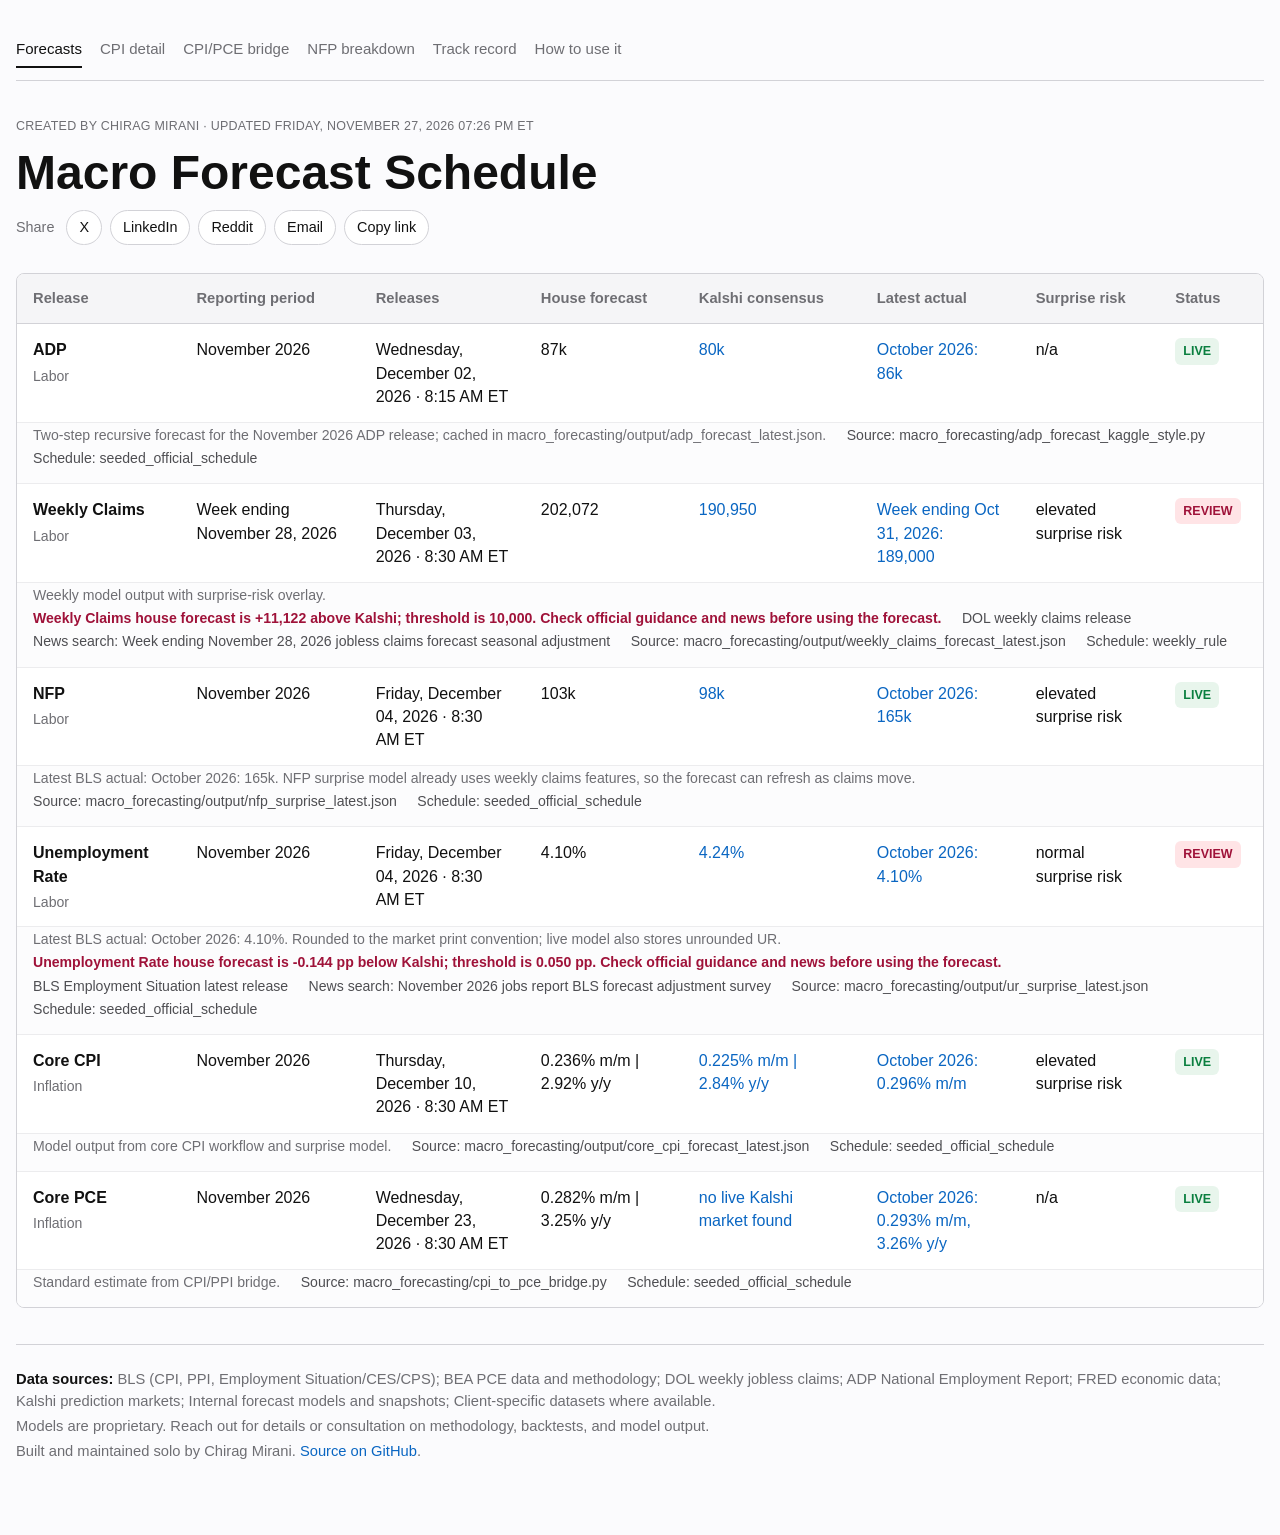
<file: docs/index.html>
<!doctype html>
<html lang="en">
  <head>
    <meta charset="utf-8">
    <meta name="viewport" content="width=device-width, initial-scale=1">
    <title>Next: ADP December 02, 2026 | Macro Forecast Schedule by Chirag Mirani</title>
    <meta name="description" content="Live US macro release calendar with house forecasts and Kalshi market consensus for Core CPI, Core PCE, NFP, ADP, Unemployment Rate, and Weekly Jobless Claims. Updated daily by Chirag Mirani.">
    <meta name="author" content="Chirag Mirani">
    <meta name="robots" content="index,follow,max-image-preview:large">
    <meta name="keywords" content="macro forecast, CPI forecast, NFP forecast, Kalshi consensus, Core PCE forecast, ADP forecast, jobless claims forecast, macro release calendar, economic data forecast">
    <link rel="canonical" href="https://chiragmirani.github.io/macro-dashboard/">

    <!-- Icons + PWA -->
    <link rel="icon" href="favicon.ico" sizes="any">
    <link rel="icon" type="image/png" sizes="32x32" href="favicon-32.png">
    <link rel="icon" type="image/png" sizes="192x192" href="favicon-192.png">
    <link rel="apple-touch-icon" href="apple-touch-icon.png">
    <link rel="manifest" href="manifest.webmanifest">
    <meta name="theme-color" content="#0a1628">
    <meta name="apple-mobile-web-app-title" content="MacroForecastbyCM">
    <meta name="application-name" content="MacroForecastbyCM">
    <meta name="apple-mobile-web-app-capable" content="yes">
    <meta name="apple-mobile-web-app-status-bar-style" content="black-translucent">

    <meta property="og:type" content="website">
    <meta property="og:title" content="Macro Forecast Schedule by Chirag Mirani">
    <meta property="og:description" content="House forecasts vs live Kalshi consensus for the week's biggest US macro releases â€” CPI, PCE, NFP, ADP, UR, jobless claims.">
    <meta property="og:url" content="https://chiragmirani.github.io/macro-dashboard/">
    <meta property="og:site_name" content="Chirag Mirani Macro Dashboard">
    <meta property="og:image" content="https://chiragmirani.github.io/macro-dashboard/social-preview.png">
    <meta property="og:image:width" content="1280">
    <meta property="og:image:height" content="640">
    <meta name="twitter:card" content="summary_large_image">
    <meta name="twitter:title" content="Macro Forecast Schedule by Chirag Mirani">
    <meta name="twitter:description" content="House forecasts vs live Kalshi consensus for upcoming US macro releases.">
    <meta name="twitter:image" content="https://chiragmirani.github.io/macro-dashboard/social-preview.png">
    <meta name="twitter:creator" content="@chirag_mirani1">

    <link rel="stylesheet" href="static/styles.css">

    <script type="application/ld+json">
    {
      "@context": "https://schema.org",
      "@graph": [
        {
          "@type": "WebSite",
          "@id": "https://chiragmirani.github.io/macro-dashboard/#website",
          "url": "https://chiragmirani.github.io/macro-dashboard/",
          "name": "Macro Forecast Schedule",
          "description": "Live US macro release schedule with house forecasts and Kalshi market consensus.",
          "author": {"@type": "Person", "name": "Chirag Mirani"}
        },
        {
          "@type": "Dataset",
          "name": "US Macro Release Forecasts and Kalshi Consensus",
          "description": "Per-release table of US macroeconomic data prints (Core CPI, Core PCE, NFP, ADP, Unemployment Rate, Weekly Jobless Claims) with house model forecasts, live Kalshi market-implied consensus, latest actual release values, and a model-estimated surprise-risk label.",
          "creator": {"@type": "Person", "name": "Chirag Mirani"},
          "license": "https://creativecommons.org/licenses/by/4.0/",
          "isAccessibleForFree": true,
          "url": "https://chiragmirani.github.io/macro-dashboard/",
          "distribution": [{
            "@type": "DataDownload",
            "encodingFormat": "application/json",
            "contentUrl": "https://chiragmirani.github.io/macro-dashboard/dashboard_data.json"
          }],
          "keywords": ["CPI", "PCE", "NFP", "ADP", "Unemployment Rate", "Jobless Claims", "Kalshi", "macro forecast"],
          "dateModified": "2026-11-27T19:26:36.023379-05:00"
,"variableMeasured": [
{"@type": "PropertyValue", "name": "ADP", "value": "87k", "unitText": "Labor"},{"@type": "PropertyValue", "name": "Weekly Claims", "value": "202,072", "unitText": "Labor"},{"@type": "PropertyValue", "name": "NFP", "value": "103k", "unitText": "Labor"},{"@type": "PropertyValue", "name": "Unemployment Rate", "value": "4.10%", "unitText": "Labor"},{"@type": "PropertyValue", "name": "Core CPI", "value": "0.236% m/m | 2.92% y/y", "unitText": "Inflation"},{"@type": "PropertyValue", "name": "Core PCE", "value": "0.282% m/m | 3.25% y/y", "unitText": "Inflation"}          ]        }
      ]
    }
    </script>
  </head>
  <body>
    <main>
      <nav class="topnav">
        <a href="./" class="active">Forecasts</a>
        <a href="cpi.html">CPI detail</a>
        <a href="cpi-pce-bridge.html">CPI/PCE bridge</a>
        <a href="nfp.html">NFP breakdown</a>
        <a href="track-record.html">Track record</a>
        <a href="how-to-use-macro-forecasts.html">How to use it</a>
      </nav>

      <section class="hero">
        <div class="hero-copy">
          <p class="eyebrow">Created by Chirag Mirani &middot; Updated Friday, November 27, 2026 07:26 PM ET</p>
          <h1>Macro Forecast Schedule</h1>
        </div>
      </section>

      <div class="share-row" data-share-url="https://chiragmirani.github.io/macro-dashboard/" data-share-text="Live US macro release schedule with house forecasts vs Kalshi consensus by @chirag_mirani1">
        <span class="share-label">Share</span>
        <a class="share-btn" target="_blank" rel="noopener"
           href="https://twitter.com/intent/tweet?url=https%3A%2F%2Fchiragmirani.github.io%2Fmacro-dashboard%2F&text=Live%20US%20macro%20release%20schedule%20with%20house%20forecasts%20vs%20Kalshi%20consensus%20by%20%40chirag_mirani1">X</a>
        <a class="share-btn" target="_blank" rel="noopener"
           href="https://www.linkedin.com/sharing/share-offsite/?url=https%3A%2F%2Fchiragmirani.github.io%2Fmacro-dashboard%2F">LinkedIn</a>
        <a class="share-btn" target="_blank" rel="noopener"
           href="https://www.reddit.com/submit?url=https%3A%2F%2Fchiragmirani.github.io%2Fmacro-dashboard%2F&title=Live%20US%20macro%20release%20schedule%20with%20house%20forecasts%20vs%20Kalshi%20consensus">Reddit</a>
        <a class="share-btn"
           href="mailto:?subject=Macro%20Forecast%20Schedule&body=Live%20US%20macro%20release%20schedule%20with%20house%20forecasts%20vs%20Kalshi%20consensus%3A%20https%3A%2F%2Fchiragmirani.github.io%2Fmacro-dashboard%2F">Email</a>
        <button type="button" class="share-btn share-copy" id="copy-link">Copy link</button>
      </div>

      <section class="table-section">
        <div class="table-wrap">
          <table>
            <caption class="sr-only">Upcoming US macroeconomic data releases with house forecasts, live Kalshi consensus, latest actual values, and surprise-risk labels.</caption>
            <thead>
              <tr>
                <th>Release</th>
                <th>Reporting period</th>
                <th>Releases</th>
                <th>House forecast</th>
                <th>Kalshi consensus</th>
                <th>Latest actual</th>
                <th title="Model-estimated probability that the print misses consensus by a wide margin. 'Elevated surprise risk' = high probability of a big miss; 'normal' = print likely lands near consensus.">Surprise risk</th>
                <th>Status</th>
              </tr>
            </thead>
            <tbody>
              <tr>
                <td data-label="Release">
                  <strong>ADP</strong>
                  <span class="subtle">Labor</span>
                </td>
                <td data-label="Reporting period">November 2026</td>
                <td data-label="Releases">Wednesday, December 02, 2026 &middot; 8:15 AM ET</td>
                <td data-label="House forecast">87k</td>
                <td data-label="Kalshi consensus">
                    <a href="https://kalshi.com/markets/kxadp-26nov" target="_blank" rel="noopener">80k</a>
                </td>
                <td data-label="Latest actual">
                    <a href="https://adpemploymentreport.com/" target="_blank" rel="noopener">October 2026: 86k</a>
                </td>
                <td data-label="Surprise risk">n/a</td>
                <td data-label="Status" class="col-status"><span class="status status-live">live</span></td>
              </tr>
              <tr class="detail-row">
                <td colspan="8">
                  <span class="detail">Two-step recursive forecast for the November 2026 ADP release; cached in macro_forecasting/output/adp_forecast_latest.json.</span>
                  <span class="detail source">Source: macro_forecasting/adp_forecast_kaggle_style.py</span>
                  <span class="detail source">Schedule: seeded_official_schedule</span>
                </td>
              </tr>
              <tr>
                <td data-label="Release">
                  <strong>Weekly Claims</strong>
                  <span class="subtle">Labor</span>
                </td>
                <td data-label="Reporting period">Week ending November 28, 2026</td>
                <td data-label="Releases">Thursday, December 03, 2026 &middot; 8:30 AM ET</td>
                <td data-label="House forecast">202,072</td>
                <td data-label="Kalshi consensus">
                    <a href="https://kalshi.com/markets/kxjoblessclaims-26dec03" target="_blank" rel="noopener">190,950</a>
                </td>
                <td data-label="Latest actual">
                    <a href="https://www.dol.gov/ui/data.pdf" target="_blank" rel="noopener">Week ending Oct 31, 2026: 189,000</a>
                </td>
                <td data-label="Surprise risk">elevated surprise risk</td>
                <td data-label="Status" class="col-status"><span class="status status-review">review</span></td>
              </tr>
              <tr class="detail-row">
                <td colspan="8">
                  <span class="detail">Weekly model output with surprise-risk overlay.</span>
                  <span class="detail review-note">Weekly Claims house forecast is +11,122 above Kalshi; threshold is 10,000. Check official guidance and news before using the forecast.</span>
                    <a class="detail source" href="https://www.dol.gov/ui/data.pdf" target="_blank" rel="noopener">DOL weekly claims release</a>
                    <a class="detail source" href="https://news.google.com/search?q=Week+ending+November+28%2C+2026+jobless+claims+forecast+seasonal+adjustment" target="_blank" rel="noopener">News search: Week ending November 28, 2026 jobless claims forecast seasonal adjustment</a>
                  <span class="detail source">Source: macro_forecasting/output/weekly_claims_forecast_latest.json</span>
                  <span class="detail source">Schedule: weekly_rule</span>
                </td>
              </tr>
              <tr>
                <td data-label="Release">
                  <strong>NFP</strong>
                  <span class="subtle">Labor</span>
                </td>
                <td data-label="Reporting period">November 2026</td>
                <td data-label="Releases">Friday, December 04, 2026 &middot; 8:30 AM ET</td>
                <td data-label="House forecast">103k</td>
                <td data-label="Kalshi consensus">
                    <a href="https://kalshi.com/markets/kxpayrolls-26nov" target="_blank" rel="noopener">98k</a>
                </td>
                <td data-label="Latest actual">
                    <a href="https://www.bls.gov/news.release/empsit.toc.htm" target="_blank" rel="noopener">October 2026: 165k</a>
                </td>
                <td data-label="Surprise risk">elevated surprise risk</td>
                <td data-label="Status" class="col-status"><span class="status status-live">live</span></td>
              </tr>
              <tr class="detail-row">
                <td colspan="8">
                  <span class="detail">Latest BLS actual: October 2026: 165k. NFP surprise model already uses weekly claims features, so the forecast can refresh as claims move.</span>
                  <span class="detail source">Source: macro_forecasting/output/nfp_surprise_latest.json</span>
                  <span class="detail source">Schedule: seeded_official_schedule</span>
                </td>
              </tr>
              <tr>
                <td data-label="Release">
                  <strong>Unemployment Rate</strong>
                  <span class="subtle">Labor</span>
                </td>
                <td data-label="Reporting period">November 2026</td>
                <td data-label="Releases">Friday, December 04, 2026 &middot; 8:30 AM ET</td>
                <td data-label="House forecast">4.10%</td>
                <td data-label="Kalshi consensus">
                    <a href="https://kalshi.com/markets/kxeconstatu3-26nov" target="_blank" rel="noopener">4.24%</a>
                </td>
                <td data-label="Latest actual">
                    <a href="https://www.bls.gov/news.release/empsit.toc.htm" target="_blank" rel="noopener">October 2026: 4.10%</a>
                </td>
                <td data-label="Surprise risk">normal surprise risk</td>
                <td data-label="Status" class="col-status"><span class="status status-review">review</span></td>
              </tr>
              <tr class="detail-row">
                <td colspan="8">
                  <span class="detail">Latest BLS actual: October 2026: 4.10%. Rounded to the market print convention; live model also stores unrounded UR.</span>
                  <span class="detail review-note">Unemployment Rate house forecast is -0.144 pp below Kalshi; threshold is 0.050 pp. Check official guidance and news before using the forecast.</span>
                    <a class="detail source" href="https://www.bls.gov/news.release/empsit.toc.htm" target="_blank" rel="noopener">BLS Employment Situation latest release</a>
                    <a class="detail source" href="https://news.google.com/search?q=November+2026+jobs+report+BLS+forecast+adjustment+survey" target="_blank" rel="noopener">News search: November 2026 jobs report BLS forecast adjustment survey</a>
                  <span class="detail source">Source: macro_forecasting/output/ur_surprise_latest.json</span>
                  <span class="detail source">Schedule: seeded_official_schedule</span>
                </td>
              </tr>
              <tr>
                <td data-label="Release">
                  <strong>Core CPI</strong>
                  <span class="subtle">Inflation</span>
                </td>
                <td data-label="Reporting period">November 2026</td>
                <td data-label="Releases">Thursday, December 10, 2026 &middot; 8:30 AM ET</td>
                <td data-label="House forecast">0.236% m/m | 2.92% y/y</td>
                <td data-label="Kalshi consensus">
                    <a href="https://kalshi.com/markets/kxeconstatcpicore-26nov" target="_blank" rel="noopener">0.225% m/m | 2.84% y/y</a>
                </td>
                <td data-label="Latest actual">
                    <a href="https://www.bls.gov/news.release/cpi.toc.htm" target="_blank" rel="noopener">October 2026: 0.296% m/m</a>
                </td>
                <td data-label="Surprise risk">elevated surprise risk</td>
                <td data-label="Status" class="col-status"><span class="status status-live">live</span></td>
              </tr>
              <tr class="detail-row">
                <td colspan="8">
                  <span class="detail">Model output from core CPI workflow and surprise model.</span>
                  <span class="detail source">Source: macro_forecasting/output/core_cpi_forecast_latest.json</span>
                  <span class="detail source">Schedule: seeded_official_schedule</span>
                </td>
              </tr>
              <tr>
                <td data-label="Release">
                  <strong>Core PCE</strong>
                  <span class="subtle">Inflation</span>
                </td>
                <td data-label="Reporting period">November 2026</td>
                <td data-label="Releases">Wednesday, December 23, 2026 &middot; 8:30 AM ET</td>
                <td data-label="House forecast">0.282% m/m | 3.25% y/y</td>
                <td data-label="Kalshi consensus">
                    <a href="https://kalshi.com/markets/kxpcecore-26dec" target="_blank" rel="noopener">no live Kalshi market found</a>
                </td>
                <td data-label="Latest actual">
                    <a href="https://www.bea.gov/data/personal-consumption-expenditures-price-index" target="_blank" rel="noopener">October 2026: 0.293% m/m, 3.26% y/y</a>
                </td>
                <td data-label="Surprise risk">n/a</td>
                <td data-label="Status" class="col-status"><span class="status status-live">live</span></td>
              </tr>
              <tr class="detail-row">
                <td colspan="8">
                  <span class="detail">Standard estimate from CPI/PPI bridge.</span>
                  <span class="detail source">Source: macro_forecasting/cpi_to_pce_bridge.py</span>
                  <span class="detail source">Schedule: seeded_official_schedule</span>
                </td>
              </tr>
            </tbody>
          </table>
        </div>
      </section>

      <script>
        (function () {
          var btn = document.getElementById('copy-link');
          if (!btn) return;
          var row = btn.closest('.share-row');
          var url = row && row.dataset.shareUrl ? row.dataset.shareUrl : window.location.href;
          var label = btn.textContent;
          btn.addEventListener('click', function () {
            navigator.clipboard.writeText(url).then(function () {
              btn.textContent = 'Copied';
              setTimeout(function () { btn.textContent = label; }, 1500);
            });
          });
        })();
      </script>

      <footer class="site-foot">
        <p><strong>Data sources:</strong> BLS (CPI, PPI, Employment Situation/CES/CPS); BEA PCE data and methodology; DOL weekly jobless claims; ADP National Employment Report; FRED economic data; Kalshi prediction markets; Internal forecast models and snapshots; Client-specific datasets where available.</p>
        <p>Models are proprietary. Reach out for details or consultation on methodology, backtests, and model output.</p>
        <p class="muted">Built and maintained solo by Chirag Mirani. <a href="https://github.com/ChiragMirani/macro-dashboard" target="_blank" rel="noopener">Source on GitHub</a>.</p>
      </footer>
    </main>
  </body>
</html>
</file>
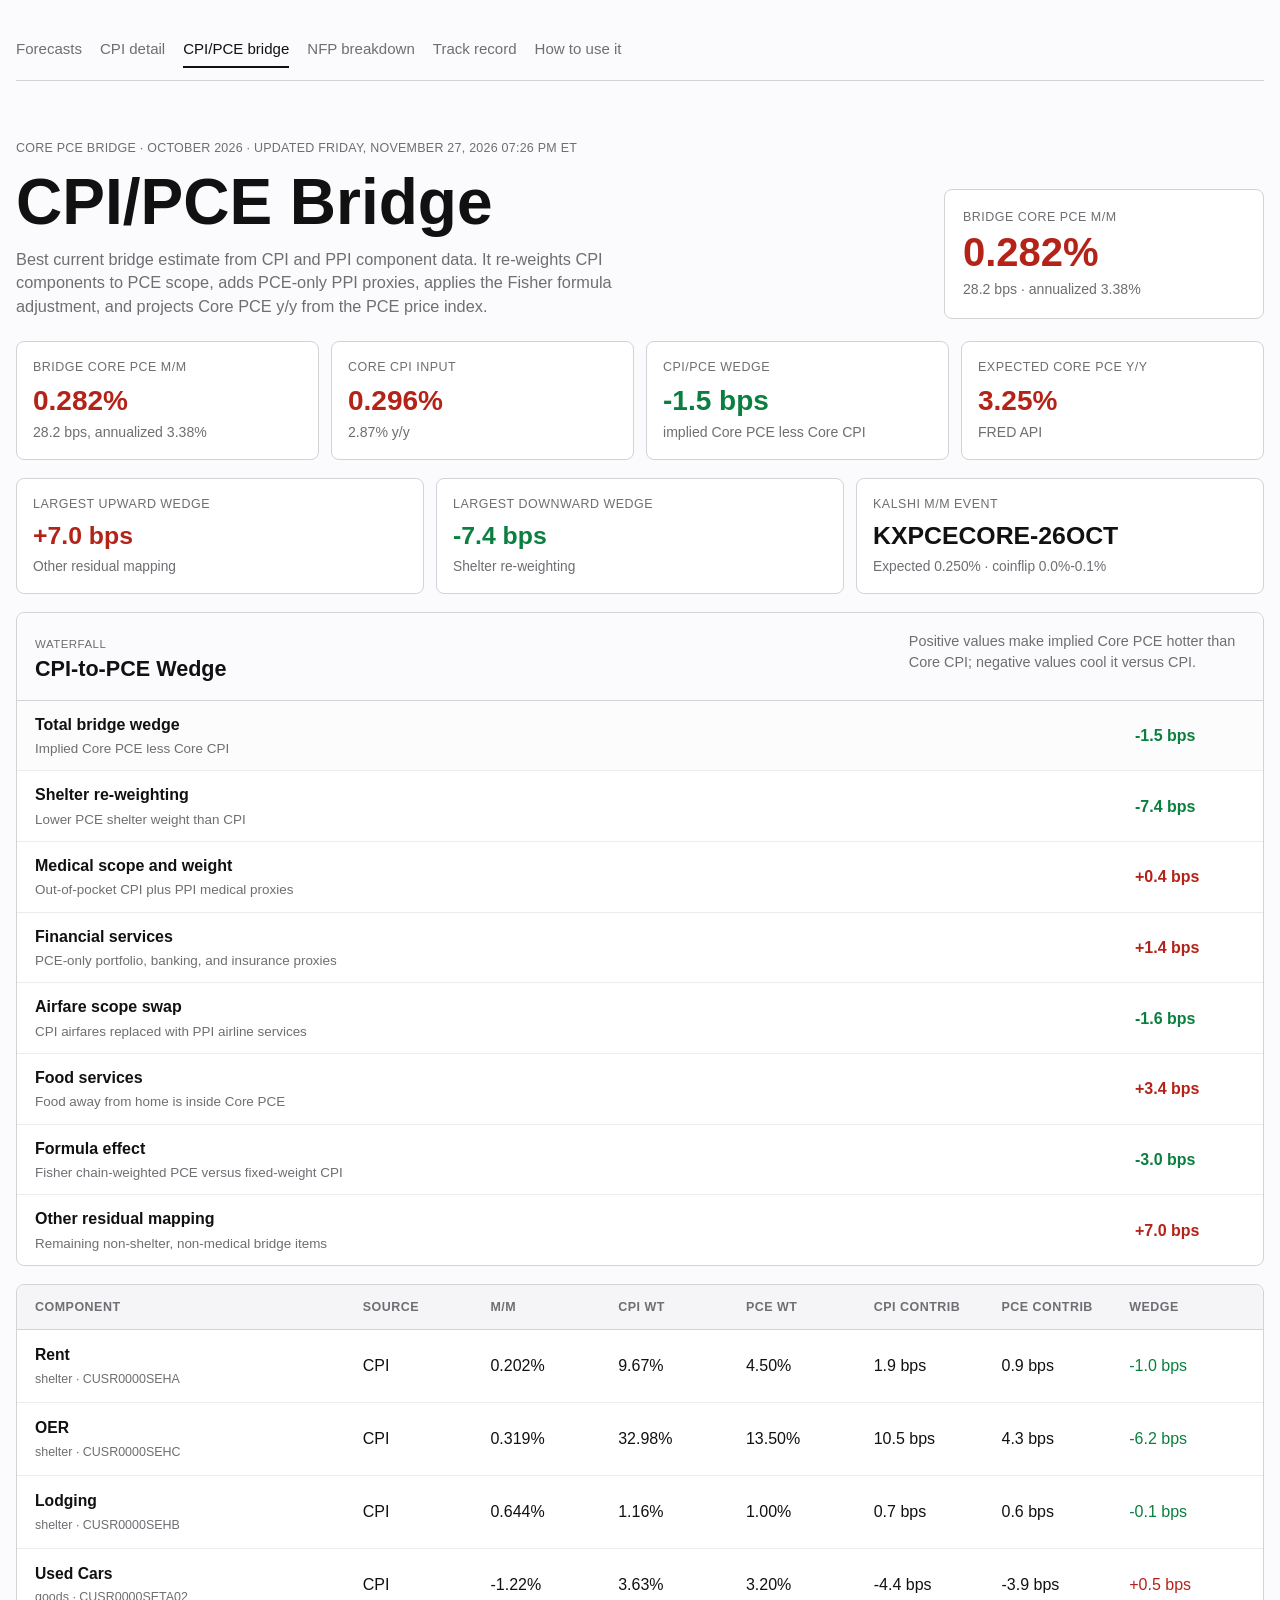
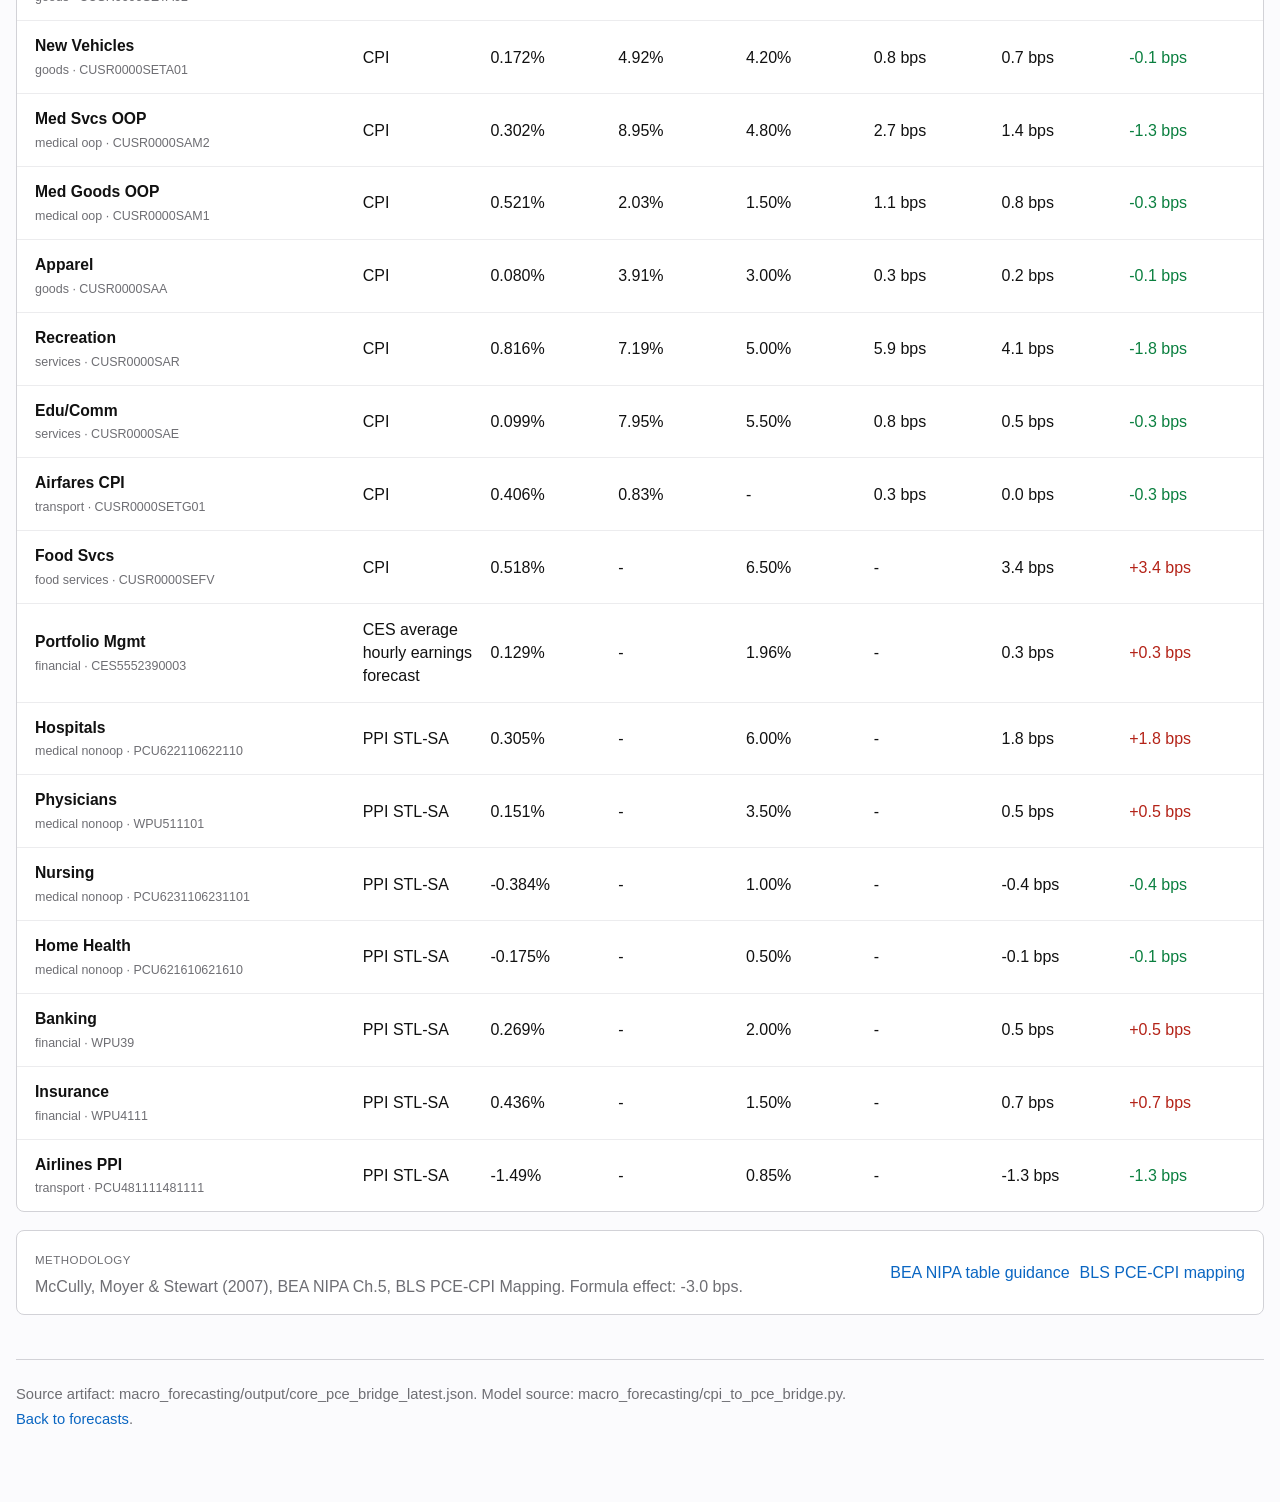
<file: docs/cpi-pce-bridge.html>
<!doctype html>
<html lang="en">
  <head>
    <meta charset="utf-8">
    <meta name="viewport" content="width=device-width, initial-scale=1">
    <title>CPI/PCE Bridge | Macro Forecast Schedule by Chirag Mirani</title>
    <meta name="description" content="Core PCE bridge from CPI and PPI components, including CPI-to-PCE wedge decomposition, component weights, and expected Core PCE y/y.">
    <meta name="author" content="Chirag Mirani">
    <meta name="robots" content="index,follow,max-image-preview:large">
    <link rel="canonical" href="https://chiragmirani.github.io/macro-dashboard/cpi-pce-bridge.html">
    <link rel="icon" href="favicon.ico" sizes="any">
    <link rel="icon" type="image/png" sizes="32x32" href="favicon-32.png">
    <link rel="apple-touch-icon" href="apple-touch-icon.png">
    <meta name="theme-color" content="#0a1628">
    <meta property="og:type" content="website">
    <meta property="og:title" content="CPI/PCE Bridge">
    <meta property="og:description" content="Core PCE bridge from CPI and PPI components with wedge decomposition and component contribution detail.">
    <meta property="og:url" content="https://chiragmirani.github.io/macro-dashboard/cpi-pce-bridge.html">
    <meta property="og:site_name" content="Chirag Mirani Macro Dashboard">
    <meta property="og:image" content="https://chiragmirani.github.io/macro-dashboard/social-preview.png">
    <meta name="twitter:card" content="summary_large_image">
    <meta name="twitter:title" content="CPI/PCE Bridge">
    <meta name="twitter:description" content="Core PCE bridge from CPI and PPI components with wedge decomposition and component contribution detail.">
    <meta name="twitter:image" content="https://chiragmirani.github.io/macro-dashboard/social-preview.png">
    <link rel="stylesheet" href="static/styles.css">
  </head>
  <body>
    <main>
      <nav class="topnav">
        <a href="./">Forecasts</a>
        <a href="cpi.html">CPI detail</a>
        <a href="cpi-pce-bridge.html" class="active">CPI/PCE bridge</a>
        <a href="nfp.html">NFP breakdown</a>
        <a href="track-record.html">Track record</a>
        <a href="how-to-use-macro-forecasts.html">How to use it</a>
      </nav>

      <section class="bridge-section" aria-labelledby="bridge-title">
        <div class="nfp-breakdown-hero bridge-hero">
          <div>
            <p class="eyebrow">Core PCE bridge &middot; October 2026 &middot; Updated Friday, November 27, 2026 07:26 PM ET</p>
            <h1 id="bridge-title">CPI/PCE Bridge</h1>
            <p>Best current bridge estimate from CPI and PPI component data. It re-weights CPI components to PCE scope, adds PCE-only PPI proxies, applies the Fisher formula adjustment, and projects Core PCE y/y from the PCE price index.</p>
          </div>
          <div class="nfp-headline-stat bridge-headline-stat">
            <span>Bridge Core PCE m/m</span>
            <strong class="bridge-hot">0.282%</strong>
            <small>28.2 bps &middot; annualized 3.38%</small>
          </div>
        </div>

        <div class="nfp-stat-grid bridge-stat-grid">
          <div class="nfp-stat-card">
            <span>Bridge Core PCE m/m</span>
            <strong class="bridge-hot">0.282%</strong>
            <small>28.2 bps, annualized 3.38%</small>
          </div>
          <div class="nfp-stat-card">
            <span>Core CPI input</span>
            <strong class="bridge-hot">0.296%</strong>
            <small>2.87% y/y</small>
          </div>
          <div class="nfp-stat-card">
            <span>CPI/PCE wedge</span>
            <strong class="bridge-cool">-1.5 bps</strong>
            <small>implied Core PCE less Core CPI</small>
          </div>
          <div class="nfp-stat-card">
            <span>Expected Core PCE y/y</span>
            <strong class="bridge-hot">3.25%</strong>
            <small>FRED API</small>
          </div>
        </div>

        <div class="cpi-insight-grid bridge-insight-grid">
          <div class="cpi-insight-card">
            <span>Largest upward wedge</span>
            <strong class="bridge-hot">+7.0 bps</strong>
            <small>Other residual mapping</small>
          </div>
          <div class="cpi-insight-card">
            <span>Largest downward wedge</span>
            <strong class="bridge-cool">-7.4 bps</strong>
            <small>Shelter re-weighting</small>
          </div>
          <div class="cpi-insight-card">
            <span>Kalshi m/m event</span>
            <strong>KXPCECORE-26OCT</strong>
            <small>Expected 0.250% &middot; coinflip 0.0%-0.1%</small>
          </div>
        </div>

        <div class="bridge-panel">
          <div class="bridge-panel-title">
            <div>
              <span class="summary-label">Waterfall</span>
              <h2>CPI-to-PCE Wedge</h2>
            </div>
            <p>Positive values make implied Core PCE hotter than Core CPI; negative values cool it versus CPI.</p>
          </div>
          <div class="bridge-waterfall">
            <div class="bridge-waterfall-row bridge-waterfall-row-total">
              <div>
                <strong>Total bridge wedge</strong>
                <span>Implied Core PCE less Core CPI</span>
              </div>
              <strong class="bridge-cool">-1.5 bps</strong>
            </div>
            <div class="bridge-waterfall-row">
              <div>
                <strong>Shelter re-weighting</strong>
                <span>Lower PCE shelter weight than CPI</span>
              </div>
              <strong class="bridge-cool">-7.4 bps</strong>
            </div>
            <div class="bridge-waterfall-row">
              <div>
                <strong>Medical scope and weight</strong>
                <span>Out-of-pocket CPI plus PPI medical proxies</span>
              </div>
              <strong class="bridge-hot">+0.4 bps</strong>
            </div>
            <div class="bridge-waterfall-row">
              <div>
                <strong>Financial services</strong>
                <span>PCE-only portfolio, banking, and insurance proxies</span>
              </div>
              <strong class="bridge-hot">+1.4 bps</strong>
            </div>
            <div class="bridge-waterfall-row">
              <div>
                <strong>Airfare scope swap</strong>
                <span>CPI airfares replaced with PPI airline services</span>
              </div>
              <strong class="bridge-cool">-1.6 bps</strong>
            </div>
            <div class="bridge-waterfall-row">
              <div>
                <strong>Food services</strong>
                <span>Food away from home is inside Core PCE</span>
              </div>
              <strong class="bridge-hot">+3.4 bps</strong>
            </div>
            <div class="bridge-waterfall-row">
              <div>
                <strong>Formula effect</strong>
                <span>Fisher chain-weighted PCE versus fixed-weight CPI</span>
              </div>
              <strong class="bridge-cool">-3.0 bps</strong>
            </div>
            <div class="bridge-waterfall-row">
              <div>
                <strong>Other residual mapping</strong>
                <span>Remaining non-shelter, non-medical bridge items</span>
              </div>
              <strong class="bridge-hot">+7.0 bps</strong>
            </div>
          </div>
        </div>

        <div class="bridge-table-panel">
          <div class="bridge-table-head">
            <span>Component</span>
            <span>Source</span>
            <span>m/m</span>
            <span>CPI wt</span>
            <span>PCE wt</span>
            <span>CPI contrib</span>
            <span>PCE contrib</span>
            <span>Wedge</span>
          </div>
          <div class="bridge-table-row">
            <div class="nfp-sector-name">
              <strong>Rent</strong>
              <span>shelter &middot; CUSR0000SEHA</span>
            </div>
            <div data-label="Source">CPI</div>
            <div data-label="m/m">0.202%</div>
            <div data-label="CPI wt">9.67%</div>
            <div data-label="PCE wt">4.50%</div>
            <div data-label="CPI contrib">1.9 bps</div>
            <div data-label="PCE contrib">0.9 bps</div>
            <div data-label="Wedge"><span class="bridge-cool">-1.0 bps</span></div>
          </div>
          <div class="bridge-table-row">
            <div class="nfp-sector-name">
              <strong>OER</strong>
              <span>shelter &middot; CUSR0000SEHC</span>
            </div>
            <div data-label="Source">CPI</div>
            <div data-label="m/m">0.319%</div>
            <div data-label="CPI wt">32.98%</div>
            <div data-label="PCE wt">13.50%</div>
            <div data-label="CPI contrib">10.5 bps</div>
            <div data-label="PCE contrib">4.3 bps</div>
            <div data-label="Wedge"><span class="bridge-cool">-6.2 bps</span></div>
          </div>
          <div class="bridge-table-row">
            <div class="nfp-sector-name">
              <strong>Lodging</strong>
              <span>shelter &middot; CUSR0000SEHB</span>
            </div>
            <div data-label="Source">CPI</div>
            <div data-label="m/m">0.644%</div>
            <div data-label="CPI wt">1.16%</div>
            <div data-label="PCE wt">1.00%</div>
            <div data-label="CPI contrib">0.7 bps</div>
            <div data-label="PCE contrib">0.6 bps</div>
            <div data-label="Wedge"><span class="bridge-cool">-0.1 bps</span></div>
          </div>
          <div class="bridge-table-row">
            <div class="nfp-sector-name">
              <strong>Used Cars</strong>
              <span>goods &middot; CUSR0000SETA02</span>
            </div>
            <div data-label="Source">CPI</div>
            <div data-label="m/m">-1.22%</div>
            <div data-label="CPI wt">3.63%</div>
            <div data-label="PCE wt">3.20%</div>
            <div data-label="CPI contrib">-4.4 bps</div>
            <div data-label="PCE contrib">-3.9 bps</div>
            <div data-label="Wedge"><span class="bridge-hot">+0.5 bps</span></div>
          </div>
          <div class="bridge-table-row">
            <div class="nfp-sector-name">
              <strong>New Vehicles</strong>
              <span>goods &middot; CUSR0000SETA01</span>
            </div>
            <div data-label="Source">CPI</div>
            <div data-label="m/m">0.172%</div>
            <div data-label="CPI wt">4.92%</div>
            <div data-label="PCE wt">4.20%</div>
            <div data-label="CPI contrib">0.8 bps</div>
            <div data-label="PCE contrib">0.7 bps</div>
            <div data-label="Wedge"><span class="bridge-cool">-0.1 bps</span></div>
          </div>
          <div class="bridge-table-row">
            <div class="nfp-sector-name">
              <strong>Med Svcs OOP</strong>
              <span>medical oop &middot; CUSR0000SAM2</span>
            </div>
            <div data-label="Source">CPI</div>
            <div data-label="m/m">0.302%</div>
            <div data-label="CPI wt">8.95%</div>
            <div data-label="PCE wt">4.80%</div>
            <div data-label="CPI contrib">2.7 bps</div>
            <div data-label="PCE contrib">1.4 bps</div>
            <div data-label="Wedge"><span class="bridge-cool">-1.3 bps</span></div>
          </div>
          <div class="bridge-table-row">
            <div class="nfp-sector-name">
              <strong>Med Goods OOP</strong>
              <span>medical oop &middot; CUSR0000SAM1</span>
            </div>
            <div data-label="Source">CPI</div>
            <div data-label="m/m">0.521%</div>
            <div data-label="CPI wt">2.03%</div>
            <div data-label="PCE wt">1.50%</div>
            <div data-label="CPI contrib">1.1 bps</div>
            <div data-label="PCE contrib">0.8 bps</div>
            <div data-label="Wedge"><span class="bridge-cool">-0.3 bps</span></div>
          </div>
          <div class="bridge-table-row">
            <div class="nfp-sector-name">
              <strong>Apparel</strong>
              <span>goods &middot; CUSR0000SAA</span>
            </div>
            <div data-label="Source">CPI</div>
            <div data-label="m/m">0.080%</div>
            <div data-label="CPI wt">3.91%</div>
            <div data-label="PCE wt">3.00%</div>
            <div data-label="CPI contrib">0.3 bps</div>
            <div data-label="PCE contrib">0.2 bps</div>
            <div data-label="Wedge"><span class="bridge-cool">-0.1 bps</span></div>
          </div>
          <div class="bridge-table-row">
            <div class="nfp-sector-name">
              <strong>Recreation</strong>
              <span>services &middot; CUSR0000SAR</span>
            </div>
            <div data-label="Source">CPI</div>
            <div data-label="m/m">0.816%</div>
            <div data-label="CPI wt">7.19%</div>
            <div data-label="PCE wt">5.00%</div>
            <div data-label="CPI contrib">5.9 bps</div>
            <div data-label="PCE contrib">4.1 bps</div>
            <div data-label="Wedge"><span class="bridge-cool">-1.8 bps</span></div>
          </div>
          <div class="bridge-table-row">
            <div class="nfp-sector-name">
              <strong>Edu/Comm</strong>
              <span>services &middot; CUSR0000SAE</span>
            </div>
            <div data-label="Source">CPI</div>
            <div data-label="m/m">0.099%</div>
            <div data-label="CPI wt">7.95%</div>
            <div data-label="PCE wt">5.50%</div>
            <div data-label="CPI contrib">0.8 bps</div>
            <div data-label="PCE contrib">0.5 bps</div>
            <div data-label="Wedge"><span class="bridge-cool">-0.3 bps</span></div>
          </div>
          <div class="bridge-table-row">
            <div class="nfp-sector-name">
              <strong>Airfares CPI</strong>
              <span>transport &middot; CUSR0000SETG01</span>
            </div>
            <div data-label="Source">CPI</div>
            <div data-label="m/m">0.406%</div>
            <div data-label="CPI wt">0.83%</div>
            <div data-label="PCE wt">-</div>
            <div data-label="CPI contrib">0.3 bps</div>
            <div data-label="PCE contrib">0.0 bps</div>
            <div data-label="Wedge"><span class="bridge-cool">-0.3 bps</span></div>
          </div>
          <div class="bridge-table-row">
            <div class="nfp-sector-name">
              <strong>Food Svcs</strong>
              <span>food services &middot; CUSR0000SEFV</span>
            </div>
            <div data-label="Source">CPI</div>
            <div data-label="m/m">0.518%</div>
            <div data-label="CPI wt">-</div>
            <div data-label="PCE wt">6.50%</div>
            <div data-label="CPI contrib">-</div>
            <div data-label="PCE contrib">3.4 bps</div>
            <div data-label="Wedge"><span class="bridge-hot">+3.4 bps</span></div>
          </div>
          <div class="bridge-table-row">
            <div class="nfp-sector-name">
              <strong>Portfolio Mgmt</strong>
              <span>financial &middot; CES5552390003</span>
            </div>
            <div data-label="Source">CES average hourly earnings forecast</div>
            <div data-label="m/m">0.129%</div>
            <div data-label="CPI wt">-</div>
            <div data-label="PCE wt">1.96%</div>
            <div data-label="CPI contrib">-</div>
            <div data-label="PCE contrib">0.3 bps</div>
            <div data-label="Wedge"><span class="bridge-hot">+0.3 bps</span></div>
          </div>
          <div class="bridge-table-row">
            <div class="nfp-sector-name">
              <strong>Hospitals</strong>
              <span>medical nonoop &middot; PCU622110622110</span>
            </div>
            <div data-label="Source">PPI STL-SA</div>
            <div data-label="m/m">0.305%</div>
            <div data-label="CPI wt">-</div>
            <div data-label="PCE wt">6.00%</div>
            <div data-label="CPI contrib">-</div>
            <div data-label="PCE contrib">1.8 bps</div>
            <div data-label="Wedge"><span class="bridge-hot">+1.8 bps</span></div>
          </div>
          <div class="bridge-table-row">
            <div class="nfp-sector-name">
              <strong>Physicians</strong>
              <span>medical nonoop &middot; WPU511101</span>
            </div>
            <div data-label="Source">PPI STL-SA</div>
            <div data-label="m/m">0.151%</div>
            <div data-label="CPI wt">-</div>
            <div data-label="PCE wt">3.50%</div>
            <div data-label="CPI contrib">-</div>
            <div data-label="PCE contrib">0.5 bps</div>
            <div data-label="Wedge"><span class="bridge-hot">+0.5 bps</span></div>
          </div>
          <div class="bridge-table-row">
            <div class="nfp-sector-name">
              <strong>Nursing</strong>
              <span>medical nonoop &middot; PCU6231106231101</span>
            </div>
            <div data-label="Source">PPI STL-SA</div>
            <div data-label="m/m">-0.384%</div>
            <div data-label="CPI wt">-</div>
            <div data-label="PCE wt">1.00%</div>
            <div data-label="CPI contrib">-</div>
            <div data-label="PCE contrib">-0.4 bps</div>
            <div data-label="Wedge"><span class="bridge-cool">-0.4 bps</span></div>
          </div>
          <div class="bridge-table-row">
            <div class="nfp-sector-name">
              <strong>Home Health</strong>
              <span>medical nonoop &middot; PCU621610621610</span>
            </div>
            <div data-label="Source">PPI STL-SA</div>
            <div data-label="m/m">-0.175%</div>
            <div data-label="CPI wt">-</div>
            <div data-label="PCE wt">0.50%</div>
            <div data-label="CPI contrib">-</div>
            <div data-label="PCE contrib">-0.1 bps</div>
            <div data-label="Wedge"><span class="bridge-cool">-0.1 bps</span></div>
          </div>
          <div class="bridge-table-row">
            <div class="nfp-sector-name">
              <strong>Banking</strong>
              <span>financial &middot; WPU39</span>
            </div>
            <div data-label="Source">PPI STL-SA</div>
            <div data-label="m/m">0.269%</div>
            <div data-label="CPI wt">-</div>
            <div data-label="PCE wt">2.00%</div>
            <div data-label="CPI contrib">-</div>
            <div data-label="PCE contrib">0.5 bps</div>
            <div data-label="Wedge"><span class="bridge-hot">+0.5 bps</span></div>
          </div>
          <div class="bridge-table-row">
            <div class="nfp-sector-name">
              <strong>Insurance</strong>
              <span>financial &middot; WPU4111</span>
            </div>
            <div data-label="Source">PPI STL-SA</div>
            <div data-label="m/m">0.436%</div>
            <div data-label="CPI wt">-</div>
            <div data-label="PCE wt">1.50%</div>
            <div data-label="CPI contrib">-</div>
            <div data-label="PCE contrib">0.7 bps</div>
            <div data-label="Wedge"><span class="bridge-hot">+0.7 bps</span></div>
          </div>
          <div class="bridge-table-row">
            <div class="nfp-sector-name">
              <strong>Airlines PPI</strong>
              <span>transport &middot; PCU481111481111</span>
            </div>
            <div data-label="Source">PPI STL-SA</div>
            <div data-label="m/m">-1.49%</div>
            <div data-label="CPI wt">-</div>
            <div data-label="PCE wt">0.85%</div>
            <div data-label="CPI contrib">-</div>
            <div data-label="PCE contrib">-1.3 bps</div>
            <div data-label="Wedge"><span class="bridge-cool">-1.3 bps</span></div>
          </div>
        </div>

        <div class="bridge-method-panel">
          <div>
            <span class="summary-label">Methodology</span>
            <p>McCully, Moyer &amp; Stewart (2007), BEA NIPA Ch.5, BLS PCE-CPI Mapping. Formula effect: -3.0 bps.</p>
          </div>
          <div class="bridge-method-links">
            <a href="https://www.bea.gov/help/faq/555" target="_blank" rel="noopener">BEA NIPA table guidance</a>
            <a href="https://www.bls.gov/cpi/additional-resources/pce-cpi-code-mapping.htm" target="_blank" rel="noopener">BLS PCE-CPI mapping</a>
          </div>
        </div>
      </section>

      <footer class="site-foot">
        <p>Source artifact: macro_forecasting/output/core_pce_bridge_latest.json. Model source: macro_forecasting/cpi_to_pce_bridge.py.</p>
        <p class="muted"><a href="./">Back to forecasts</a>.</p>
      </footer>
    </main>
  </body>
</html>
</file>
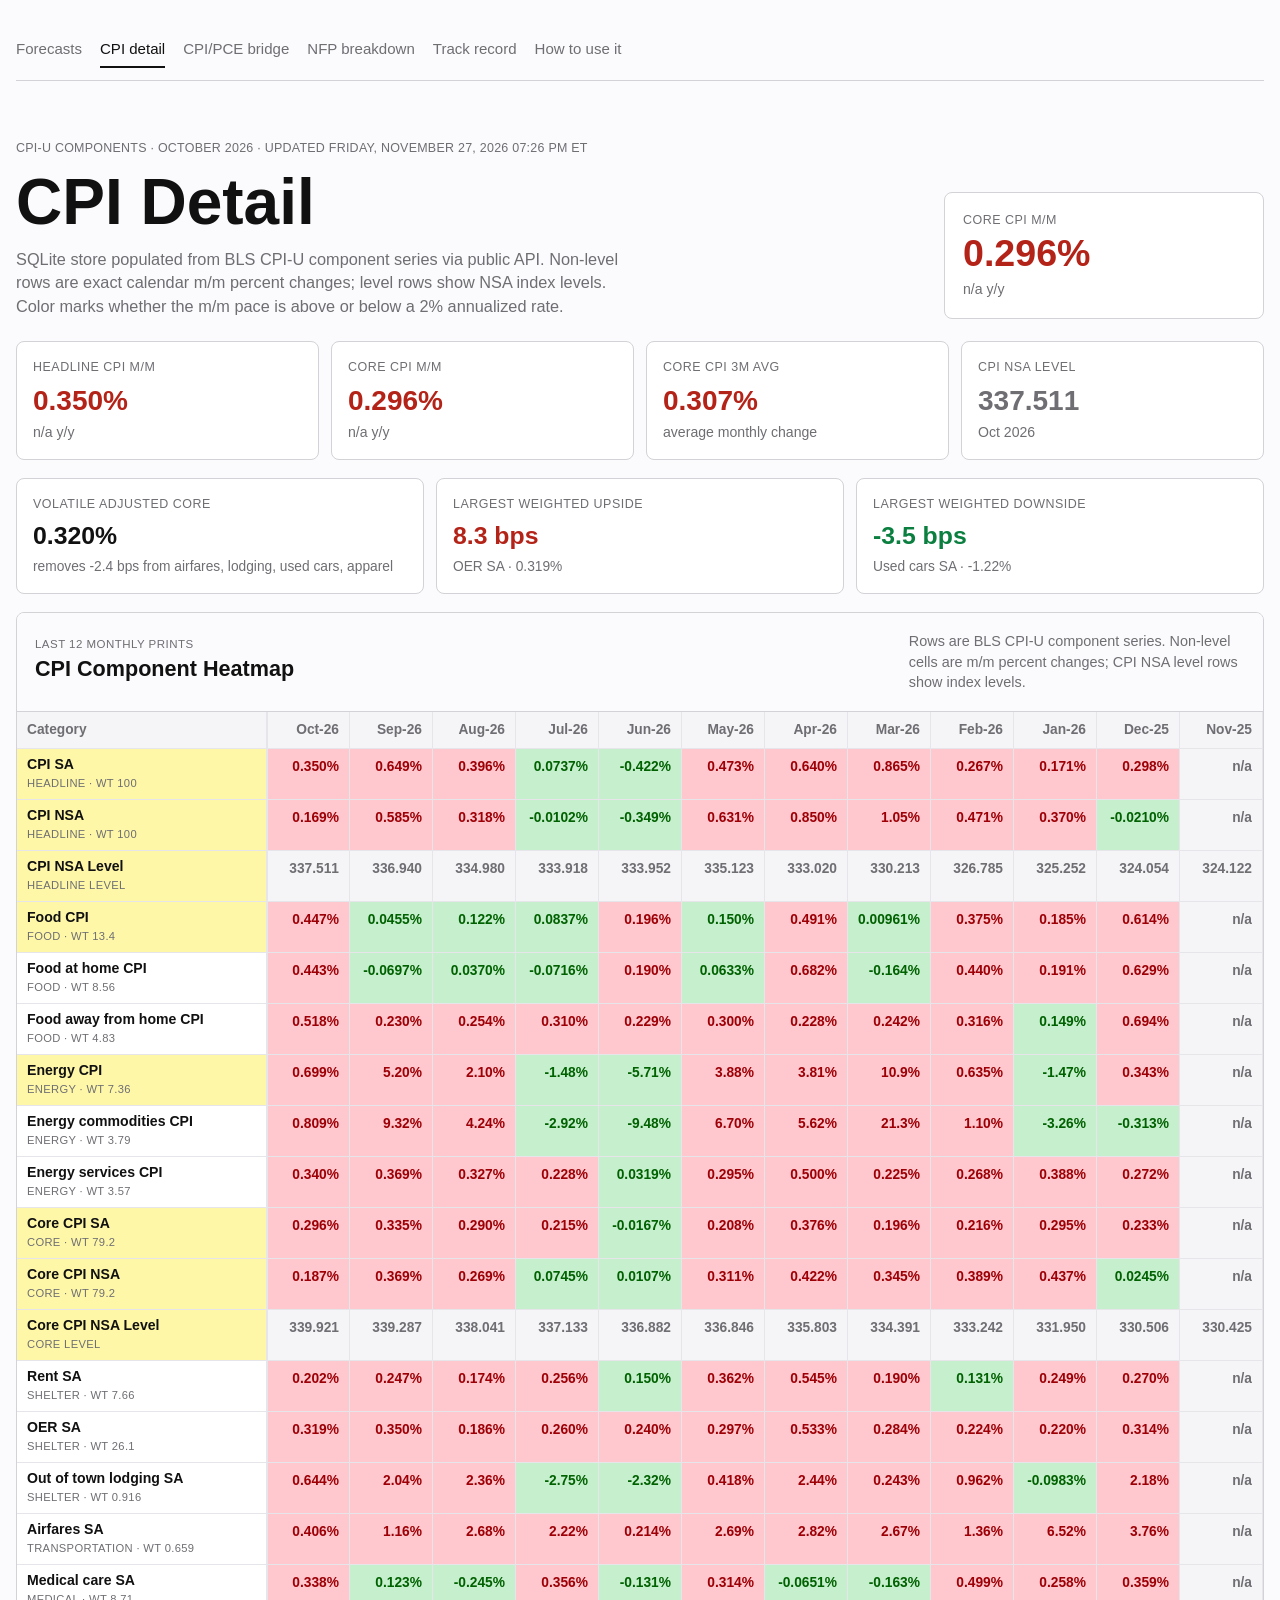
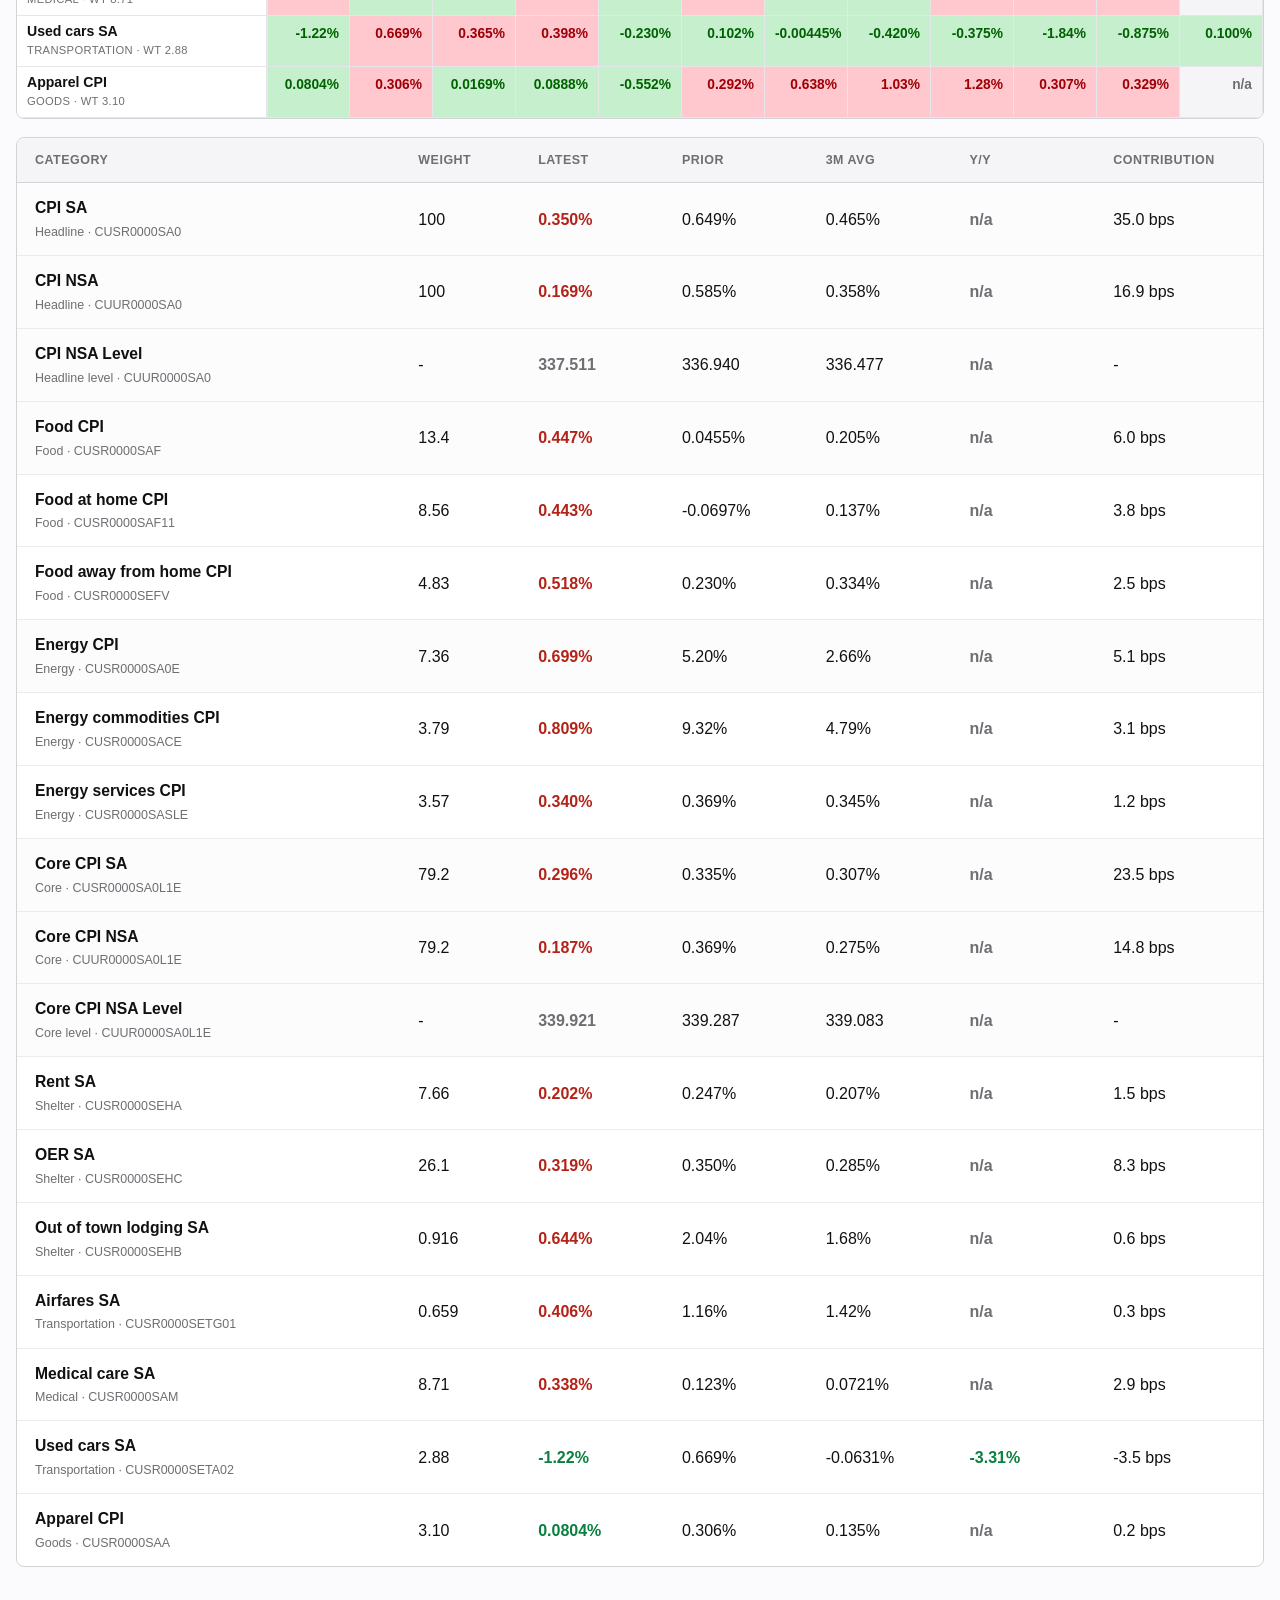
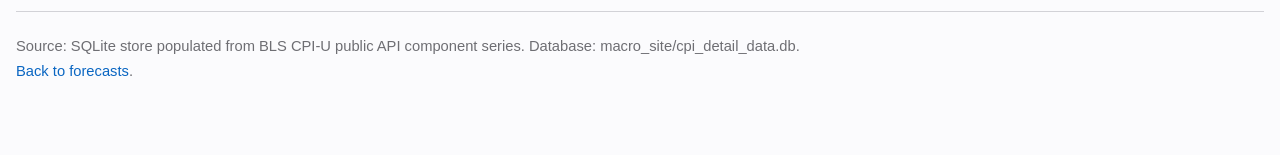
<file: docs/cpi.html>
<!doctype html>
<html lang="en">
  <head>
    <meta charset="utf-8">
    <meta name="viewport" content="width=device-width, initial-scale=1">
    <title>CPI Detail Breakdown | Macro Forecast Schedule by Chirag Mirani</title>
    <meta name="description" content="BLS CPI-U component detail with last 12 months of m/m changes, y/y changes, weights, and weighted contribution in basis points.">
    <meta name="author" content="Chirag Mirani">
    <meta name="robots" content="index,follow,max-image-preview:large">
    <link rel="canonical" href="https://chiragmirani.github.io/macro-dashboard/cpi.html">
    <link rel="icon" href="favicon.ico" sizes="any">
    <link rel="icon" type="image/png" sizes="32x32" href="favicon-32.png">
    <link rel="apple-touch-icon" href="apple-touch-icon.png">
    <meta name="theme-color" content="#0a1628">
    <meta property="og:type" content="website">
    <meta property="og:title" content="CPI Detail Breakdown">
    <meta property="og:description" content="BLS CPI component heatmap with m/m, y/y, weights, and weighted contribution in basis points.">
    <meta property="og:url" content="https://chiragmirani.github.io/macro-dashboard/cpi.html">
    <meta property="og:site_name" content="Chirag Mirani Macro Dashboard">
    <meta property="og:image" content="https://chiragmirani.github.io/macro-dashboard/social-preview.png">
    <meta name="twitter:card" content="summary_large_image">
    <meta name="twitter:title" content="CPI Detail Breakdown">
    <meta name="twitter:description" content="BLS CPI component heatmap with m/m, y/y, weights, and weighted contribution in basis points.">
    <meta name="twitter:image" content="https://chiragmirani.github.io/macro-dashboard/social-preview.png">
    <link rel="stylesheet" href="static/styles.css">
  </head>
  <body>
    <main>
      <nav class="topnav">
        <a href="./">Forecasts</a>
        <a href="cpi.html" class="active">CPI detail</a>
        <a href="cpi-pce-bridge.html">CPI/PCE bridge</a>
        <a href="nfp.html">NFP breakdown</a>
        <a href="track-record.html">Track record</a>
        <a href="how-to-use-macro-forecasts.html">How to use it</a>
      </nav>

      <section class="cpi-detail-section" aria-labelledby="cpi-detail-title">
        <div class="nfp-breakdown-hero cpi-detail-hero">
          <div>
            <p class="eyebrow">CPI-U components &middot; October 2026 &middot; Updated Friday, November 27, 2026 07:26 PM ET</p>
            <h1 id="cpi-detail-title">CPI Detail</h1>
            <p>SQLite store populated from BLS CPI-U component series via public API. Non-level rows are exact calendar m/m percent changes; level rows show NSA index levels. Color marks whether the m/m pace is above or below a 2% annualized rate.</p>
          </div>
          <div class="nfp-headline-stat">
            <span>Core CPI m/m</span>
            <strong class="negative">0.296%</strong>
            <small>n/a y/y</small>
          </div>
        </div>

        <div class="nfp-stat-grid">
          <div class="nfp-stat-card">
            <span>Headline CPI m/m</span>
            <strong class="negative">0.350%</strong>
            <small>n/a y/y</small>
          </div>
          <div class="nfp-stat-card">
            <span>Core CPI m/m</span>
            <strong class="negative">0.296%</strong>
            <small>n/a y/y</small>
          </div>
          <div class="nfp-stat-card">
            <span>Core CPI 3M avg</span>
            <strong class="negative">0.307%</strong>
            <small>average monthly change</small>
          </div>
          <div class="nfp-stat-card">
            <span>CPI NSA level</span>
            <strong class="flat">337.511</strong>
            <small>Oct 2026</small>
          </div>
        </div>

        <div class="cpi-insight-grid">
          <div class="cpi-insight-card">
            <span>Volatile adjusted core</span>
            <strong>0.320%</strong>
            <small>removes -2.4 bps from airfares, lodging, used cars, apparel</small>
          </div>
          <div class="cpi-insight-card">
            <span>Largest weighted upside</span>
            <strong class="negative">8.3 bps</strong>
            <small>OER SA &middot; 0.319%</small>
          </div>
          <div class="cpi-insight-card">
            <span>Largest weighted downside</span>
            <strong class="positive">-3.5 bps</strong>
            <small>Used cars SA &middot; -1.22%</small>
          </div>
        </div>

        <div class="nfp-history-panel cpi-history-panel">
          <div class="nfp-history-title">
            <div>
              <span class="summary-label">Last 12 monthly prints</span>
              <h2>CPI Component Heatmap</h2>
            </div>
            <p>Rows are BLS CPI-U component series. Non-level cells are m/m percent changes; CPI NSA level rows show index levels.</p>
          </div>
          <div class="nfp-history-scroll" role="region" aria-label="Last 12 months of CPI component changes">
            <div class="nfp-history-grid cpi-history-grid" style="grid-template-columns: minmax(250px, 1.25fr) repeat(12, minmax(74px, 1fr));">
              <div class="nfp-history-header nfp-history-sticky">Category</div>
              <div class="nfp-history-header">Oct-26</div>
              <div class="nfp-history-header">Sep-26</div>
              <div class="nfp-history-header">Aug-26</div>
              <div class="nfp-history-header">Jul-26</div>
              <div class="nfp-history-header">Jun-26</div>
              <div class="nfp-history-header">May-26</div>
              <div class="nfp-history-header">Apr-26</div>
              <div class="nfp-history-header">Mar-26</div>
              <div class="nfp-history-header">Feb-26</div>
              <div class="nfp-history-header">Jan-26</div>
              <div class="nfp-history-header">Dec-25</div>
              <div class="nfp-history-header">Nov-25</div>
              <div class="nfp-history-category nfp-history-sticky nfp-history-category-key">
                <strong>CPI SA</strong>
                <span>Headline &middot; wt 100</span>
              </div>
              <div class="nfp-history-cell negative">0.350%</div>
              <div class="nfp-history-cell negative">0.649%</div>
              <div class="nfp-history-cell negative">0.396%</div>
              <div class="nfp-history-cell positive">0.0737%</div>
              <div class="nfp-history-cell positive">-0.422%</div>
              <div class="nfp-history-cell negative">0.473%</div>
              <div class="nfp-history-cell negative">0.640%</div>
              <div class="nfp-history-cell negative">0.865%</div>
              <div class="nfp-history-cell negative">0.267%</div>
              <div class="nfp-history-cell negative">0.171%</div>
              <div class="nfp-history-cell negative">0.298%</div>
              <div class="nfp-history-cell flat">n/a</div>
              <div class="nfp-history-category nfp-history-sticky nfp-history-category-key">
                <strong>CPI NSA</strong>
                <span>Headline &middot; wt 100</span>
              </div>
              <div class="nfp-history-cell negative">0.169%</div>
              <div class="nfp-history-cell negative">0.585%</div>
              <div class="nfp-history-cell negative">0.318%</div>
              <div class="nfp-history-cell positive">-0.0102%</div>
              <div class="nfp-history-cell positive">-0.349%</div>
              <div class="nfp-history-cell negative">0.631%</div>
              <div class="nfp-history-cell negative">0.850%</div>
              <div class="nfp-history-cell negative">1.05%</div>
              <div class="nfp-history-cell negative">0.471%</div>
              <div class="nfp-history-cell negative">0.370%</div>
              <div class="nfp-history-cell positive">-0.0210%</div>
              <div class="nfp-history-cell flat">n/a</div>
              <div class="nfp-history-category nfp-history-sticky nfp-history-category-key">
                <strong>CPI NSA Level</strong>
                <span>Headline level</span>
              </div>
              <div class="nfp-history-cell flat">337.511</div>
              <div class="nfp-history-cell flat">336.940</div>
              <div class="nfp-history-cell flat">334.980</div>
              <div class="nfp-history-cell flat">333.918</div>
              <div class="nfp-history-cell flat">333.952</div>
              <div class="nfp-history-cell flat">335.123</div>
              <div class="nfp-history-cell flat">333.020</div>
              <div class="nfp-history-cell flat">330.213</div>
              <div class="nfp-history-cell flat">326.785</div>
              <div class="nfp-history-cell flat">325.252</div>
              <div class="nfp-history-cell flat">324.054</div>
              <div class="nfp-history-cell flat">324.122</div>
              <div class="nfp-history-category nfp-history-sticky nfp-history-category-key">
                <strong>Food CPI</strong>
                <span>Food &middot; wt 13.4</span>
              </div>
              <div class="nfp-history-cell negative">0.447%</div>
              <div class="nfp-history-cell positive">0.0455%</div>
              <div class="nfp-history-cell positive">0.122%</div>
              <div class="nfp-history-cell positive">0.0837%</div>
              <div class="nfp-history-cell negative">0.196%</div>
              <div class="nfp-history-cell positive">0.150%</div>
              <div class="nfp-history-cell negative">0.491%</div>
              <div class="nfp-history-cell positive">0.00961%</div>
              <div class="nfp-history-cell negative">0.375%</div>
              <div class="nfp-history-cell negative">0.185%</div>
              <div class="nfp-history-cell negative">0.614%</div>
              <div class="nfp-history-cell flat">n/a</div>
              <div class="nfp-history-category nfp-history-sticky">
                <strong>Food at home CPI</strong>
                <span>Food &middot; wt 8.56</span>
              </div>
              <div class="nfp-history-cell negative">0.443%</div>
              <div class="nfp-history-cell positive">-0.0697%</div>
              <div class="nfp-history-cell positive">0.0370%</div>
              <div class="nfp-history-cell positive">-0.0716%</div>
              <div class="nfp-history-cell negative">0.190%</div>
              <div class="nfp-history-cell positive">0.0633%</div>
              <div class="nfp-history-cell negative">0.682%</div>
              <div class="nfp-history-cell positive">-0.164%</div>
              <div class="nfp-history-cell negative">0.440%</div>
              <div class="nfp-history-cell negative">0.191%</div>
              <div class="nfp-history-cell negative">0.629%</div>
              <div class="nfp-history-cell flat">n/a</div>
              <div class="nfp-history-category nfp-history-sticky">
                <strong>Food away from home CPI</strong>
                <span>Food &middot; wt 4.83</span>
              </div>
              <div class="nfp-history-cell negative">0.518%</div>
              <div class="nfp-history-cell negative">0.230%</div>
              <div class="nfp-history-cell negative">0.254%</div>
              <div class="nfp-history-cell negative">0.310%</div>
              <div class="nfp-history-cell negative">0.229%</div>
              <div class="nfp-history-cell negative">0.300%</div>
              <div class="nfp-history-cell negative">0.228%</div>
              <div class="nfp-history-cell negative">0.242%</div>
              <div class="nfp-history-cell negative">0.316%</div>
              <div class="nfp-history-cell positive">0.149%</div>
              <div class="nfp-history-cell negative">0.694%</div>
              <div class="nfp-history-cell flat">n/a</div>
              <div class="nfp-history-category nfp-history-sticky nfp-history-category-key">
                <strong>Energy CPI</strong>
                <span>Energy &middot; wt 7.36</span>
              </div>
              <div class="nfp-history-cell negative">0.699%</div>
              <div class="nfp-history-cell negative">5.20%</div>
              <div class="nfp-history-cell negative">2.10%</div>
              <div class="nfp-history-cell positive">-1.48%</div>
              <div class="nfp-history-cell positive">-5.71%</div>
              <div class="nfp-history-cell negative">3.88%</div>
              <div class="nfp-history-cell negative">3.81%</div>
              <div class="nfp-history-cell negative">10.9%</div>
              <div class="nfp-history-cell negative">0.635%</div>
              <div class="nfp-history-cell positive">-1.47%</div>
              <div class="nfp-history-cell negative">0.343%</div>
              <div class="nfp-history-cell flat">n/a</div>
              <div class="nfp-history-category nfp-history-sticky">
                <strong>Energy commodities CPI</strong>
                <span>Energy &middot; wt 3.79</span>
              </div>
              <div class="nfp-history-cell negative">0.809%</div>
              <div class="nfp-history-cell negative">9.32%</div>
              <div class="nfp-history-cell negative">4.24%</div>
              <div class="nfp-history-cell positive">-2.92%</div>
              <div class="nfp-history-cell positive">-9.48%</div>
              <div class="nfp-history-cell negative">6.70%</div>
              <div class="nfp-history-cell negative">5.62%</div>
              <div class="nfp-history-cell negative">21.3%</div>
              <div class="nfp-history-cell negative">1.10%</div>
              <div class="nfp-history-cell positive">-3.26%</div>
              <div class="nfp-history-cell positive">-0.313%</div>
              <div class="nfp-history-cell flat">n/a</div>
              <div class="nfp-history-category nfp-history-sticky">
                <strong>Energy services CPI</strong>
                <span>Energy &middot; wt 3.57</span>
              </div>
              <div class="nfp-history-cell negative">0.340%</div>
              <div class="nfp-history-cell negative">0.369%</div>
              <div class="nfp-history-cell negative">0.327%</div>
              <div class="nfp-history-cell negative">0.228%</div>
              <div class="nfp-history-cell positive">0.0319%</div>
              <div class="nfp-history-cell negative">0.295%</div>
              <div class="nfp-history-cell negative">0.500%</div>
              <div class="nfp-history-cell negative">0.225%</div>
              <div class="nfp-history-cell negative">0.268%</div>
              <div class="nfp-history-cell negative">0.388%</div>
              <div class="nfp-history-cell negative">0.272%</div>
              <div class="nfp-history-cell flat">n/a</div>
              <div class="nfp-history-category nfp-history-sticky nfp-history-category-key">
                <strong>Core CPI SA</strong>
                <span>Core &middot; wt 79.2</span>
              </div>
              <div class="nfp-history-cell negative">0.296%</div>
              <div class="nfp-history-cell negative">0.335%</div>
              <div class="nfp-history-cell negative">0.290%</div>
              <div class="nfp-history-cell negative">0.215%</div>
              <div class="nfp-history-cell positive">-0.0167%</div>
              <div class="nfp-history-cell negative">0.208%</div>
              <div class="nfp-history-cell negative">0.376%</div>
              <div class="nfp-history-cell negative">0.196%</div>
              <div class="nfp-history-cell negative">0.216%</div>
              <div class="nfp-history-cell negative">0.295%</div>
              <div class="nfp-history-cell negative">0.233%</div>
              <div class="nfp-history-cell flat">n/a</div>
              <div class="nfp-history-category nfp-history-sticky nfp-history-category-key">
                <strong>Core CPI NSA</strong>
                <span>Core &middot; wt 79.2</span>
              </div>
              <div class="nfp-history-cell negative">0.187%</div>
              <div class="nfp-history-cell negative">0.369%</div>
              <div class="nfp-history-cell negative">0.269%</div>
              <div class="nfp-history-cell positive">0.0745%</div>
              <div class="nfp-history-cell positive">0.0107%</div>
              <div class="nfp-history-cell negative">0.311%</div>
              <div class="nfp-history-cell negative">0.422%</div>
              <div class="nfp-history-cell negative">0.345%</div>
              <div class="nfp-history-cell negative">0.389%</div>
              <div class="nfp-history-cell negative">0.437%</div>
              <div class="nfp-history-cell positive">0.0245%</div>
              <div class="nfp-history-cell flat">n/a</div>
              <div class="nfp-history-category nfp-history-sticky nfp-history-category-key">
                <strong>Core CPI NSA Level</strong>
                <span>Core level</span>
              </div>
              <div class="nfp-history-cell flat">339.921</div>
              <div class="nfp-history-cell flat">339.287</div>
              <div class="nfp-history-cell flat">338.041</div>
              <div class="nfp-history-cell flat">337.133</div>
              <div class="nfp-history-cell flat">336.882</div>
              <div class="nfp-history-cell flat">336.846</div>
              <div class="nfp-history-cell flat">335.803</div>
              <div class="nfp-history-cell flat">334.391</div>
              <div class="nfp-history-cell flat">333.242</div>
              <div class="nfp-history-cell flat">331.950</div>
              <div class="nfp-history-cell flat">330.506</div>
              <div class="nfp-history-cell flat">330.425</div>
              <div class="nfp-history-category nfp-history-sticky">
                <strong>Rent SA</strong>
                <span>Shelter &middot; wt 7.66</span>
              </div>
              <div class="nfp-history-cell negative">0.202%</div>
              <div class="nfp-history-cell negative">0.247%</div>
              <div class="nfp-history-cell negative">0.174%</div>
              <div class="nfp-history-cell negative">0.256%</div>
              <div class="nfp-history-cell positive">0.150%</div>
              <div class="nfp-history-cell negative">0.362%</div>
              <div class="nfp-history-cell negative">0.545%</div>
              <div class="nfp-history-cell negative">0.190%</div>
              <div class="nfp-history-cell positive">0.131%</div>
              <div class="nfp-history-cell negative">0.249%</div>
              <div class="nfp-history-cell negative">0.270%</div>
              <div class="nfp-history-cell flat">n/a</div>
              <div class="nfp-history-category nfp-history-sticky">
                <strong>OER SA</strong>
                <span>Shelter &middot; wt 26.1</span>
              </div>
              <div class="nfp-history-cell negative">0.319%</div>
              <div class="nfp-history-cell negative">0.350%</div>
              <div class="nfp-history-cell negative">0.186%</div>
              <div class="nfp-history-cell negative">0.260%</div>
              <div class="nfp-history-cell negative">0.240%</div>
              <div class="nfp-history-cell negative">0.297%</div>
              <div class="nfp-history-cell negative">0.533%</div>
              <div class="nfp-history-cell negative">0.284%</div>
              <div class="nfp-history-cell negative">0.224%</div>
              <div class="nfp-history-cell negative">0.220%</div>
              <div class="nfp-history-cell negative">0.314%</div>
              <div class="nfp-history-cell flat">n/a</div>
              <div class="nfp-history-category nfp-history-sticky">
                <strong>Out of town lodging SA</strong>
                <span>Shelter &middot; wt 0.916</span>
              </div>
              <div class="nfp-history-cell negative">0.644%</div>
              <div class="nfp-history-cell negative">2.04%</div>
              <div class="nfp-history-cell negative">2.36%</div>
              <div class="nfp-history-cell positive">-2.75%</div>
              <div class="nfp-history-cell positive">-2.32%</div>
              <div class="nfp-history-cell negative">0.418%</div>
              <div class="nfp-history-cell negative">2.44%</div>
              <div class="nfp-history-cell negative">0.243%</div>
              <div class="nfp-history-cell negative">0.962%</div>
              <div class="nfp-history-cell positive">-0.0983%</div>
              <div class="nfp-history-cell negative">2.18%</div>
              <div class="nfp-history-cell flat">n/a</div>
              <div class="nfp-history-category nfp-history-sticky">
                <strong>Airfares SA</strong>
                <span>Transportation &middot; wt 0.659</span>
              </div>
              <div class="nfp-history-cell negative">0.406%</div>
              <div class="nfp-history-cell negative">1.16%</div>
              <div class="nfp-history-cell negative">2.68%</div>
              <div class="nfp-history-cell negative">2.22%</div>
              <div class="nfp-history-cell negative">0.214%</div>
              <div class="nfp-history-cell negative">2.69%</div>
              <div class="nfp-history-cell negative">2.82%</div>
              <div class="nfp-history-cell negative">2.67%</div>
              <div class="nfp-history-cell negative">1.36%</div>
              <div class="nfp-history-cell negative">6.52%</div>
              <div class="nfp-history-cell negative">3.76%</div>
              <div class="nfp-history-cell flat">n/a</div>
              <div class="nfp-history-category nfp-history-sticky">
                <strong>Medical care SA</strong>
                <span>Medical &middot; wt 8.71</span>
              </div>
              <div class="nfp-history-cell negative">0.338%</div>
              <div class="nfp-history-cell positive">0.123%</div>
              <div class="nfp-history-cell positive">-0.245%</div>
              <div class="nfp-history-cell negative">0.356%</div>
              <div class="nfp-history-cell positive">-0.131%</div>
              <div class="nfp-history-cell negative">0.314%</div>
              <div class="nfp-history-cell positive">-0.0651%</div>
              <div class="nfp-history-cell positive">-0.163%</div>
              <div class="nfp-history-cell negative">0.499%</div>
              <div class="nfp-history-cell negative">0.258%</div>
              <div class="nfp-history-cell negative">0.359%</div>
              <div class="nfp-history-cell flat">n/a</div>
              <div class="nfp-history-category nfp-history-sticky">
                <strong>Used cars SA</strong>
                <span>Transportation &middot; wt 2.88</span>
              </div>
              <div class="nfp-history-cell positive">-1.22%</div>
              <div class="nfp-history-cell negative">0.669%</div>
              <div class="nfp-history-cell negative">0.365%</div>
              <div class="nfp-history-cell negative">0.398%</div>
              <div class="nfp-history-cell positive">-0.230%</div>
              <div class="nfp-history-cell positive">0.102%</div>
              <div class="nfp-history-cell positive">-0.00445%</div>
              <div class="nfp-history-cell positive">-0.420%</div>
              <div class="nfp-history-cell positive">-0.375%</div>
              <div class="nfp-history-cell positive">-1.84%</div>
              <div class="nfp-history-cell positive">-0.875%</div>
              <div class="nfp-history-cell positive">0.100%</div>
              <div class="nfp-history-category nfp-history-sticky">
                <strong>Apparel CPI</strong>
                <span>Goods &middot; wt 3.10</span>
              </div>
              <div class="nfp-history-cell positive">0.0804%</div>
              <div class="nfp-history-cell negative">0.306%</div>
              <div class="nfp-history-cell positive">0.0169%</div>
              <div class="nfp-history-cell positive">0.0888%</div>
              <div class="nfp-history-cell positive">-0.552%</div>
              <div class="nfp-history-cell negative">0.292%</div>
              <div class="nfp-history-cell negative">0.638%</div>
              <div class="nfp-history-cell negative">1.03%</div>
              <div class="nfp-history-cell negative">1.28%</div>
              <div class="nfp-history-cell negative">0.307%</div>
              <div class="nfp-history-cell negative">0.329%</div>
              <div class="nfp-history-cell flat">n/a</div>
            </div>
          </div>
        </div>

        <div class="cpi-table-panel">
          <div class="cpi-table-head">
            <span>Category</span>
            <span>Weight</span>
            <span>Latest</span>
            <span>Prior</span>
            <span>3M Avg</span>
            <span>Y/Y</span>
            <span>Contribution</span>
          </div>
          <div class="cpi-table-row cpi-table-row-key">
            <div class="nfp-sector-name">
              <strong>CPI SA</strong>
              <span>Headline &middot; CUSR0000SA0</span>
            </div>
            <div data-label="Weight">100</div>
            <div data-label="Latest"><span class="nfp-change negative">0.350%</span></div>
            <div data-label="Prior">0.649%</div>
            <div data-label="3M Avg">0.465%</div>
            <div data-label="Y/Y"><span class="nfp-change flat">n/a</span></div>
            <div data-label="Contribution">35.0 bps</div>
          </div>
          <div class="cpi-table-row cpi-table-row-key">
            <div class="nfp-sector-name">
              <strong>CPI NSA</strong>
              <span>Headline &middot; CUUR0000SA0</span>
            </div>
            <div data-label="Weight">100</div>
            <div data-label="Latest"><span class="nfp-change negative">0.169%</span></div>
            <div data-label="Prior">0.585%</div>
            <div data-label="3M Avg">0.358%</div>
            <div data-label="Y/Y"><span class="nfp-change flat">n/a</span></div>
            <div data-label="Contribution">16.9 bps</div>
          </div>
          <div class="cpi-table-row cpi-table-row-key">
            <div class="nfp-sector-name">
              <strong>CPI NSA Level</strong>
              <span>Headline level &middot; CUUR0000SA0</span>
            </div>
            <div data-label="Weight">-</div>
            <div data-label="Latest"><span class="nfp-change flat">337.511</span></div>
            <div data-label="Prior">336.940</div>
            <div data-label="3M Avg">336.477</div>
            <div data-label="Y/Y"><span class="nfp-change flat">n/a</span></div>
            <div data-label="Contribution">-</div>
          </div>
          <div class="cpi-table-row cpi-table-row-key">
            <div class="nfp-sector-name">
              <strong>Food CPI</strong>
              <span>Food &middot; CUSR0000SAF</span>
            </div>
            <div data-label="Weight">13.4</div>
            <div data-label="Latest"><span class="nfp-change negative">0.447%</span></div>
            <div data-label="Prior">0.0455%</div>
            <div data-label="3M Avg">0.205%</div>
            <div data-label="Y/Y"><span class="nfp-change flat">n/a</span></div>
            <div data-label="Contribution">6.0 bps</div>
          </div>
          <div class="cpi-table-row">
            <div class="nfp-sector-name">
              <strong>Food at home CPI</strong>
              <span>Food &middot; CUSR0000SAF11</span>
            </div>
            <div data-label="Weight">8.56</div>
            <div data-label="Latest"><span class="nfp-change negative">0.443%</span></div>
            <div data-label="Prior">-0.0697%</div>
            <div data-label="3M Avg">0.137%</div>
            <div data-label="Y/Y"><span class="nfp-change flat">n/a</span></div>
            <div data-label="Contribution">3.8 bps</div>
          </div>
          <div class="cpi-table-row">
            <div class="nfp-sector-name">
              <strong>Food away from home CPI</strong>
              <span>Food &middot; CUSR0000SEFV</span>
            </div>
            <div data-label="Weight">4.83</div>
            <div data-label="Latest"><span class="nfp-change negative">0.518%</span></div>
            <div data-label="Prior">0.230%</div>
            <div data-label="3M Avg">0.334%</div>
            <div data-label="Y/Y"><span class="nfp-change flat">n/a</span></div>
            <div data-label="Contribution">2.5 bps</div>
          </div>
          <div class="cpi-table-row cpi-table-row-key">
            <div class="nfp-sector-name">
              <strong>Energy CPI</strong>
              <span>Energy &middot; CUSR0000SA0E</span>
            </div>
            <div data-label="Weight">7.36</div>
            <div data-label="Latest"><span class="nfp-change negative">0.699%</span></div>
            <div data-label="Prior">5.20%</div>
            <div data-label="3M Avg">2.66%</div>
            <div data-label="Y/Y"><span class="nfp-change flat">n/a</span></div>
            <div data-label="Contribution">5.1 bps</div>
          </div>
          <div class="cpi-table-row">
            <div class="nfp-sector-name">
              <strong>Energy commodities CPI</strong>
              <span>Energy &middot; CUSR0000SACE</span>
            </div>
            <div data-label="Weight">3.79</div>
            <div data-label="Latest"><span class="nfp-change negative">0.809%</span></div>
            <div data-label="Prior">9.32%</div>
            <div data-label="3M Avg">4.79%</div>
            <div data-label="Y/Y"><span class="nfp-change flat">n/a</span></div>
            <div data-label="Contribution">3.1 bps</div>
          </div>
          <div class="cpi-table-row">
            <div class="nfp-sector-name">
              <strong>Energy services CPI</strong>
              <span>Energy &middot; CUSR0000SASLE</span>
            </div>
            <div data-label="Weight">3.57</div>
            <div data-label="Latest"><span class="nfp-change negative">0.340%</span></div>
            <div data-label="Prior">0.369%</div>
            <div data-label="3M Avg">0.345%</div>
            <div data-label="Y/Y"><span class="nfp-change flat">n/a</span></div>
            <div data-label="Contribution">1.2 bps</div>
          </div>
          <div class="cpi-table-row cpi-table-row-key">
            <div class="nfp-sector-name">
              <strong>Core CPI SA</strong>
              <span>Core &middot; CUSR0000SA0L1E</span>
            </div>
            <div data-label="Weight">79.2</div>
            <div data-label="Latest"><span class="nfp-change negative">0.296%</span></div>
            <div data-label="Prior">0.335%</div>
            <div data-label="3M Avg">0.307%</div>
            <div data-label="Y/Y"><span class="nfp-change flat">n/a</span></div>
            <div data-label="Contribution">23.5 bps</div>
          </div>
          <div class="cpi-table-row cpi-table-row-key">
            <div class="nfp-sector-name">
              <strong>Core CPI NSA</strong>
              <span>Core &middot; CUUR0000SA0L1E</span>
            </div>
            <div data-label="Weight">79.2</div>
            <div data-label="Latest"><span class="nfp-change negative">0.187%</span></div>
            <div data-label="Prior">0.369%</div>
            <div data-label="3M Avg">0.275%</div>
            <div data-label="Y/Y"><span class="nfp-change flat">n/a</span></div>
            <div data-label="Contribution">14.8 bps</div>
          </div>
          <div class="cpi-table-row cpi-table-row-key">
            <div class="nfp-sector-name">
              <strong>Core CPI NSA Level</strong>
              <span>Core level &middot; CUUR0000SA0L1E</span>
            </div>
            <div data-label="Weight">-</div>
            <div data-label="Latest"><span class="nfp-change flat">339.921</span></div>
            <div data-label="Prior">339.287</div>
            <div data-label="3M Avg">339.083</div>
            <div data-label="Y/Y"><span class="nfp-change flat">n/a</span></div>
            <div data-label="Contribution">-</div>
          </div>
          <div class="cpi-table-row">
            <div class="nfp-sector-name">
              <strong>Rent SA</strong>
              <span>Shelter &middot; CUSR0000SEHA</span>
            </div>
            <div data-label="Weight">7.66</div>
            <div data-label="Latest"><span class="nfp-change negative">0.202%</span></div>
            <div data-label="Prior">0.247%</div>
            <div data-label="3M Avg">0.207%</div>
            <div data-label="Y/Y"><span class="nfp-change flat">n/a</span></div>
            <div data-label="Contribution">1.5 bps</div>
          </div>
          <div class="cpi-table-row">
            <div class="nfp-sector-name">
              <strong>OER SA</strong>
              <span>Shelter &middot; CUSR0000SEHC</span>
            </div>
            <div data-label="Weight">26.1</div>
            <div data-label="Latest"><span class="nfp-change negative">0.319%</span></div>
            <div data-label="Prior">0.350%</div>
            <div data-label="3M Avg">0.285%</div>
            <div data-label="Y/Y"><span class="nfp-change flat">n/a</span></div>
            <div data-label="Contribution">8.3 bps</div>
          </div>
          <div class="cpi-table-row">
            <div class="nfp-sector-name">
              <strong>Out of town lodging SA</strong>
              <span>Shelter &middot; CUSR0000SEHB</span>
            </div>
            <div data-label="Weight">0.916</div>
            <div data-label="Latest"><span class="nfp-change negative">0.644%</span></div>
            <div data-label="Prior">2.04%</div>
            <div data-label="3M Avg">1.68%</div>
            <div data-label="Y/Y"><span class="nfp-change flat">n/a</span></div>
            <div data-label="Contribution">0.6 bps</div>
          </div>
          <div class="cpi-table-row">
            <div class="nfp-sector-name">
              <strong>Airfares SA</strong>
              <span>Transportation &middot; CUSR0000SETG01</span>
            </div>
            <div data-label="Weight">0.659</div>
            <div data-label="Latest"><span class="nfp-change negative">0.406%</span></div>
            <div data-label="Prior">1.16%</div>
            <div data-label="3M Avg">1.42%</div>
            <div data-label="Y/Y"><span class="nfp-change flat">n/a</span></div>
            <div data-label="Contribution">0.3 bps</div>
          </div>
          <div class="cpi-table-row">
            <div class="nfp-sector-name">
              <strong>Medical care SA</strong>
              <span>Medical &middot; CUSR0000SAM</span>
            </div>
            <div data-label="Weight">8.71</div>
            <div data-label="Latest"><span class="nfp-change negative">0.338%</span></div>
            <div data-label="Prior">0.123%</div>
            <div data-label="3M Avg">0.0721%</div>
            <div data-label="Y/Y"><span class="nfp-change flat">n/a</span></div>
            <div data-label="Contribution">2.9 bps</div>
          </div>
          <div class="cpi-table-row">
            <div class="nfp-sector-name">
              <strong>Used cars SA</strong>
              <span>Transportation &middot; CUSR0000SETA02</span>
            </div>
            <div data-label="Weight">2.88</div>
            <div data-label="Latest"><span class="nfp-change positive">-1.22%</span></div>
            <div data-label="Prior">0.669%</div>
            <div data-label="3M Avg">-0.0631%</div>
            <div data-label="Y/Y"><span class="nfp-change positive">-3.31%</span></div>
            <div data-label="Contribution">-3.5 bps</div>
          </div>
          <div class="cpi-table-row">
            <div class="nfp-sector-name">
              <strong>Apparel CPI</strong>
              <span>Goods &middot; CUSR0000SAA</span>
            </div>
            <div data-label="Weight">3.10</div>
            <div data-label="Latest"><span class="nfp-change positive">0.0804%</span></div>
            <div data-label="Prior">0.306%</div>
            <div data-label="3M Avg">0.135%</div>
            <div data-label="Y/Y"><span class="nfp-change flat">n/a</span></div>
            <div data-label="Contribution">0.2 bps</div>
          </div>
        </div>
      </section>

      <footer class="site-foot">
        <p>Source: SQLite store populated from BLS CPI-U public API component series. Database: macro_site/cpi_detail_data.db.</p>
        <p class="muted"><a href="./">Back to forecasts</a>.</p>
      </footer>
    </main>
  </body>
</html>
</file>
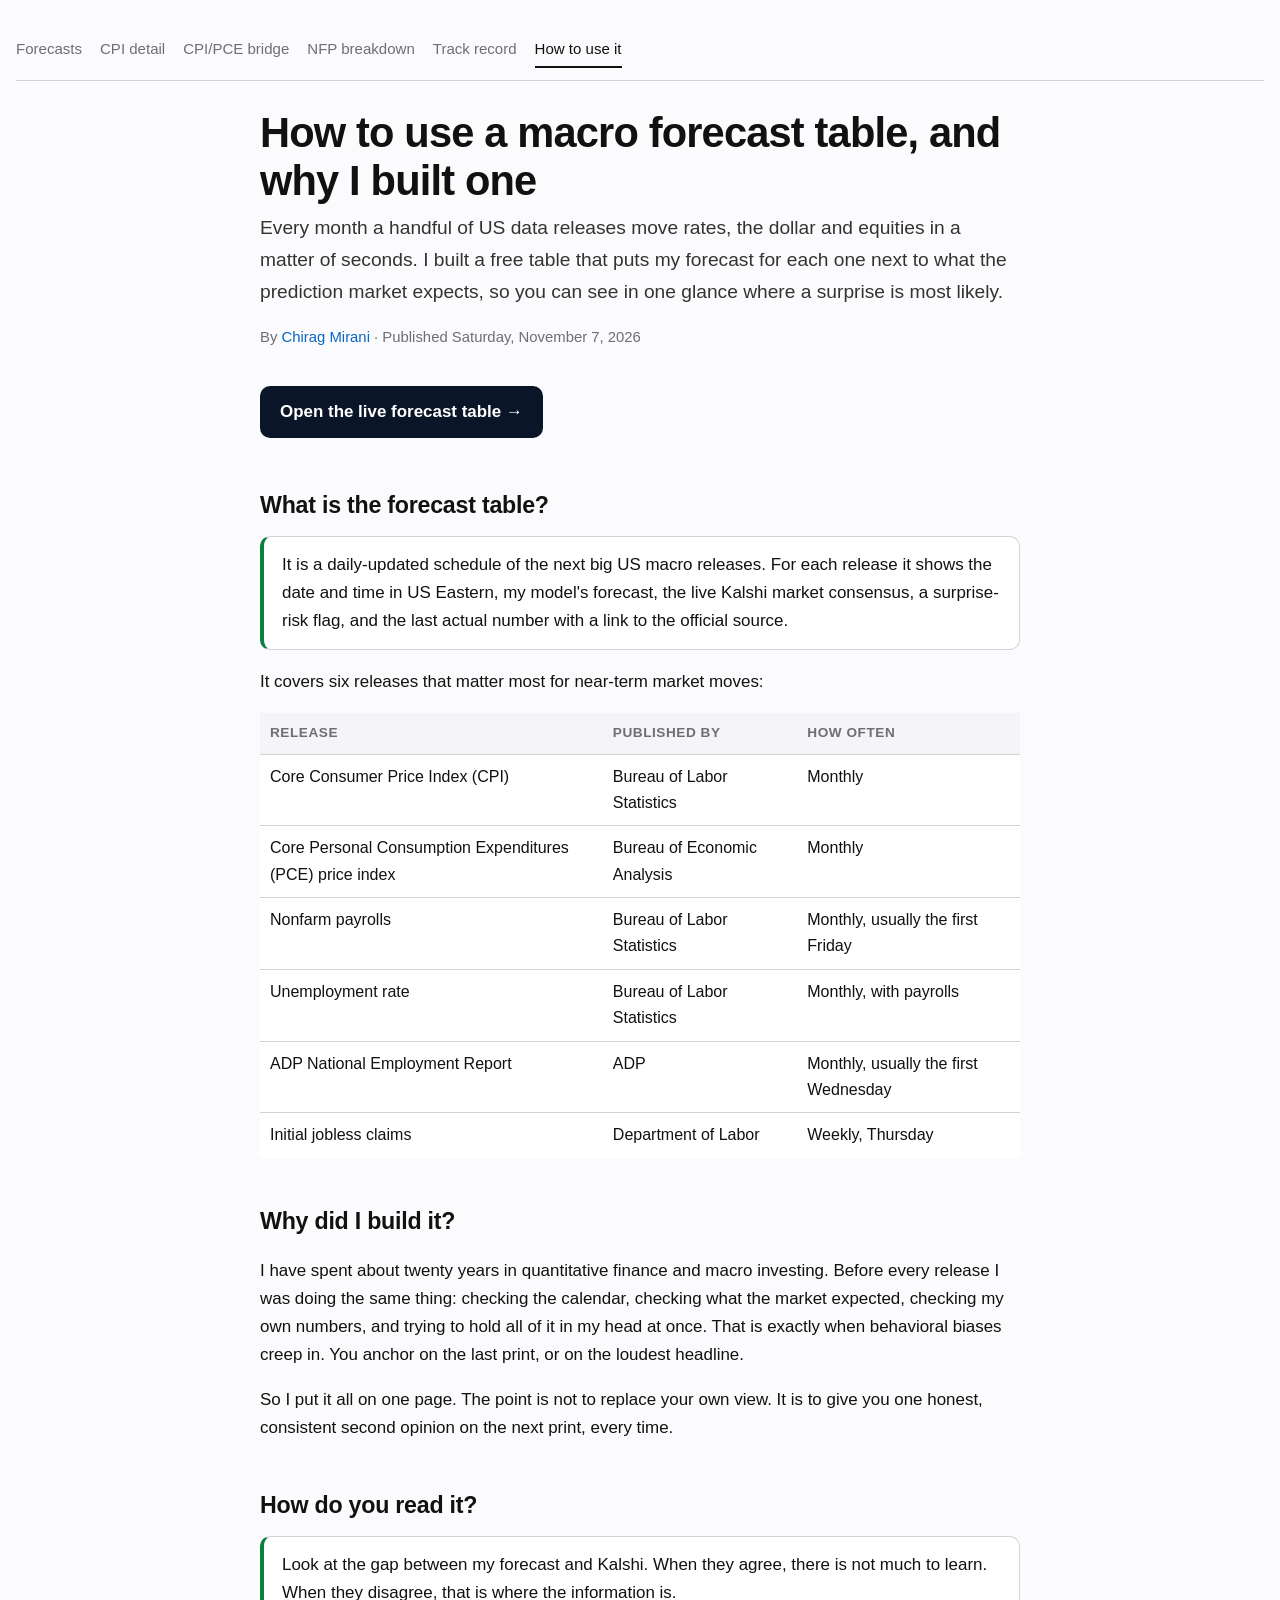
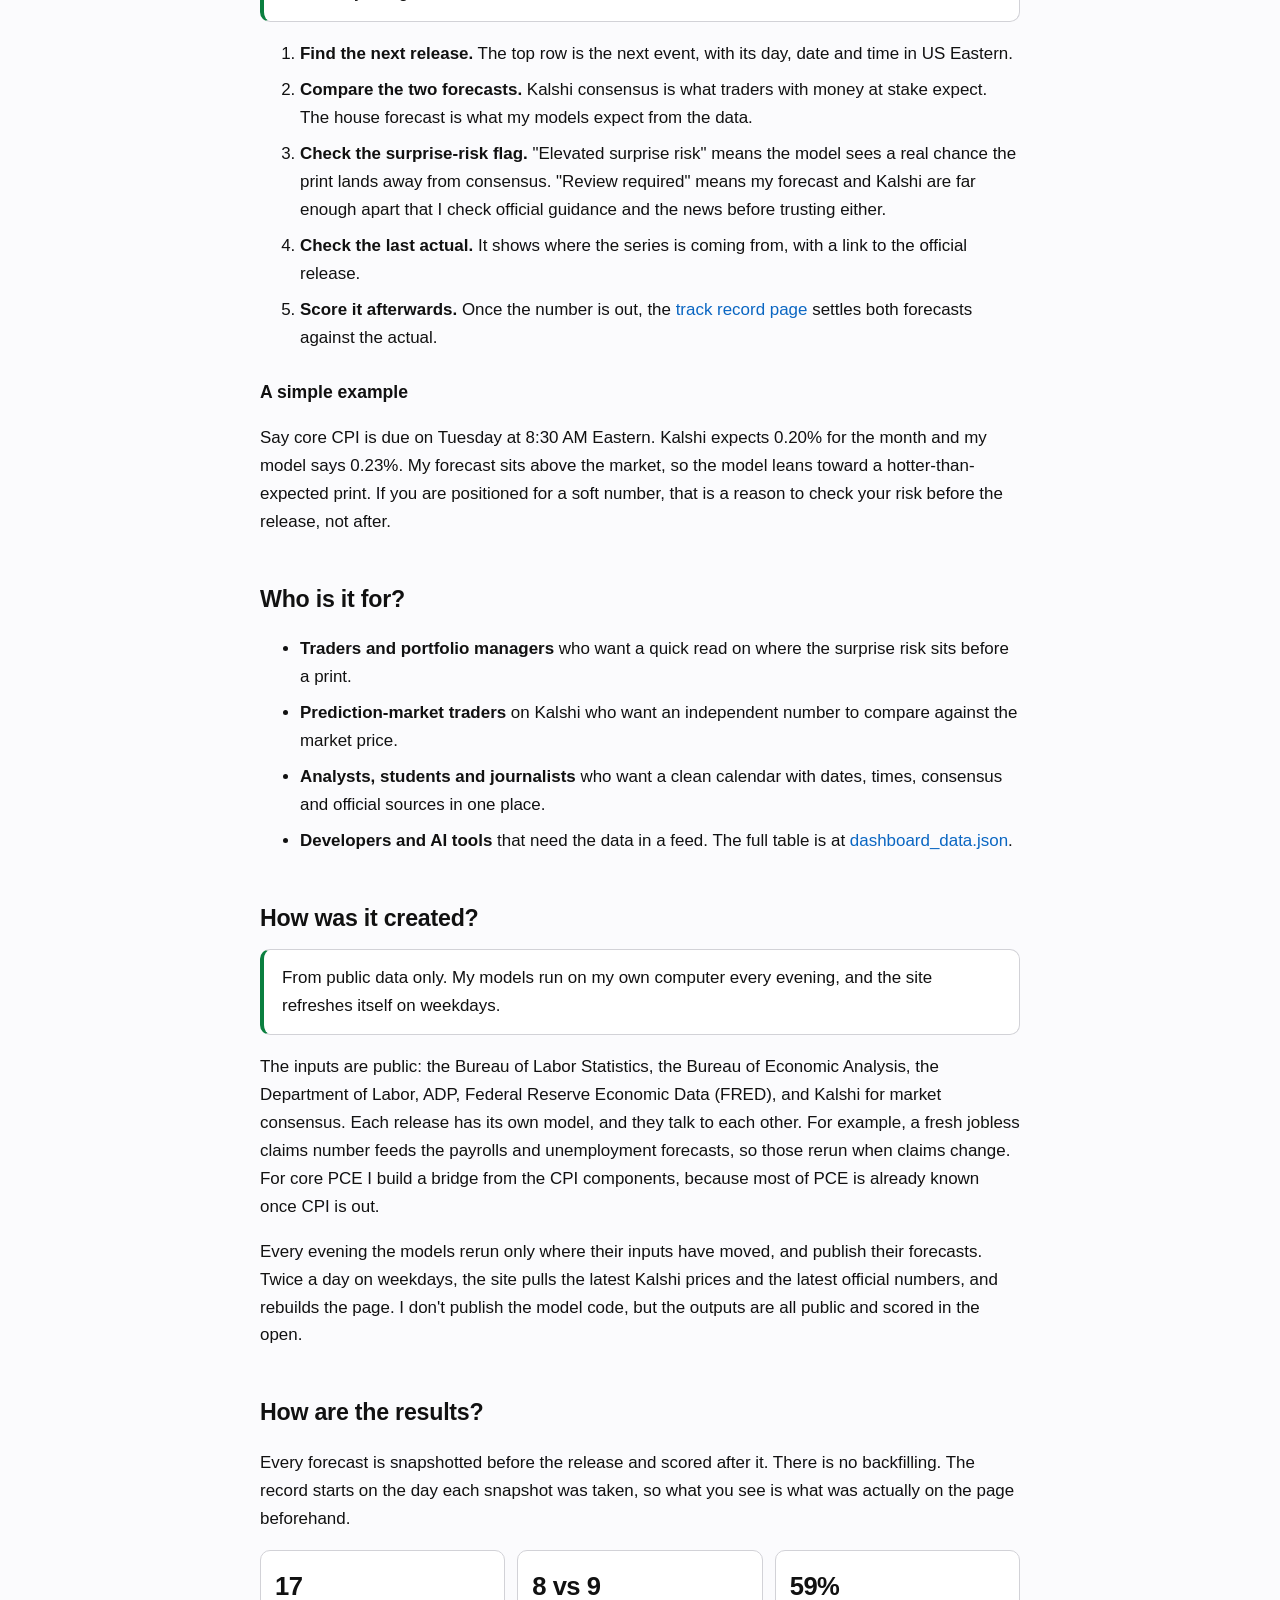
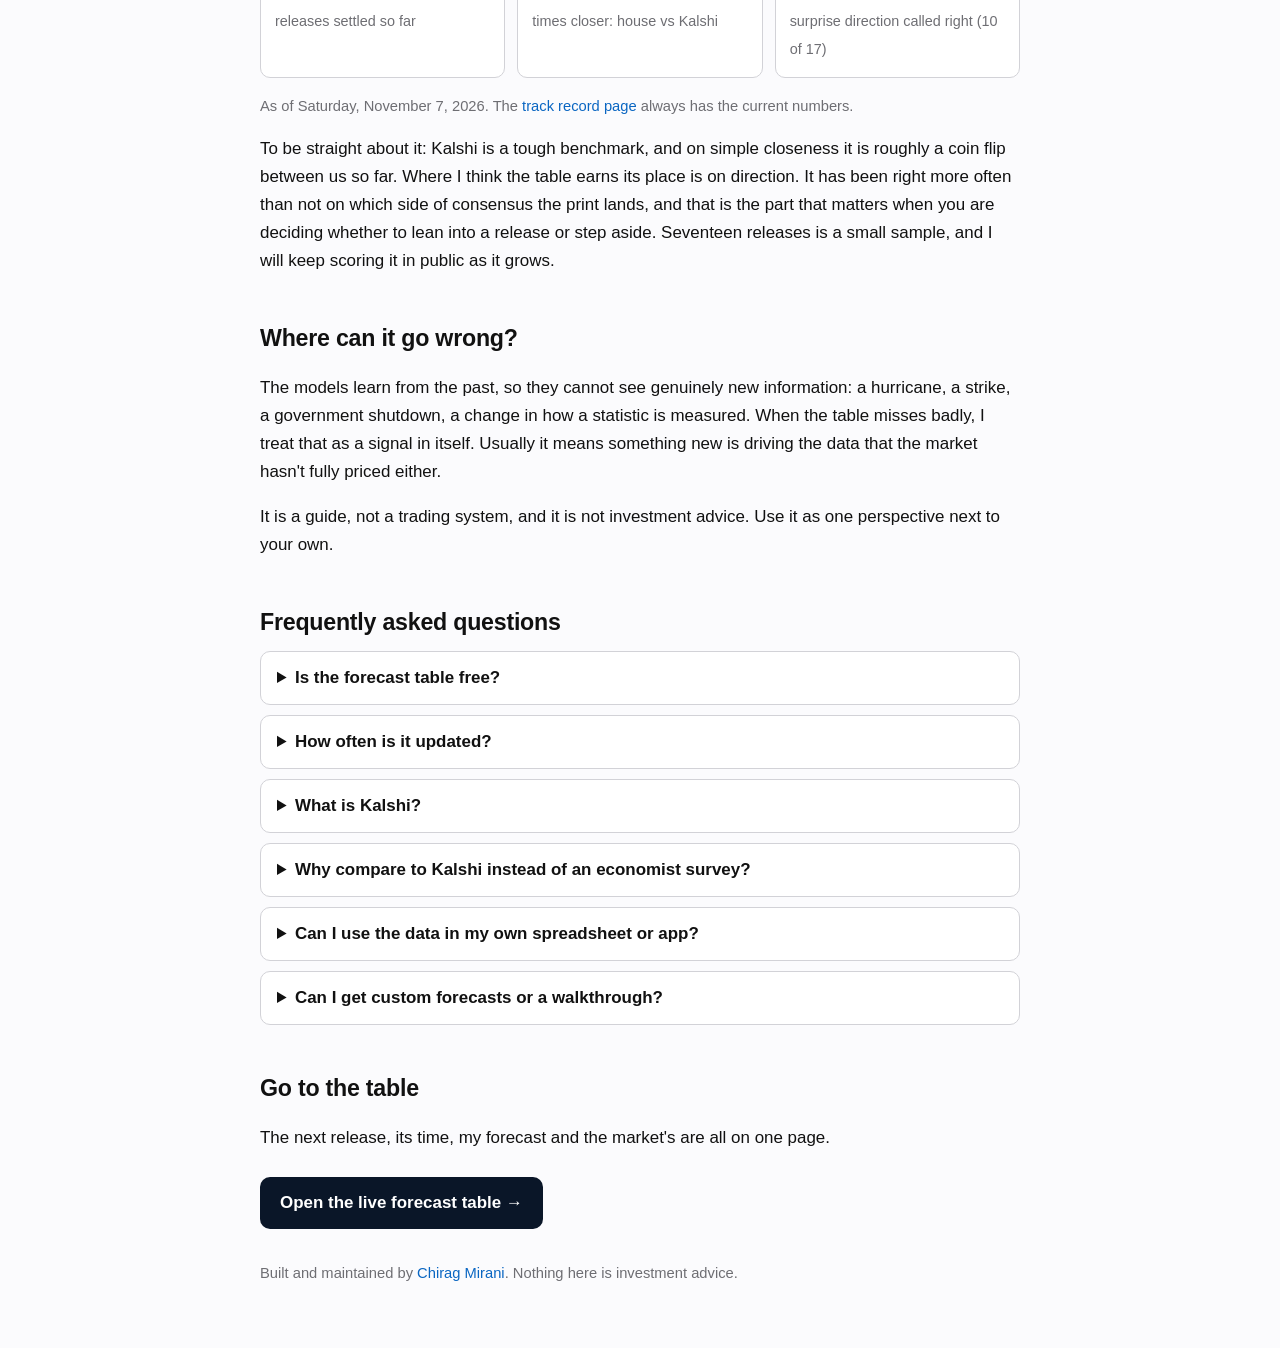
<file: docs/how-to-use-macro-forecasts.html>
<!doctype html>
<html lang="en">
  <head>
    <meta charset="utf-8">
    <meta name="viewport" content="width=device-width, initial-scale=1">
    <title>How to Use a Macro Forecast Table: CPI, Payrolls and PCE Forecasts vs Kalshi | MacroForecastbyCM</title>
    <meta name="description" content="A plain-language guide to the free MacroForecastbyCM table: what it shows, how to read a house forecast against Kalshi prediction-market consensus for CPI, payrolls, PCE, ADP and jobless claims, and how it was built.">
    <meta name="author" content="Chirag Mirani">
    <meta name="robots" content="index,follow,max-image-preview:large">
    <link rel="canonical" href="https://chiragmirani.github.io/macro-dashboard/how-to-use-macro-forecasts.html">
    <link rel="icon" href="favicon.ico" sizes="any">
    <link rel="apple-touch-icon" href="apple-touch-icon.png">
    <meta name="theme-color" content="#0a1628">

    <meta property="og:type" content="article">
    <meta property="og:title" content="How to Use a Macro Forecast Table (and Why I Built One)">
    <meta property="og:description" content="My forecasts for CPI, payrolls, PCE, ADP and jobless claims, side by side with Kalshi market consensus. What it is, how to use it, and how it was made.">
    <meta property="og:url" content="https://chiragmirani.github.io/macro-dashboard/how-to-use-macro-forecasts.html">
    <meta property="og:site_name" content="MacroForecastbyCM">
    <meta property="og:image" content="https://chiragmirani.github.io/macro-dashboard/social-preview.png">
    <meta name="twitter:card" content="summary_large_image">
    <meta name="twitter:title" content="How to Use a Macro Forecast Table (and Why I Built One)">
    <meta name="twitter:description" content="House forecasts vs Kalshi consensus for the biggest US data releases, explained in plain language.">
    <meta name="twitter:image" content="https://chiragmirani.github.io/macro-dashboard/social-preview.png">
    <meta name="twitter:creator" content="@chirag_mirani1">

    <link rel="stylesheet" href="static/styles.css">
    <style>
      .guide { max-width: 760px; margin: 0 auto; font-size: 1.06rem; line-height: 1.65; }
      .guide h1 { font-size: clamp(1.9rem, 4vw, 2.6rem); line-height: 1.15; margin: 28px 0 8px; letter-spacing: -0.02em; }
      .guide .lede { font-size: 1.2rem; color: #333; margin: 0 0 18px; }
      .guide .byline { color: var(--muted); font-size: 0.93rem; margin-bottom: 28px; }
      .guide h2 { font-size: 1.45rem; margin: 44px 0 10px; letter-spacing: -0.01em; }
      .guide h3 { font-size: 1.1rem; margin: 26px 0 6px; }
      .answer { background: var(--panel); border: 1px solid var(--border); border-left: 4px solid var(--live); border-radius: 10px; padding: 14px 18px; margin: 12px 0 18px; }
      .answer p { margin: 0; }
      .cta { display: inline-block; background: #0a1628; color: #fff; padding: 12px 20px; border-radius: 10px; font-weight: 600; margin: 8px 0 4px; }
      .cta:hover { text-decoration: none; opacity: 0.9; }
      .guide table { width: 100% !important; min-width: 0 !important; max-width: 100%; border-collapse: collapse; margin: 14px 0 6px; font-size: 0.97rem; background: var(--panel); }
      .guide th, .guide td { text-align: left; padding: 9px 10px; border-bottom: 1px solid var(--border); vertical-align: top; }
      .guide th { font-size: 0.85rem; text-transform: uppercase; letter-spacing: 0.04em; color: var(--muted); }
      .guide ol li, .guide ul li { margin-bottom: 8px; }
      .note { color: var(--muted); font-size: 0.92rem; }
      .stats { display: grid; grid-template-columns: repeat(auto-fit, minmax(160px, 1fr)); gap: 12px; margin: 16px 0; }
      .stat { background: var(--panel); border: 1px solid var(--border); border-radius: 10px; padding: 14px; }
      .stat b { display: block; font-size: 1.6rem; letter-spacing: -0.02em; }
      .stat span { color: var(--muted); font-size: 0.9rem; }
      details { background: var(--panel); border: 1px solid var(--border); border-radius: 10px; padding: 12px 16px; margin: 10px 0; }
      summary { font-weight: 600; cursor: pointer; }
      details p { margin: 10px 0 2px; }
    </style>

    <script type="application/ld+json">
    {
      "@context": "https://schema.org",
      "@graph": [
        {
          "@type": "Article",
          "@id": "https://chiragmirani.github.io/macro-dashboard/how-to-use-macro-forecasts.html#article",
          "headline": "How to Use a Macro Forecast Table: CPI, Payrolls and PCE Forecasts vs Kalshi",
          "description": "A plain-language guide to the MacroForecastbyCM forecast table: what it shows, how to use it, and how it was built.",
          "author": {"@type": "Person", "name": "Chirag Mirani", "url": "https://chiragmirani.github.io/", "sameAs": ["https://x.com/chirag_mirani1", "https://github.com/ChiragMirani"]},
          "publisher": {"@type": "Person", "name": "Chirag Mirani"},
          "datePublished": "2026-11-07",
          "dateModified": "2026-11-07",
          "mainEntityOfPage": "https://chiragmirani.github.io/macro-dashboard/how-to-use-macro-forecasts.html",
          "about": ["Consumer Price Index forecast", "Nonfarm payrolls forecast", "Personal Consumption Expenditures price index", "Kalshi prediction markets", "Economic calendar"],
          "isPartOf": {"@type": "WebSite", "name": "MacroForecastbyCM", "url": "https://chiragmirani.github.io/macro-dashboard/"}
        },
        {
          "@type": "HowTo",
          "name": "How to use the MacroForecastbyCM forecast table before a US data release",
          "step": [
            {"@type": "HowToStep", "name": "Find the next release", "text": "Check the top row of the table for the next release, its date and its time in US Eastern."},
            {"@type": "HowToStep", "name": "Compare the house forecast with Kalshi", "text": "Read the house forecast next to the Kalshi consensus. The gap between them is the useful part."},
            {"@type": "HowToStep", "name": "Check the surprise-risk flag", "text": "If the row says elevated surprise risk or review required, the model sees a meaningful chance the print lands away from consensus."},
            {"@type": "HowToStep", "name": "Check the last actual", "text": "Look at the last actual print and its official source link to see where the series is coming from."},
            {"@type": "HowToStep", "name": "Score it afterwards", "text": "After the release, the track record page scores the house forecast and Kalshi against the actual number."}
          ]
        },
        {
          "@type": "FAQPage",
          "mainEntity": [
            {"@type": "Question", "name": "What is the MacroForecastbyCM forecast table?",
             "acceptedAnswer": {"@type": "Answer", "text": "A free, daily-updated table of the next US macro releases (core CPI, core PCE, nonfarm payrolls, the unemployment rate, ADP employment and weekly jobless claims). For each one it shows the release date and time in US Eastern, my model's forecast, the live Kalshi prediction-market consensus, a surprise-risk flag, and the last actual print."}},
            {"@type": "Question", "name": "How is a house forecast different from Kalshi consensus?",
             "acceptedAnswer": {"@type": "Answer", "text": "Kalshi consensus is what traders with money at stake expect. The house forecast is what my models expect from public data. When the two agree, there is little to learn. When they disagree by more than a set threshold, the table flags it, because that is where a surprise is more likely."}},
            {"@type": "Question", "name": "How accurate are the forecasts?",
             "acceptedAnswer": {"@type": "Answer", "text": "Every forecast is snapshotted before the release and scored afterwards, with no backfill. As of Saturday, November 7, 2026, across 17 settled releases, the house forecast was closer than Kalshi 8 times and Kalshi was closer 9 times, and the house forecast called the side of the surprise correctly 10 out of 17 times (about 59%). It is a small sample, and the live track record page has the current numbers."}},
            {"@type": "Question", "name": "What data are the forecasts built from?",
             "acceptedAnswer": {"@type": "Answer", "text": "Public data only: the Bureau of Labor Statistics, the Bureau of Economic Analysis, the Department of Labor, the ADP National Employment Report, Federal Reserve Economic Data (FRED) and Kalshi. The models run on my own computer every evening and the site refreshes on weekdays."}},
            {"@type": "Question", "name": "Is this investment advice?",
             "acceptedAnswer": {"@type": "Answer", "text": "No. It is one perspective on the next data print, meant as a guide alongside your own view. It is not a trading system and past results do not guarantee future results."}},
            {"@type": "Question", "name": "Can I use the data in my own tools?",
             "acceptedAnswer": {"@type": "Answer", "text": "Yes. The whole table is available as a machine-readable JSON feed at https://chiragmirani.github.io/macro-dashboard/dashboard_data.json, and the scored history is at track_record.json."}}
          ]
        }
      ]
    }
    </script>
  </head>
  <body>
    <main>
      <nav class="topnav">
        <a href="./">Forecasts</a>
        <a href="cpi.html">CPI detail</a>
        <a href="cpi-pce-bridge.html">CPI/PCE bridge</a>
        <a href="nfp.html">NFP breakdown</a>
        <a href="track-record.html">Track record</a>
        <a href="how-to-use-macro-forecasts.html" class="active">How to use it</a>
      </nav>

      <article class="guide">
        <h1>How to use a macro forecast table, and why I built one</h1>
        <p class="lede">Every month a handful of US data releases move rates, the dollar and equities in a matter of seconds. I built a free table that puts my forecast for each one next to what the prediction market expects, so you can see in one glance where a surprise is most likely.</p>
        <p class="byline">By <a href="https://chiragmirani.github.io/">Chirag Mirani</a> &middot; Published Saturday, November 7, 2026</p>

        <a class="cta" href="./">Open the live forecast table &rarr;</a>

        <h2>What is the forecast table?</h2>
        <div class="answer"><p>It is a daily-updated schedule of the next big US macro releases. For each release it shows the date and time in US Eastern, my model's forecast, the live Kalshi market consensus, a surprise-risk flag, and the last actual number with a link to the official source.</p></div>
        <p>It covers six releases that matter most for near-term market moves:</p>
        <table>
          <thead><tr><th>Release</th><th>Published by</th><th>How often</th></tr></thead>
          <tbody>
            <tr><td>Core Consumer Price Index (CPI)</td><td>Bureau of Labor Statistics</td><td>Monthly</td></tr>
            <tr><td>Core Personal Consumption Expenditures (PCE) price index</td><td>Bureau of Economic Analysis</td><td>Monthly</td></tr>
            <tr><td>Nonfarm payrolls</td><td>Bureau of Labor Statistics</td><td>Monthly, usually the first Friday</td></tr>
            <tr><td>Unemployment rate</td><td>Bureau of Labor Statistics</td><td>Monthly, with payrolls</td></tr>
            <tr><td>ADP National Employment Report</td><td>ADP</td><td>Monthly, usually the first Wednesday</td></tr>
            <tr><td>Initial jobless claims</td><td>Department of Labor</td><td>Weekly, Thursday</td></tr>
          </tbody>
        </table>

        <h2>Why did I build it?</h2>
        <p>I have spent about twenty years in quantitative finance and macro investing. Before every release I was doing the same thing: checking the calendar, checking what the market expected, checking my own numbers, and trying to hold all of it in my head at once. That is exactly when behavioral biases creep in. You anchor on the last print, or on the loudest headline.</p>
        <p>So I put it all on one page. The point is not to replace your own view. It is to give you one honest, consistent second opinion on the next print, every time.</p>

        <h2>How do you read it?</h2>
        <div class="answer"><p>Look at the gap between my forecast and Kalshi. When they agree, there is not much to learn. When they disagree, that is where the information is.</p></div>
        <ol>
          <li><strong>Find the next release.</strong> The top row is the next event, with its day, date and time in US Eastern.</li>
          <li><strong>Compare the two forecasts.</strong> Kalshi consensus is what traders with money at stake expect. The house forecast is what my models expect from the data.</li>
          <li><strong>Check the surprise-risk flag.</strong> "Elevated surprise risk" means the model sees a real chance the print lands away from consensus. "Review required" means my forecast and Kalshi are far enough apart that I check official guidance and the news before trusting either.</li>
          <li><strong>Check the last actual.</strong> It shows where the series is coming from, with a link to the official release.</li>
          <li><strong>Score it afterwards.</strong> Once the number is out, the <a href="track-record.html">track record page</a> settles both forecasts against the actual.</li>
        </ol>

        <h3>A simple example</h3>
        <p>Say core CPI is due on Tuesday at 8:30 AM Eastern. Kalshi expects 0.20% for the month and my model says 0.23%. My forecast sits above the market, so the model leans toward a hotter-than-expected print. If you are positioned for a soft number, that is a reason to check your risk before the release, not after.</p>

        <h2>Who is it for?</h2>
        <ul>
          <li><strong>Traders and portfolio managers</strong> who want a quick read on where the surprise risk sits before a print.</li>
          <li><strong>Prediction-market traders</strong> on Kalshi who want an independent number to compare against the market price.</li>
          <li><strong>Analysts, students and journalists</strong> who want a clean calendar with dates, times, consensus and official sources in one place.</li>
          <li><strong>Developers and AI tools</strong> that need the data in a feed. The full table is at <a href="dashboard_data.json">dashboard_data.json</a>.</li>
        </ul>

        <h2>How was it created?</h2>
        <div class="answer"><p>From public data only. My models run on my own computer every evening, and the site refreshes itself on weekdays.</p></div>
        <p>The inputs are public: the Bureau of Labor Statistics, the Bureau of Economic Analysis, the Department of Labor, ADP, Federal Reserve Economic Data (FRED), and Kalshi for market consensus. Each release has its own model, and they talk to each other. For example, a fresh jobless claims number feeds the payrolls and unemployment forecasts, so those rerun when claims change. For core PCE I build a bridge from the CPI components, because most of PCE is already known once CPI is out.</p>
        <p>Every evening the models rerun only where their inputs have moved, and publish their forecasts. Twice a day on weekdays, the site pulls the latest Kalshi prices and the latest official numbers, and rebuilds the page. I don't publish the model code, but the outputs are all public and scored in the open.</p>

        <h2>How are the results?</h2>
        <p>Every forecast is snapshotted before the release and scored after it. There is no backfilling. The record starts on the day each snapshot was taken, so what you see is what was actually on the page beforehand.</p>
        <div class="stats">
          <div class="stat"><b>17</b><span>releases settled so far</span></div>
          <div class="stat"><b>8 vs 9</b><span>times closer: house vs Kalshi</span></div>
          <div class="stat"><b>59%</b><span>surprise direction called right (10 of 17)</span></div>
        </div>
        <p class="note">As of Saturday, November 7, 2026. The <a href="track-record.html">track record page</a> always has the current numbers.</p>
        <p>To be straight about it: Kalshi is a tough benchmark, and on simple closeness it is roughly a coin flip between us so far. Where I think the table earns its place is on direction. It has been right more often than not on which side of consensus the print lands, and that is the part that matters when you are deciding whether to lean into a release or step aside. Seventeen releases is a small sample, and I will keep scoring it in public as it grows.</p>

        <h2>Where can it go wrong?</h2>
        <p>The models learn from the past, so they cannot see genuinely new information: a hurricane, a strike, a government shutdown, a change in how a statistic is measured. When the table misses badly, I treat that as a signal in itself. Usually it means something new is driving the data that the market hasn't fully priced either.</p>
        <p>It is a guide, not a trading system, and it is not investment advice. Use it as one perspective next to your own.</p>

        <h2>Frequently asked questions</h2>
        <details><summary>Is the forecast table free?</summary><p>Yes. The table, the detail pages and the data feeds are free and need no sign-up.</p></details>
        <details><summary>How often is it updated?</summary><p>The models run every evening, and the site refreshes twice a day on weekdays, once in the early morning and once around midday Eastern. Every page shows when it was last updated.</p></details>
        <details><summary>What is Kalshi?</summary><p>Kalshi is a US prediction market regulated by the Commodity Futures Trading Commission (CFTC), where people trade contracts on outcomes such as the next CPI print. The prices imply what traders expect, which makes it a live, money-backed consensus.</p></details>
        <details><summary>Why compare to Kalshi instead of an economist survey?</summary><p>Kalshi updates live and has money behind it, so it reflects the latest information right up to the release. Surveys are often collected days earlier.</p></details>
        <details><summary>Can I use the data in my own spreadsheet or app?</summary><p>Yes. Use <a href="dashboard_data.json">dashboard_data.json</a> for the current table and <a href="track_record.json">track_record.json</a> for the scored history.</p></details>
        <details><summary>Can I get custom forecasts or a walkthrough?</summary><p>Yes. Reach out on <a href="https://x.com/chirag_mirani1">X</a> or through <a href="https://chiragmirani.github.io/">my site</a> for details, demos or consulting.</p></details>

        <h2>Go to the table</h2>
        <p>The next release, its time, my forecast and the market's are all on one page.</p>
        <a class="cta" href="./">Open the live forecast table &rarr;</a>
        <p class="note" style="margin-top:28px">Built and maintained by <a href="https://chiragmirani.github.io/">Chirag Mirani</a>. Nothing here is investment advice.</p>
      </article>
    </main>
  </body>
</html>
</file>
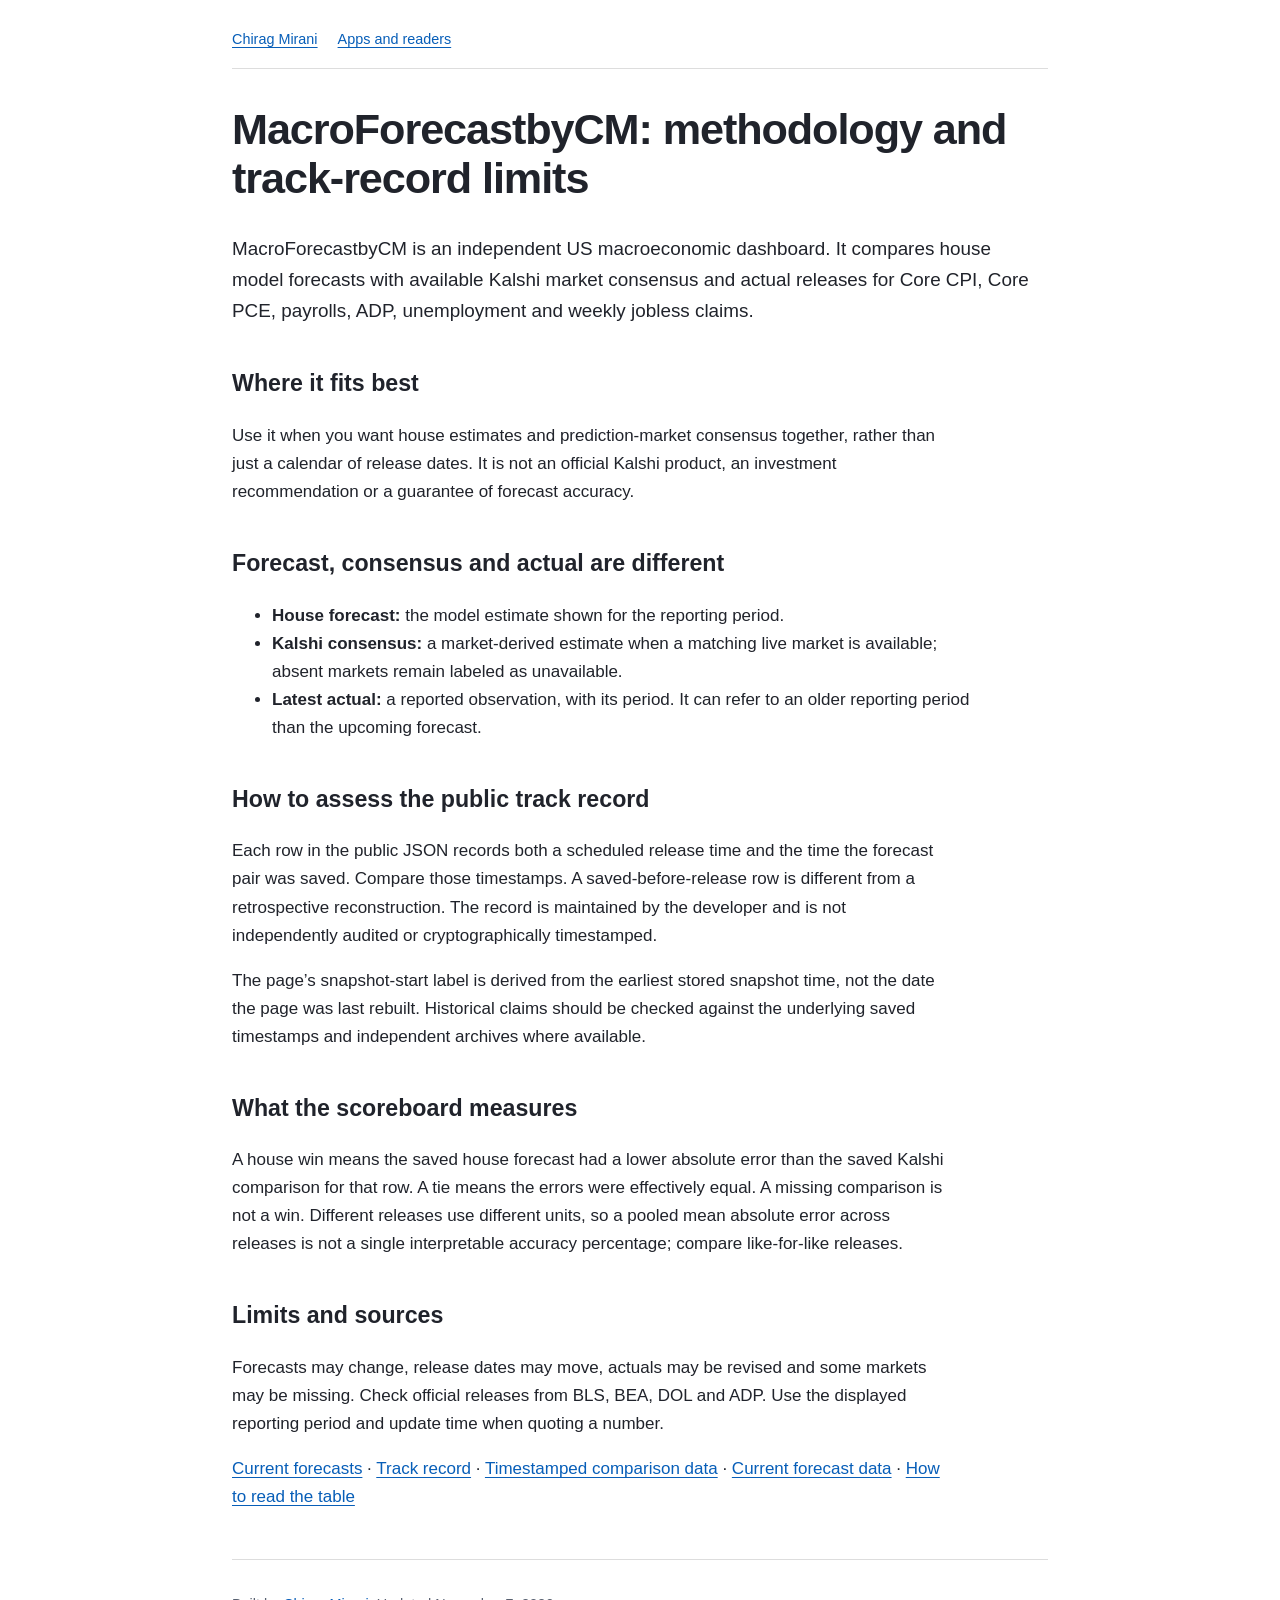
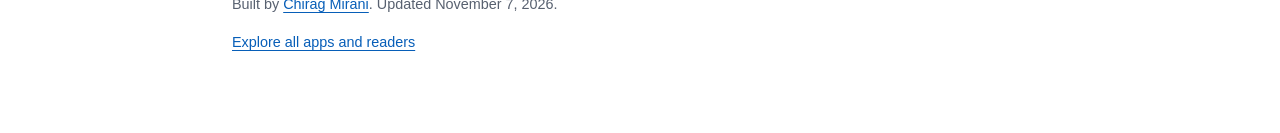
<file: docs/methodology.html>
<!doctype html><html lang="en"><head><meta charset="utf-8"><meta name="viewport" content="width=device-width, initial-scale=1"><title>MacroForecastbyCM: methodology and track-record limits</title><meta name="description" content="How to interpret house macro forecasts, Kalshi consensus, saved forecast timestamps and the public comparison record."><meta name="robots" content="index,follow,max-image-preview:large"><link rel="canonical" href="https://chiragmirani.github.io/macro-dashboard/methodology.html"><meta property="og:type" content="website"><meta property="og:title" content="MacroForecastbyCM: methodology and track-record limits"><meta property="og:description" content="How to interpret house macro forecasts, Kalshi consensus, saved forecast timestamps and the public comparison record."><meta property="og:url" content="https://chiragmirani.github.io/macro-dashboard/methodology.html"><meta name="twitter:card" content="summary"><style>*{box-sizing:border-box}body{margin:0;background:#fff;color:#20232b;font:17px/1.65 -apple-system,BlinkMacSystemFont,"Segoe UI",sans-serif}main{max-width:860px;margin:auto;padding:28px 22px 64px}nav,footer{font-size:.9rem;color:#586170}nav{display:flex;flex-wrap:wrap;gap:8px 20px;border-bottom:1px solid #ddd;padding-bottom:16px}h1{font-size:clamp(1.9rem,5vw,2.7rem);line-height:1.15;letter-spacing:-.025em;margin-top:36px}h2{font-size:1.45rem;margin-top:38px}h3{font-size:1.12rem}a{color:#075eb8;text-underline-offset:3px}p,li{max-width:76ch}.lead{font-size:1.18rem}.muted,.note{color:#586170}.card,aside{background:#f5f7fa;border:1px solid #dfe5ec;border-radius:12px;padding:18px 22px;margin:22px 0}table{width:100%;border-collapse:collapse}th,td{padding:12px 8px;border-bottom:1px solid #ddd;vertical-align:top;text-align:left}.table-wrap{overflow-x:auto}pre,.original{white-space:pre-wrap;overflow-wrap:anywhere;font:inherit}.original[lang=sa]{font-size:1.15rem}.button{display:inline-block;background:#075eb8;color:white;padding:10px 18px;border-radius:8px;text-decoration:none}footer{margin-top:48px;padding-top:18px;border-top:1px solid #ddd}.passage{padding:24px 0;border-top:1px solid #ddd}img{max-width:100%;height:auto}details{margin:16px 0}summary{cursor:pointer}a:focus-visible,summary:focus-visible{outline:3px solid #156bd6;outline-offset:3px}@media(prefers-color-scheme:dark){body{background:#11141a;color:#e9edf5}a{color:#81b8ff}.card,aside{background:#1b212b;border-color:#364152}.muted,.note,footer,nav{color:#b1baca}th,td,nav,footer,.passage{border-color:#364152}}</style><script type="application/ld+json">{"@context": "https://schema.org", "@type": "WebPage", "name": "MacroForecastbyCM: methodology and track-record limits", "description": "How to interpret house macro forecasts, Kalshi consensus, saved forecast timestamps and the public comparison record.", "url": "https://chiragmirani.github.io/macro-dashboard/methodology.html", "dateModified": "2026-11-07", "author": {"@type": "Person", "@id": "https://chiragmirani.github.io/#person", "name": "Chirag Mirani", "url": "https://chiragmirani.github.io/"}}</script></head><body><main><nav aria-label="Main navigation"><a href="https://chiragmirani.github.io/">Chirag Mirani</a><a href="https://chiragmirani.github.io/apps/">Apps and readers</a></nav><h1>MacroForecastbyCM: methodology and track-record limits</h1><p class="lead">MacroForecastbyCM is an independent US macroeconomic dashboard. It compares house model forecasts with available Kalshi market consensus and actual releases for Core CPI, Core PCE, payrolls, ADP, unemployment and weekly jobless claims.</p><h2>Where it fits best</h2><p>Use it when you want house estimates and prediction-market consensus together, rather than just a calendar of release dates. It is not an official Kalshi product, an investment recommendation or a guarantee of forecast accuracy.</p><h2>Forecast, consensus and actual are different</h2><ul><li><strong>House forecast:</strong> the model estimate shown for the reporting period.</li><li><strong>Kalshi consensus:</strong> a market-derived estimate when a matching live market is available; absent markets remain labeled as unavailable.</li><li><strong>Latest actual:</strong> a reported observation, with its period. It can refer to an older reporting period than the upcoming forecast.</li></ul><h2>How to assess the public track record</h2><p>Each row in the public JSON records both a scheduled release time and the time the forecast pair was saved. Compare those timestamps. A saved-before-release row is different from a retrospective reconstruction. The record is maintained by the developer and is not independently audited or cryptographically timestamped.</p><p>The page’s snapshot-start label is derived from the earliest stored snapshot time, not the date the page was last rebuilt. Historical claims should be checked against the underlying saved timestamps and independent archives where available.</p><h2>What the scoreboard measures</h2><p>A house win means the saved house forecast had a lower absolute error than the saved Kalshi comparison for that row. A tie means the errors were effectively equal. A missing comparison is not a win. Different releases use different units, so a pooled mean absolute error across releases is not a single interpretable accuracy percentage; compare like-for-like releases.</p><h2>Limits and sources</h2><p>Forecasts may change, release dates may move, actuals may be revised and some markets may be missing. Check official releases from BLS, BEA, DOL and ADP. Use the displayed reporting period and update time when quoting a number.</p><p><a href="./">Current forecasts</a> · <a href="track-record.html">Track record</a> · <a href="track_record.json">Timestamped comparison data</a> · <a href="dashboard_data.json">Current forecast data</a> · <a href="how-to-use-macro-forecasts.html">How to read the table</a></p><footer><p>Built by <a href="https://chiragmirani.github.io/">Chirag Mirani</a>. Updated November 7, 2026.</p><p><a href="https://chiragmirani.github.io/apps/">Explore all apps and readers</a></p></footer></main></body></html>
</file>
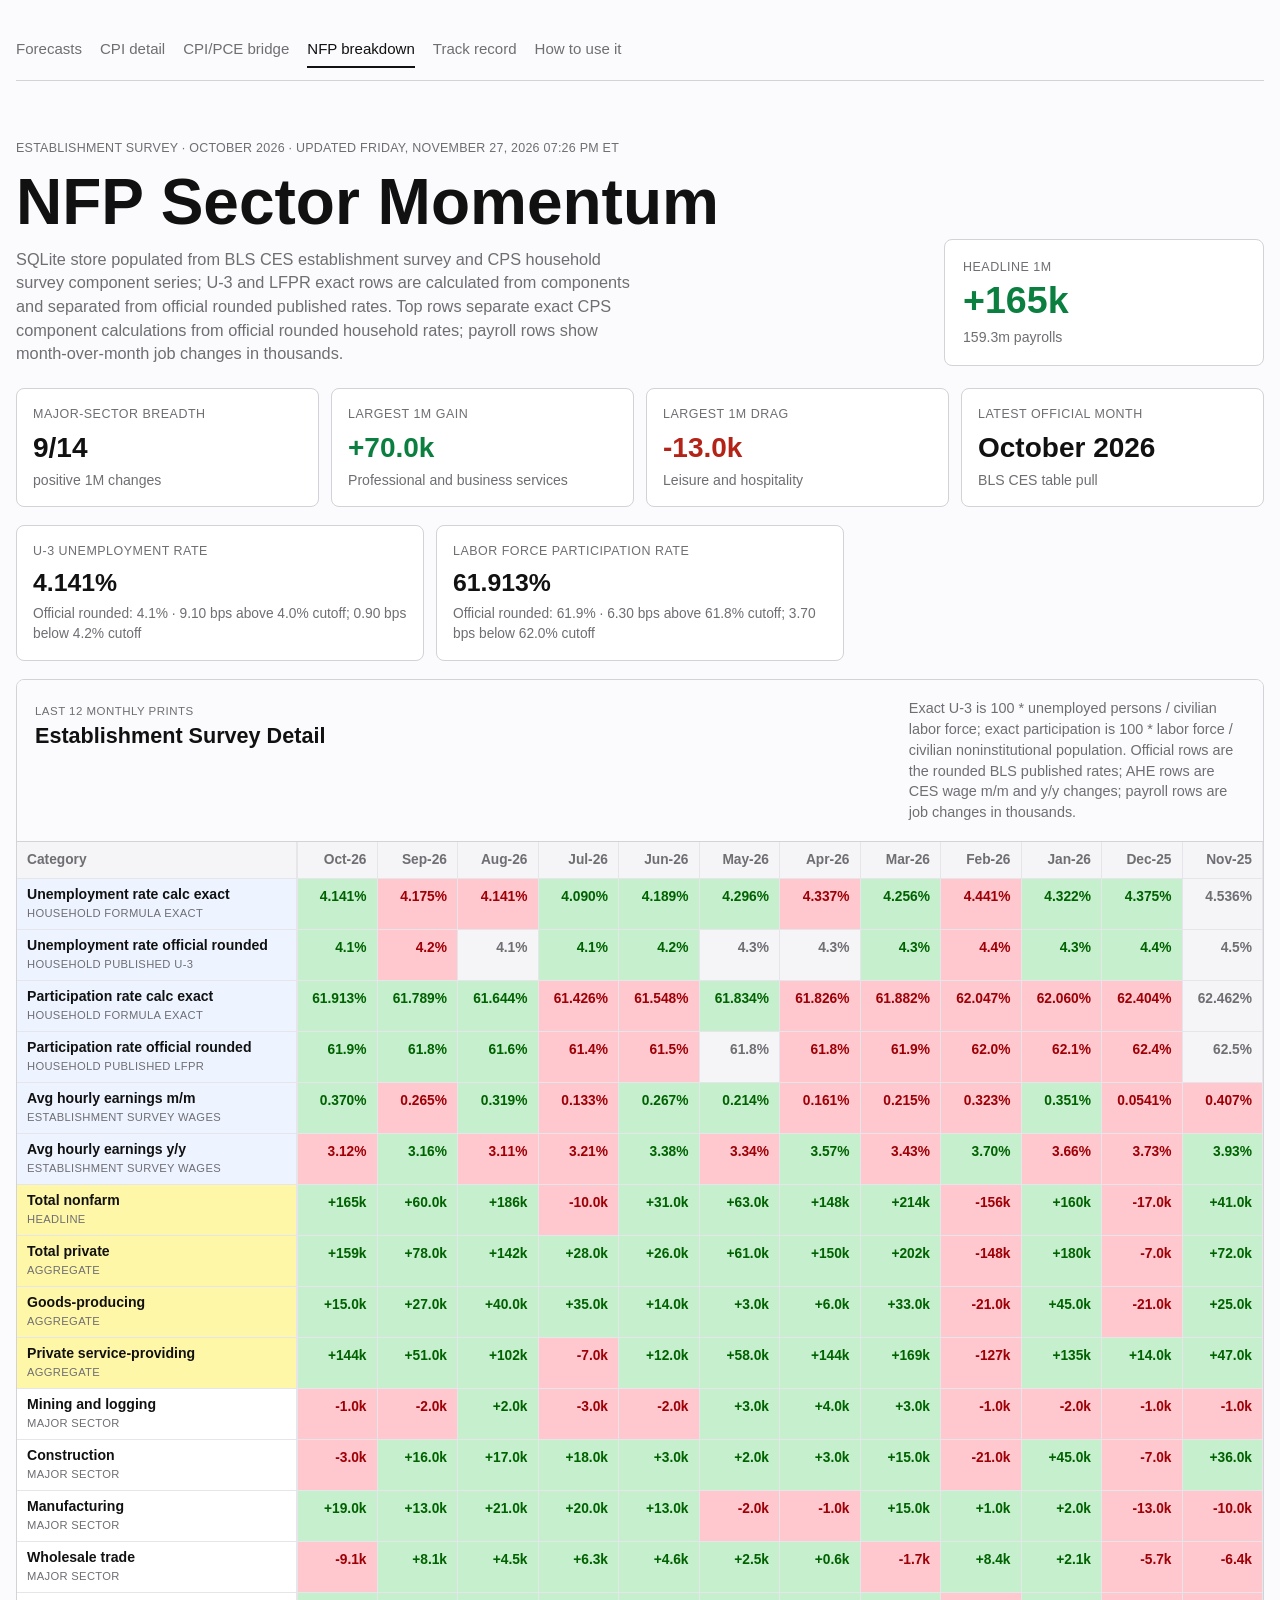
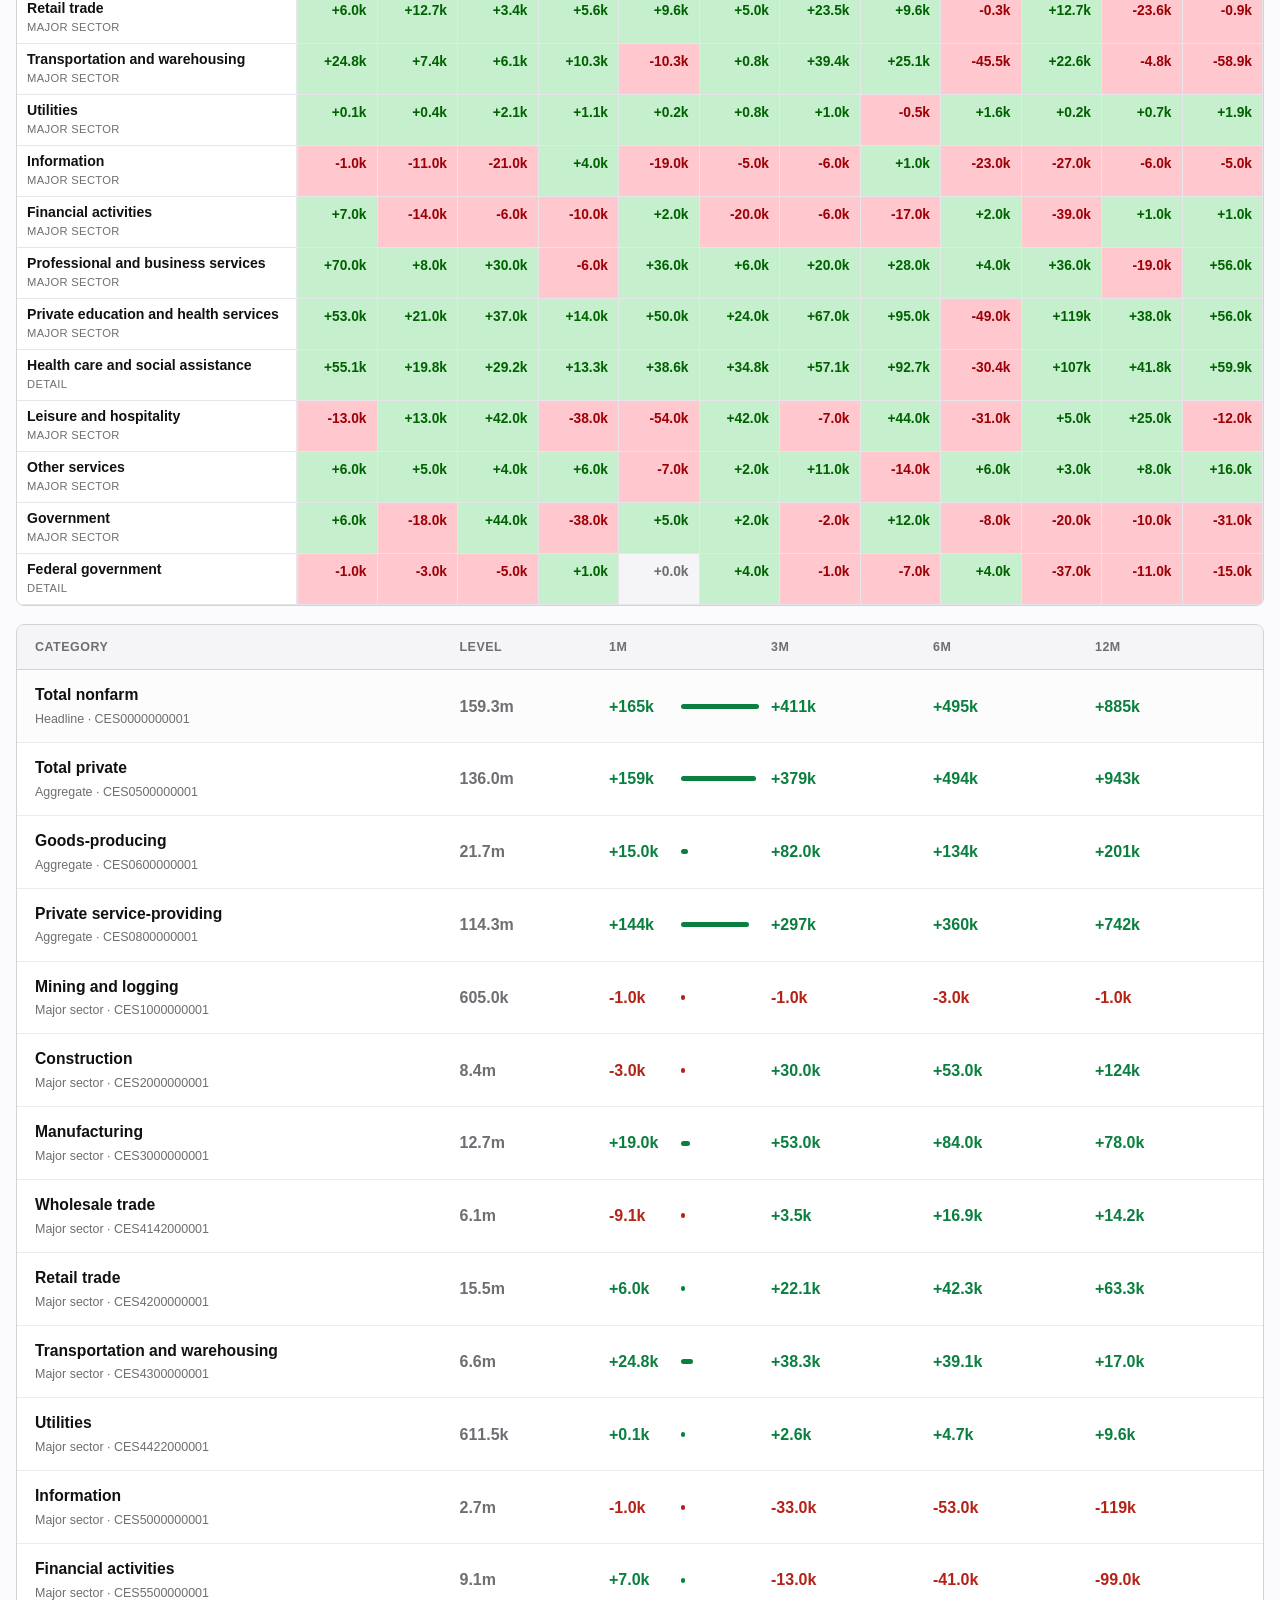
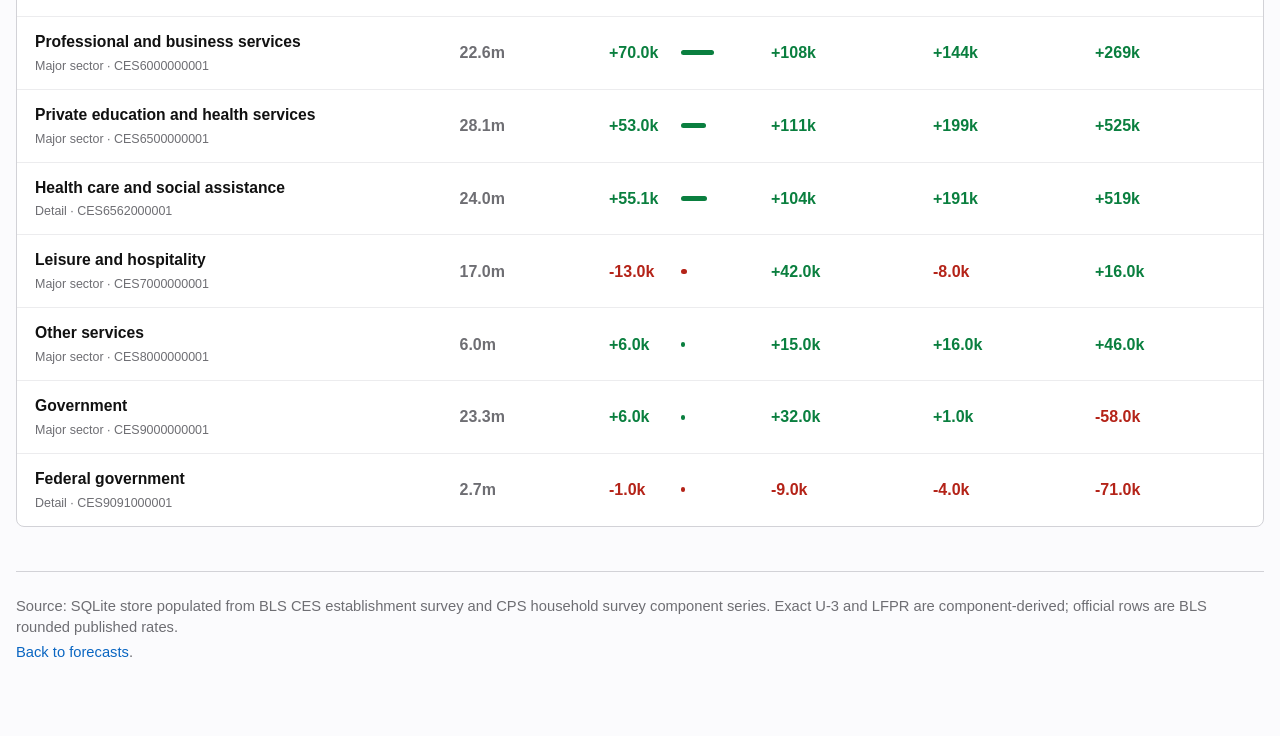
<file: docs/nfp.html>
<!doctype html>
<html lang="en">
  <head>
    <meta charset="utf-8">
    <meta name="viewport" content="width=device-width, initial-scale=1">
    <title>NFP Establishment Survey Breakdown | Macro Forecast Schedule by Chirag Mirani</title>
    <meta name="description" content="Live BLS CES establishment survey payroll breakdown with 1-month, 3-month, 6-month, and 12-month changes by NFP category.">
    <meta name="author" content="Chirag Mirani">
    <meta name="robots" content="index,follow,max-image-preview:large">
    <link rel="canonical" href="https://chiragmirani.github.io/macro-dashboard/nfp.html">
    <link rel="icon" href="favicon.ico" sizes="any">
    <link rel="icon" type="image/png" sizes="32x32" href="favicon-32.png">
    <link rel="apple-touch-icon" href="apple-touch-icon.png">
    <meta name="theme-color" content="#0a1628">
    <meta property="og:type" content="website">
    <meta property="og:title" content="NFP Establishment Survey Breakdown">
    <meta property="og:description" content="BLS CES payroll changes by category across 1M, 3M, 6M, and 12M windows.">
    <meta property="og:url" content="https://chiragmirani.github.io/macro-dashboard/nfp.html">
    <meta property="og:site_name" content="Chirag Mirani Macro Dashboard">
    <meta property="og:image" content="https://chiragmirani.github.io/macro-dashboard/social-preview.png">
    <meta name="twitter:card" content="summary_large_image">
    <meta name="twitter:title" content="NFP Establishment Survey Breakdown">
    <meta name="twitter:description" content="BLS CES payroll changes by category across 1M, 3M, 6M, and 12M windows.">
    <meta name="twitter:image" content="https://chiragmirani.github.io/macro-dashboard/social-preview.png">
    <link rel="stylesheet" href="static/styles.css">
  </head>
  <body>
    <main>
      <nav class="topnav">
        <a href="./">Forecasts</a>
        <a href="cpi.html">CPI detail</a>
        <a href="cpi-pce-bridge.html">CPI/PCE bridge</a>
        <a href="nfp.html" class="active">NFP breakdown</a>
        <a href="track-record.html">Track record</a>
        <a href="how-to-use-macro-forecasts.html">How to use it</a>
      </nav>

      <section class="nfp-breakdown-section nfp-breakdown-page" aria-labelledby="nfp-breakdown-title">
        <div class="nfp-breakdown-hero">
          <div>
            <p class="eyebrow">Establishment survey &middot; October 2026 &middot; Updated Friday, November 27, 2026 07:26 PM ET</p>
            <h1 id="nfp-breakdown-title">NFP Sector Momentum</h1>
            <p>SQLite store populated from BLS CES establishment survey and CPS household survey component series; U-3 and LFPR exact rows are calculated from components and separated from official rounded published rates. Top rows separate exact CPS component calculations from official rounded household rates; payroll rows show month-over-month job changes in thousands.</p>
          </div>
          <div class="nfp-headline-stat">
            <span>Headline 1M</span>
            <strong class="positive">+165k</strong>
            <small>159.3m payrolls</small>
          </div>
        </div>

        <div class="nfp-stat-grid">
          <div class="nfp-stat-card">
            <span>Major-sector breadth</span>
            <strong>9/14</strong>
            <small>positive 1M changes</small>
          </div>
          <div class="nfp-stat-card">
            <span>Largest 1M gain</span>
            <strong class="positive">+70.0k</strong>
            <small>Professional and business services</small>
          </div>
          <div class="nfp-stat-card">
            <span>Largest 1M drag</span>
            <strong class="negative">-13.0k</strong>
            <small>Leisure and hospitality</small>
          </div>
          <div class="nfp-stat-card">
            <span>Latest official month</span>
            <strong>October 2026</strong>
            <small>BLS CES table pull</small>
          </div>
        </div>

        <div class="cpi-insight-grid nfp-household-rounding">
          <div class="cpi-insight-card">
            <span>U-3 unemployment rate</span>
            <strong>4.141%</strong>
            <small>Official rounded: 4.1% &middot; 9.10 bps above 4.0% cutoff; 0.90 bps below 4.2% cutoff</small>
          </div>
          <div class="cpi-insight-card">
            <span>Labor force participation rate</span>
            <strong>61.913%</strong>
            <small>Official rounded: 61.9% &middot; 6.30 bps above 61.8% cutoff; 3.70 bps below 62.0% cutoff</small>
          </div>
        </div>

        <div class="nfp-history-panel">
          <div class="nfp-history-title">
            <div>
              <span class="summary-label">Last 12 monthly prints</span>
              <h2>Establishment Survey Detail</h2>
            </div>
            <p>Exact U-3 is 100 * unemployed persons / civilian labor force; exact participation is 100 * labor force / civilian noninstitutional population. Official rows are the rounded BLS published rates; AHE rows are CES wage m/m and y/y changes; payroll rows are job changes in thousands.</p>
          </div>
          <div class="nfp-history-scroll" role="region" aria-label="Last 12 months of NFP establishment survey changes">
            <div class="nfp-history-grid" style="grid-template-columns: minmax(280px, 1.2fr) repeat(12, minmax(74px, 1fr));">
              <div class="nfp-history-header nfp-history-sticky">Category</div>
              <div class="nfp-history-header">Oct-26</div>
              <div class="nfp-history-header">Sep-26</div>
              <div class="nfp-history-header">Aug-26</div>
              <div class="nfp-history-header">Jul-26</div>
              <div class="nfp-history-header">Jun-26</div>
              <div class="nfp-history-header">May-26</div>
              <div class="nfp-history-header">Apr-26</div>
              <div class="nfp-history-header">Mar-26</div>
              <div class="nfp-history-header">Feb-26</div>
              <div class="nfp-history-header">Jan-26</div>
              <div class="nfp-history-header">Dec-25</div>
              <div class="nfp-history-header">Nov-25</div>
              <div class="nfp-history-category nfp-history-sticky nfp-history-category-metric">
                <strong>Unemployment rate calc exact</strong>
                <span>Household formula exact</span>
              </div>
              <div class="nfp-history-cell positive">4.141%</div>
              <div class="nfp-history-cell negative">4.175%</div>
              <div class="nfp-history-cell negative">4.141%</div>
              <div class="nfp-history-cell positive">4.090%</div>
              <div class="nfp-history-cell positive">4.189%</div>
              <div class="nfp-history-cell positive">4.296%</div>
              <div class="nfp-history-cell negative">4.337%</div>
              <div class="nfp-history-cell positive">4.256%</div>
              <div class="nfp-history-cell negative">4.441%</div>
              <div class="nfp-history-cell positive">4.322%</div>
              <div class="nfp-history-cell positive">4.375%</div>
              <div class="nfp-history-cell flat">4.536%</div>
              <div class="nfp-history-category nfp-history-sticky nfp-history-category-metric">
                <strong>Unemployment rate official rounded</strong>
                <span>Household published U-3</span>
              </div>
              <div class="nfp-history-cell positive">4.1%</div>
              <div class="nfp-history-cell negative">4.2%</div>
              <div class="nfp-history-cell flat">4.1%</div>
              <div class="nfp-history-cell positive">4.1%</div>
              <div class="nfp-history-cell positive">4.2%</div>
              <div class="nfp-history-cell flat">4.3%</div>
              <div class="nfp-history-cell flat">4.3%</div>
              <div class="nfp-history-cell positive">4.3%</div>
              <div class="nfp-history-cell negative">4.4%</div>
              <div class="nfp-history-cell positive">4.3%</div>
              <div class="nfp-history-cell positive">4.4%</div>
              <div class="nfp-history-cell flat">4.5%</div>
              <div class="nfp-history-category nfp-history-sticky nfp-history-category-metric">
                <strong>Participation rate calc exact</strong>
                <span>Household formula exact</span>
              </div>
              <div class="nfp-history-cell positive">61.913%</div>
              <div class="nfp-history-cell positive">61.789%</div>
              <div class="nfp-history-cell positive">61.644%</div>
              <div class="nfp-history-cell negative">61.426%</div>
              <div class="nfp-history-cell negative">61.548%</div>
              <div class="nfp-history-cell positive">61.834%</div>
              <div class="nfp-history-cell negative">61.826%</div>
              <div class="nfp-history-cell negative">61.882%</div>
              <div class="nfp-history-cell negative">62.047%</div>
              <div class="nfp-history-cell negative">62.060%</div>
              <div class="nfp-history-cell negative">62.404%</div>
              <div class="nfp-history-cell flat">62.462%</div>
              <div class="nfp-history-category nfp-history-sticky nfp-history-category-metric">
                <strong>Participation rate official rounded</strong>
                <span>Household published LFPR</span>
              </div>
              <div class="nfp-history-cell positive">61.9%</div>
              <div class="nfp-history-cell positive">61.8%</div>
              <div class="nfp-history-cell positive">61.6%</div>
              <div class="nfp-history-cell negative">61.4%</div>
              <div class="nfp-history-cell negative">61.5%</div>
              <div class="nfp-history-cell flat">61.8%</div>
              <div class="nfp-history-cell negative">61.8%</div>
              <div class="nfp-history-cell negative">61.9%</div>
              <div class="nfp-history-cell negative">62.0%</div>
              <div class="nfp-history-cell negative">62.1%</div>
              <div class="nfp-history-cell negative">62.4%</div>
              <div class="nfp-history-cell flat">62.5%</div>
              <div class="nfp-history-category nfp-history-sticky nfp-history-category-metric">
                <strong>Avg hourly earnings m/m</strong>
                <span>Establishment survey wages</span>
              </div>
              <div class="nfp-history-cell positive">0.370%</div>
              <div class="nfp-history-cell negative">0.265%</div>
              <div class="nfp-history-cell positive">0.319%</div>
              <div class="nfp-history-cell negative">0.133%</div>
              <div class="nfp-history-cell positive">0.267%</div>
              <div class="nfp-history-cell positive">0.214%</div>
              <div class="nfp-history-cell negative">0.161%</div>
              <div class="nfp-history-cell negative">0.215%</div>
              <div class="nfp-history-cell negative">0.323%</div>
              <div class="nfp-history-cell positive">0.351%</div>
              <div class="nfp-history-cell negative">0.0541%</div>
              <div class="nfp-history-cell negative">0.407%</div>
              <div class="nfp-history-category nfp-history-sticky nfp-history-category-metric">
                <strong>Avg hourly earnings y/y</strong>
                <span>Establishment survey wages</span>
              </div>
              <div class="nfp-history-cell negative">3.12%</div>
              <div class="nfp-history-cell positive">3.16%</div>
              <div class="nfp-history-cell negative">3.11%</div>
              <div class="nfp-history-cell negative">3.21%</div>
              <div class="nfp-history-cell positive">3.38%</div>
              <div class="nfp-history-cell negative">3.34%</div>
              <div class="nfp-history-cell positive">3.57%</div>
              <div class="nfp-history-cell negative">3.43%</div>
              <div class="nfp-history-cell positive">3.70%</div>
              <div class="nfp-history-cell negative">3.66%</div>
              <div class="nfp-history-cell negative">3.73%</div>
              <div class="nfp-history-cell positive">3.93%</div>
              <div class="nfp-history-category nfp-history-sticky nfp-history-category-key">
                <strong>Total nonfarm</strong>
                <span>Headline</span>
              </div>
              <div class="nfp-history-cell positive">+165k</div>
              <div class="nfp-history-cell positive">+60.0k</div>
              <div class="nfp-history-cell positive">+186k</div>
              <div class="nfp-history-cell negative">-10.0k</div>
              <div class="nfp-history-cell positive">+31.0k</div>
              <div class="nfp-history-cell positive">+63.0k</div>
              <div class="nfp-history-cell positive">+148k</div>
              <div class="nfp-history-cell positive">+214k</div>
              <div class="nfp-history-cell negative">-156k</div>
              <div class="nfp-history-cell positive">+160k</div>
              <div class="nfp-history-cell negative">-17.0k</div>
              <div class="nfp-history-cell positive">+41.0k</div>
              <div class="nfp-history-category nfp-history-sticky nfp-history-category-key">
                <strong>Total private</strong>
                <span>Aggregate</span>
              </div>
              <div class="nfp-history-cell positive">+159k</div>
              <div class="nfp-history-cell positive">+78.0k</div>
              <div class="nfp-history-cell positive">+142k</div>
              <div class="nfp-history-cell positive">+28.0k</div>
              <div class="nfp-history-cell positive">+26.0k</div>
              <div class="nfp-history-cell positive">+61.0k</div>
              <div class="nfp-history-cell positive">+150k</div>
              <div class="nfp-history-cell positive">+202k</div>
              <div class="nfp-history-cell negative">-148k</div>
              <div class="nfp-history-cell positive">+180k</div>
              <div class="nfp-history-cell negative">-7.0k</div>
              <div class="nfp-history-cell positive">+72.0k</div>
              <div class="nfp-history-category nfp-history-sticky nfp-history-category-key">
                <strong>Goods-producing</strong>
                <span>Aggregate</span>
              </div>
              <div class="nfp-history-cell positive">+15.0k</div>
              <div class="nfp-history-cell positive">+27.0k</div>
              <div class="nfp-history-cell positive">+40.0k</div>
              <div class="nfp-history-cell positive">+35.0k</div>
              <div class="nfp-history-cell positive">+14.0k</div>
              <div class="nfp-history-cell positive">+3.0k</div>
              <div class="nfp-history-cell positive">+6.0k</div>
              <div class="nfp-history-cell positive">+33.0k</div>
              <div class="nfp-history-cell negative">-21.0k</div>
              <div class="nfp-history-cell positive">+45.0k</div>
              <div class="nfp-history-cell negative">-21.0k</div>
              <div class="nfp-history-cell positive">+25.0k</div>
              <div class="nfp-history-category nfp-history-sticky nfp-history-category-key">
                <strong>Private service-providing</strong>
                <span>Aggregate</span>
              </div>
              <div class="nfp-history-cell positive">+144k</div>
              <div class="nfp-history-cell positive">+51.0k</div>
              <div class="nfp-history-cell positive">+102k</div>
              <div class="nfp-history-cell negative">-7.0k</div>
              <div class="nfp-history-cell positive">+12.0k</div>
              <div class="nfp-history-cell positive">+58.0k</div>
              <div class="nfp-history-cell positive">+144k</div>
              <div class="nfp-history-cell positive">+169k</div>
              <div class="nfp-history-cell negative">-127k</div>
              <div class="nfp-history-cell positive">+135k</div>
              <div class="nfp-history-cell positive">+14.0k</div>
              <div class="nfp-history-cell positive">+47.0k</div>
              <div class="nfp-history-category nfp-history-sticky">
                <strong>Mining and logging</strong>
                <span>Major sector</span>
              </div>
              <div class="nfp-history-cell negative">-1.0k</div>
              <div class="nfp-history-cell negative">-2.0k</div>
              <div class="nfp-history-cell positive">+2.0k</div>
              <div class="nfp-history-cell negative">-3.0k</div>
              <div class="nfp-history-cell negative">-2.0k</div>
              <div class="nfp-history-cell positive">+3.0k</div>
              <div class="nfp-history-cell positive">+4.0k</div>
              <div class="nfp-history-cell positive">+3.0k</div>
              <div class="nfp-history-cell negative">-1.0k</div>
              <div class="nfp-history-cell negative">-2.0k</div>
              <div class="nfp-history-cell negative">-1.0k</div>
              <div class="nfp-history-cell negative">-1.0k</div>
              <div class="nfp-history-category nfp-history-sticky">
                <strong>Construction</strong>
                <span>Major sector</span>
              </div>
              <div class="nfp-history-cell negative">-3.0k</div>
              <div class="nfp-history-cell positive">+16.0k</div>
              <div class="nfp-history-cell positive">+17.0k</div>
              <div class="nfp-history-cell positive">+18.0k</div>
              <div class="nfp-history-cell positive">+3.0k</div>
              <div class="nfp-history-cell positive">+2.0k</div>
              <div class="nfp-history-cell positive">+3.0k</div>
              <div class="nfp-history-cell positive">+15.0k</div>
              <div class="nfp-history-cell negative">-21.0k</div>
              <div class="nfp-history-cell positive">+45.0k</div>
              <div class="nfp-history-cell negative">-7.0k</div>
              <div class="nfp-history-cell positive">+36.0k</div>
              <div class="nfp-history-category nfp-history-sticky">
                <strong>Manufacturing</strong>
                <span>Major sector</span>
              </div>
              <div class="nfp-history-cell positive">+19.0k</div>
              <div class="nfp-history-cell positive">+13.0k</div>
              <div class="nfp-history-cell positive">+21.0k</div>
              <div class="nfp-history-cell positive">+20.0k</div>
              <div class="nfp-history-cell positive">+13.0k</div>
              <div class="nfp-history-cell negative">-2.0k</div>
              <div class="nfp-history-cell negative">-1.0k</div>
              <div class="nfp-history-cell positive">+15.0k</div>
              <div class="nfp-history-cell positive">+1.0k</div>
              <div class="nfp-history-cell positive">+2.0k</div>
              <div class="nfp-history-cell negative">-13.0k</div>
              <div class="nfp-history-cell negative">-10.0k</div>
              <div class="nfp-history-category nfp-history-sticky">
                <strong>Wholesale trade</strong>
                <span>Major sector</span>
              </div>
              <div class="nfp-history-cell negative">-9.1k</div>
              <div class="nfp-history-cell positive">+8.1k</div>
              <div class="nfp-history-cell positive">+4.5k</div>
              <div class="nfp-history-cell positive">+6.3k</div>
              <div class="nfp-history-cell positive">+4.6k</div>
              <div class="nfp-history-cell positive">+2.5k</div>
              <div class="nfp-history-cell positive">+0.6k</div>
              <div class="nfp-history-cell negative">-1.7k</div>
              <div class="nfp-history-cell positive">+8.4k</div>
              <div class="nfp-history-cell positive">+2.1k</div>
              <div class="nfp-history-cell negative">-5.7k</div>
              <div class="nfp-history-cell negative">-6.4k</div>
              <div class="nfp-history-category nfp-history-sticky">
                <strong>Retail trade</strong>
                <span>Major sector</span>
              </div>
              <div class="nfp-history-cell positive">+6.0k</div>
              <div class="nfp-history-cell positive">+12.7k</div>
              <div class="nfp-history-cell positive">+3.4k</div>
              <div class="nfp-history-cell positive">+5.6k</div>
              <div class="nfp-history-cell positive">+9.6k</div>
              <div class="nfp-history-cell positive">+5.0k</div>
              <div class="nfp-history-cell positive">+23.5k</div>
              <div class="nfp-history-cell positive">+9.6k</div>
              <div class="nfp-history-cell negative">-0.3k</div>
              <div class="nfp-history-cell positive">+12.7k</div>
              <div class="nfp-history-cell negative">-23.6k</div>
              <div class="nfp-history-cell negative">-0.9k</div>
              <div class="nfp-history-category nfp-history-sticky">
                <strong>Transportation and warehousing</strong>
                <span>Major sector</span>
              </div>
              <div class="nfp-history-cell positive">+24.8k</div>
              <div class="nfp-history-cell positive">+7.4k</div>
              <div class="nfp-history-cell positive">+6.1k</div>
              <div class="nfp-history-cell positive">+10.3k</div>
              <div class="nfp-history-cell negative">-10.3k</div>
              <div class="nfp-history-cell positive">+0.8k</div>
              <div class="nfp-history-cell positive">+39.4k</div>
              <div class="nfp-history-cell positive">+25.1k</div>
              <div class="nfp-history-cell negative">-45.5k</div>
              <div class="nfp-history-cell positive">+22.6k</div>
              <div class="nfp-history-cell negative">-4.8k</div>
              <div class="nfp-history-cell negative">-58.9k</div>
              <div class="nfp-history-category nfp-history-sticky">
                <strong>Utilities</strong>
                <span>Major sector</span>
              </div>
              <div class="nfp-history-cell positive">+0.1k</div>
              <div class="nfp-history-cell positive">+0.4k</div>
              <div class="nfp-history-cell positive">+2.1k</div>
              <div class="nfp-history-cell positive">+1.1k</div>
              <div class="nfp-history-cell positive">+0.2k</div>
              <div class="nfp-history-cell positive">+0.8k</div>
              <div class="nfp-history-cell positive">+1.0k</div>
              <div class="nfp-history-cell negative">-0.5k</div>
              <div class="nfp-history-cell positive">+1.6k</div>
              <div class="nfp-history-cell positive">+0.2k</div>
              <div class="nfp-history-cell positive">+0.7k</div>
              <div class="nfp-history-cell positive">+1.9k</div>
              <div class="nfp-history-category nfp-history-sticky">
                <strong>Information</strong>
                <span>Major sector</span>
              </div>
              <div class="nfp-history-cell negative">-1.0k</div>
              <div class="nfp-history-cell negative">-11.0k</div>
              <div class="nfp-history-cell negative">-21.0k</div>
              <div class="nfp-history-cell positive">+4.0k</div>
              <div class="nfp-history-cell negative">-19.0k</div>
              <div class="nfp-history-cell negative">-5.0k</div>
              <div class="nfp-history-cell negative">-6.0k</div>
              <div class="nfp-history-cell positive">+1.0k</div>
              <div class="nfp-history-cell negative">-23.0k</div>
              <div class="nfp-history-cell negative">-27.0k</div>
              <div class="nfp-history-cell negative">-6.0k</div>
              <div class="nfp-history-cell negative">-5.0k</div>
              <div class="nfp-history-category nfp-history-sticky">
                <strong>Financial activities</strong>
                <span>Major sector</span>
              </div>
              <div class="nfp-history-cell positive">+7.0k</div>
              <div class="nfp-history-cell negative">-14.0k</div>
              <div class="nfp-history-cell negative">-6.0k</div>
              <div class="nfp-history-cell negative">-10.0k</div>
              <div class="nfp-history-cell positive">+2.0k</div>
              <div class="nfp-history-cell negative">-20.0k</div>
              <div class="nfp-history-cell negative">-6.0k</div>
              <div class="nfp-history-cell negative">-17.0k</div>
              <div class="nfp-history-cell positive">+2.0k</div>
              <div class="nfp-history-cell negative">-39.0k</div>
              <div class="nfp-history-cell positive">+1.0k</div>
              <div class="nfp-history-cell positive">+1.0k</div>
              <div class="nfp-history-category nfp-history-sticky">
                <strong>Professional and business services</strong>
                <span>Major sector</span>
              </div>
              <div class="nfp-history-cell positive">+70.0k</div>
              <div class="nfp-history-cell positive">+8.0k</div>
              <div class="nfp-history-cell positive">+30.0k</div>
              <div class="nfp-history-cell negative">-6.0k</div>
              <div class="nfp-history-cell positive">+36.0k</div>
              <div class="nfp-history-cell positive">+6.0k</div>
              <div class="nfp-history-cell positive">+20.0k</div>
              <div class="nfp-history-cell positive">+28.0k</div>
              <div class="nfp-history-cell positive">+4.0k</div>
              <div class="nfp-history-cell positive">+36.0k</div>
              <div class="nfp-history-cell negative">-19.0k</div>
              <div class="nfp-history-cell positive">+56.0k</div>
              <div class="nfp-history-category nfp-history-sticky">
                <strong>Private education and health services</strong>
                <span>Major sector</span>
              </div>
              <div class="nfp-history-cell positive">+53.0k</div>
              <div class="nfp-history-cell positive">+21.0k</div>
              <div class="nfp-history-cell positive">+37.0k</div>
              <div class="nfp-history-cell positive">+14.0k</div>
              <div class="nfp-history-cell positive">+50.0k</div>
              <div class="nfp-history-cell positive">+24.0k</div>
              <div class="nfp-history-cell positive">+67.0k</div>
              <div class="nfp-history-cell positive">+95.0k</div>
              <div class="nfp-history-cell negative">-49.0k</div>
              <div class="nfp-history-cell positive">+119k</div>
              <div class="nfp-history-cell positive">+38.0k</div>
              <div class="nfp-history-cell positive">+56.0k</div>
              <div class="nfp-history-category nfp-history-sticky">
                <strong>Health care and social assistance</strong>
                <span>Detail</span>
              </div>
              <div class="nfp-history-cell positive">+55.1k</div>
              <div class="nfp-history-cell positive">+19.8k</div>
              <div class="nfp-history-cell positive">+29.2k</div>
              <div class="nfp-history-cell positive">+13.3k</div>
              <div class="nfp-history-cell positive">+38.6k</div>
              <div class="nfp-history-cell positive">+34.8k</div>
              <div class="nfp-history-cell positive">+57.1k</div>
              <div class="nfp-history-cell positive">+92.7k</div>
              <div class="nfp-history-cell negative">-30.4k</div>
              <div class="nfp-history-cell positive">+107k</div>
              <div class="nfp-history-cell positive">+41.8k</div>
              <div class="nfp-history-cell positive">+59.9k</div>
              <div class="nfp-history-category nfp-history-sticky">
                <strong>Leisure and hospitality</strong>
                <span>Major sector</span>
              </div>
              <div class="nfp-history-cell negative">-13.0k</div>
              <div class="nfp-history-cell positive">+13.0k</div>
              <div class="nfp-history-cell positive">+42.0k</div>
              <div class="nfp-history-cell negative">-38.0k</div>
              <div class="nfp-history-cell negative">-54.0k</div>
              <div class="nfp-history-cell positive">+42.0k</div>
              <div class="nfp-history-cell negative">-7.0k</div>
              <div class="nfp-history-cell positive">+44.0k</div>
              <div class="nfp-history-cell negative">-31.0k</div>
              <div class="nfp-history-cell positive">+5.0k</div>
              <div class="nfp-history-cell positive">+25.0k</div>
              <div class="nfp-history-cell negative">-12.0k</div>
              <div class="nfp-history-category nfp-history-sticky">
                <strong>Other services</strong>
                <span>Major sector</span>
              </div>
              <div class="nfp-history-cell positive">+6.0k</div>
              <div class="nfp-history-cell positive">+5.0k</div>
              <div class="nfp-history-cell positive">+4.0k</div>
              <div class="nfp-history-cell positive">+6.0k</div>
              <div class="nfp-history-cell negative">-7.0k</div>
              <div class="nfp-history-cell positive">+2.0k</div>
              <div class="nfp-history-cell positive">+11.0k</div>
              <div class="nfp-history-cell negative">-14.0k</div>
              <div class="nfp-history-cell positive">+6.0k</div>
              <div class="nfp-history-cell positive">+3.0k</div>
              <div class="nfp-history-cell positive">+8.0k</div>
              <div class="nfp-history-cell positive">+16.0k</div>
              <div class="nfp-history-category nfp-history-sticky">
                <strong>Government</strong>
                <span>Major sector</span>
              </div>
              <div class="nfp-history-cell positive">+6.0k</div>
              <div class="nfp-history-cell negative">-18.0k</div>
              <div class="nfp-history-cell positive">+44.0k</div>
              <div class="nfp-history-cell negative">-38.0k</div>
              <div class="nfp-history-cell positive">+5.0k</div>
              <div class="nfp-history-cell positive">+2.0k</div>
              <div class="nfp-history-cell negative">-2.0k</div>
              <div class="nfp-history-cell positive">+12.0k</div>
              <div class="nfp-history-cell negative">-8.0k</div>
              <div class="nfp-history-cell negative">-20.0k</div>
              <div class="nfp-history-cell negative">-10.0k</div>
              <div class="nfp-history-cell negative">-31.0k</div>
              <div class="nfp-history-category nfp-history-sticky">
                <strong>Federal government</strong>
                <span>Detail</span>
              </div>
              <div class="nfp-history-cell negative">-1.0k</div>
              <div class="nfp-history-cell negative">-3.0k</div>
              <div class="nfp-history-cell negative">-5.0k</div>
              <div class="nfp-history-cell positive">+1.0k</div>
              <div class="nfp-history-cell flat">+0.0k</div>
              <div class="nfp-history-cell positive">+4.0k</div>
              <div class="nfp-history-cell negative">-1.0k</div>
              <div class="nfp-history-cell negative">-7.0k</div>
              <div class="nfp-history-cell positive">+4.0k</div>
              <div class="nfp-history-cell negative">-37.0k</div>
              <div class="nfp-history-cell negative">-11.0k</div>
              <div class="nfp-history-cell negative">-15.0k</div>
            </div>
          </div>
        </div>
        <div class="nfp-table-panel">
          <div class="nfp-table-head">
            <span>Category</span>
            <span>Level</span>
            <span>1M</span>
            <span>3M</span>
            <span>6M</span>
            <span>12M</span>
          </div>
          <div class="nfp-table-row nfp-table-row-headline">
            <div class="nfp-sector-name">
              <strong>Total nonfarm</strong>
              <span>Headline &middot; CES0000000001</span>
            </div>
            <div class="nfp-level" data-label="Level">159.3m</div>
            <div class="nfp-one-month" data-label="1M">
              <span class="nfp-change positive">+165k</span>
              <span class="nfp-bar nfp-bar-positive" style="--bar: 100.0%"></span>
            </div>
            <div data-label="3M"><span class="nfp-change positive">+411k</span></div>
            <div data-label="6M"><span class="nfp-change positive">+495k</span></div>
            <div data-label="12M"><span class="nfp-change positive">+885k</span></div>
          </div>
          <div class="nfp-table-row">
            <div class="nfp-sector-name">
              <strong>Total private</strong>
              <span>Aggregate &middot; CES0500000001</span>
            </div>
            <div class="nfp-level" data-label="Level">136.0m</div>
            <div class="nfp-one-month" data-label="1M">
              <span class="nfp-change positive">+159k</span>
              <span class="nfp-bar nfp-bar-positive" style="--bar: 96.4%"></span>
            </div>
            <div data-label="3M"><span class="nfp-change positive">+379k</span></div>
            <div data-label="6M"><span class="nfp-change positive">+494k</span></div>
            <div data-label="12M"><span class="nfp-change positive">+943k</span></div>
          </div>
          <div class="nfp-table-row">
            <div class="nfp-sector-name">
              <strong>Goods-producing</strong>
              <span>Aggregate &middot; CES0600000001</span>
            </div>
            <div class="nfp-level" data-label="Level">21.7m</div>
            <div class="nfp-one-month" data-label="1M">
              <span class="nfp-change positive">+15.0k</span>
              <span class="nfp-bar nfp-bar-positive" style="--bar: 9.1%"></span>
            </div>
            <div data-label="3M"><span class="nfp-change positive">+82.0k</span></div>
            <div data-label="6M"><span class="nfp-change positive">+134k</span></div>
            <div data-label="12M"><span class="nfp-change positive">+201k</span></div>
          </div>
          <div class="nfp-table-row">
            <div class="nfp-sector-name">
              <strong>Private service-providing</strong>
              <span>Aggregate &middot; CES0800000001</span>
            </div>
            <div class="nfp-level" data-label="Level">114.3m</div>
            <div class="nfp-one-month" data-label="1M">
              <span class="nfp-change positive">+144k</span>
              <span class="nfp-bar nfp-bar-positive" style="--bar: 87.3%"></span>
            </div>
            <div data-label="3M"><span class="nfp-change positive">+297k</span></div>
            <div data-label="6M"><span class="nfp-change positive">+360k</span></div>
            <div data-label="12M"><span class="nfp-change positive">+742k</span></div>
          </div>
          <div class="nfp-table-row">
            <div class="nfp-sector-name">
              <strong>Mining and logging</strong>
              <span>Major sector &middot; CES1000000001</span>
            </div>
            <div class="nfp-level" data-label="Level">605.0k</div>
            <div class="nfp-one-month" data-label="1M">
              <span class="nfp-change negative">-1.0k</span>
              <span class="nfp-bar nfp-bar-negative" style="--bar: 0.6%"></span>
            </div>
            <div data-label="3M"><span class="nfp-change negative">-1.0k</span></div>
            <div data-label="6M"><span class="nfp-change negative">-3.0k</span></div>
            <div data-label="12M"><span class="nfp-change negative">-1.0k</span></div>
          </div>
          <div class="nfp-table-row">
            <div class="nfp-sector-name">
              <strong>Construction</strong>
              <span>Major sector &middot; CES2000000001</span>
            </div>
            <div class="nfp-level" data-label="Level">8.4m</div>
            <div class="nfp-one-month" data-label="1M">
              <span class="nfp-change negative">-3.0k</span>
              <span class="nfp-bar nfp-bar-negative" style="--bar: 1.8%"></span>
            </div>
            <div data-label="3M"><span class="nfp-change positive">+30.0k</span></div>
            <div data-label="6M"><span class="nfp-change positive">+53.0k</span></div>
            <div data-label="12M"><span class="nfp-change positive">+124k</span></div>
          </div>
          <div class="nfp-table-row">
            <div class="nfp-sector-name">
              <strong>Manufacturing</strong>
              <span>Major sector &middot; CES3000000001</span>
            </div>
            <div class="nfp-level" data-label="Level">12.7m</div>
            <div class="nfp-one-month" data-label="1M">
              <span class="nfp-change positive">+19.0k</span>
              <span class="nfp-bar nfp-bar-positive" style="--bar: 11.5%"></span>
            </div>
            <div data-label="3M"><span class="nfp-change positive">+53.0k</span></div>
            <div data-label="6M"><span class="nfp-change positive">+84.0k</span></div>
            <div data-label="12M"><span class="nfp-change positive">+78.0k</span></div>
          </div>
          <div class="nfp-table-row">
            <div class="nfp-sector-name">
              <strong>Wholesale trade</strong>
              <span>Major sector &middot; CES4142000001</span>
            </div>
            <div class="nfp-level" data-label="Level">6.1m</div>
            <div class="nfp-one-month" data-label="1M">
              <span class="nfp-change negative">-9.1k</span>
              <span class="nfp-bar nfp-bar-negative" style="--bar: 5.5%"></span>
            </div>
            <div data-label="3M"><span class="nfp-change positive">+3.5k</span></div>
            <div data-label="6M"><span class="nfp-change positive">+16.9k</span></div>
            <div data-label="12M"><span class="nfp-change positive">+14.2k</span></div>
          </div>
          <div class="nfp-table-row">
            <div class="nfp-sector-name">
              <strong>Retail trade</strong>
              <span>Major sector &middot; CES4200000001</span>
            </div>
            <div class="nfp-level" data-label="Level">15.5m</div>
            <div class="nfp-one-month" data-label="1M">
              <span class="nfp-change positive">+6.0k</span>
              <span class="nfp-bar nfp-bar-positive" style="--bar: 3.6%"></span>
            </div>
            <div data-label="3M"><span class="nfp-change positive">+22.1k</span></div>
            <div data-label="6M"><span class="nfp-change positive">+42.3k</span></div>
            <div data-label="12M"><span class="nfp-change positive">+63.3k</span></div>
          </div>
          <div class="nfp-table-row">
            <div class="nfp-sector-name">
              <strong>Transportation and warehousing</strong>
              <span>Major sector &middot; CES4300000001</span>
            </div>
            <div class="nfp-level" data-label="Level">6.6m</div>
            <div class="nfp-one-month" data-label="1M">
              <span class="nfp-change positive">+24.8k</span>
              <span class="nfp-bar nfp-bar-positive" style="--bar: 15.0%"></span>
            </div>
            <div data-label="3M"><span class="nfp-change positive">+38.3k</span></div>
            <div data-label="6M"><span class="nfp-change positive">+39.1k</span></div>
            <div data-label="12M"><span class="nfp-change positive">+17.0k</span></div>
          </div>
          <div class="nfp-table-row">
            <div class="nfp-sector-name">
              <strong>Utilities</strong>
              <span>Major sector &middot; CES4422000001</span>
            </div>
            <div class="nfp-level" data-label="Level">611.5k</div>
            <div class="nfp-one-month" data-label="1M">
              <span class="nfp-change positive">+0.1k</span>
              <span class="nfp-bar nfp-bar-positive" style="--bar: 0.1%"></span>
            </div>
            <div data-label="3M"><span class="nfp-change positive">+2.6k</span></div>
            <div data-label="6M"><span class="nfp-change positive">+4.7k</span></div>
            <div data-label="12M"><span class="nfp-change positive">+9.6k</span></div>
          </div>
          <div class="nfp-table-row">
            <div class="nfp-sector-name">
              <strong>Information</strong>
              <span>Major sector &middot; CES5000000001</span>
            </div>
            <div class="nfp-level" data-label="Level">2.7m</div>
            <div class="nfp-one-month" data-label="1M">
              <span class="nfp-change negative">-1.0k</span>
              <span class="nfp-bar nfp-bar-negative" style="--bar: 0.6%"></span>
            </div>
            <div data-label="3M"><span class="nfp-change negative">-33.0k</span></div>
            <div data-label="6M"><span class="nfp-change negative">-53.0k</span></div>
            <div data-label="12M"><span class="nfp-change negative">-119k</span></div>
          </div>
          <div class="nfp-table-row">
            <div class="nfp-sector-name">
              <strong>Financial activities</strong>
              <span>Major sector &middot; CES5500000001</span>
            </div>
            <div class="nfp-level" data-label="Level">9.1m</div>
            <div class="nfp-one-month" data-label="1M">
              <span class="nfp-change positive">+7.0k</span>
              <span class="nfp-bar nfp-bar-positive" style="--bar: 4.2%"></span>
            </div>
            <div data-label="3M"><span class="nfp-change negative">-13.0k</span></div>
            <div data-label="6M"><span class="nfp-change negative">-41.0k</span></div>
            <div data-label="12M"><span class="nfp-change negative">-99.0k</span></div>
          </div>
          <div class="nfp-table-row">
            <div class="nfp-sector-name">
              <strong>Professional and business services</strong>
              <span>Major sector &middot; CES6000000001</span>
            </div>
            <div class="nfp-level" data-label="Level">22.6m</div>
            <div class="nfp-one-month" data-label="1M">
              <span class="nfp-change positive">+70.0k</span>
              <span class="nfp-bar nfp-bar-positive" style="--bar: 42.4%"></span>
            </div>
            <div data-label="3M"><span class="nfp-change positive">+108k</span></div>
            <div data-label="6M"><span class="nfp-change positive">+144k</span></div>
            <div data-label="12M"><span class="nfp-change positive">+269k</span></div>
          </div>
          <div class="nfp-table-row">
            <div class="nfp-sector-name">
              <strong>Private education and health services</strong>
              <span>Major sector &middot; CES6500000001</span>
            </div>
            <div class="nfp-level" data-label="Level">28.1m</div>
            <div class="nfp-one-month" data-label="1M">
              <span class="nfp-change positive">+53.0k</span>
              <span class="nfp-bar nfp-bar-positive" style="--bar: 32.1%"></span>
            </div>
            <div data-label="3M"><span class="nfp-change positive">+111k</span></div>
            <div data-label="6M"><span class="nfp-change positive">+199k</span></div>
            <div data-label="12M"><span class="nfp-change positive">+525k</span></div>
          </div>
          <div class="nfp-table-row">
            <div class="nfp-sector-name">
              <strong>Health care and social assistance</strong>
              <span>Detail &middot; CES6562000001</span>
            </div>
            <div class="nfp-level" data-label="Level">24.0m</div>
            <div class="nfp-one-month" data-label="1M">
              <span class="nfp-change positive">+55.1k</span>
              <span class="nfp-bar nfp-bar-positive" style="--bar: 33.4%"></span>
            </div>
            <div data-label="3M"><span class="nfp-change positive">+104k</span></div>
            <div data-label="6M"><span class="nfp-change positive">+191k</span></div>
            <div data-label="12M"><span class="nfp-change positive">+519k</span></div>
          </div>
          <div class="nfp-table-row">
            <div class="nfp-sector-name">
              <strong>Leisure and hospitality</strong>
              <span>Major sector &middot; CES7000000001</span>
            </div>
            <div class="nfp-level" data-label="Level">17.0m</div>
            <div class="nfp-one-month" data-label="1M">
              <span class="nfp-change negative">-13.0k</span>
              <span class="nfp-bar nfp-bar-negative" style="--bar: 7.9%"></span>
            </div>
            <div data-label="3M"><span class="nfp-change positive">+42.0k</span></div>
            <div data-label="6M"><span class="nfp-change negative">-8.0k</span></div>
            <div data-label="12M"><span class="nfp-change positive">+16.0k</span></div>
          </div>
          <div class="nfp-table-row">
            <div class="nfp-sector-name">
              <strong>Other services</strong>
              <span>Major sector &middot; CES8000000001</span>
            </div>
            <div class="nfp-level" data-label="Level">6.0m</div>
            <div class="nfp-one-month" data-label="1M">
              <span class="nfp-change positive">+6.0k</span>
              <span class="nfp-bar nfp-bar-positive" style="--bar: 3.6%"></span>
            </div>
            <div data-label="3M"><span class="nfp-change positive">+15.0k</span></div>
            <div data-label="6M"><span class="nfp-change positive">+16.0k</span></div>
            <div data-label="12M"><span class="nfp-change positive">+46.0k</span></div>
          </div>
          <div class="nfp-table-row">
            <div class="nfp-sector-name">
              <strong>Government</strong>
              <span>Major sector &middot; CES9000000001</span>
            </div>
            <div class="nfp-level" data-label="Level">23.3m</div>
            <div class="nfp-one-month" data-label="1M">
              <span class="nfp-change positive">+6.0k</span>
              <span class="nfp-bar nfp-bar-positive" style="--bar: 3.6%"></span>
            </div>
            <div data-label="3M"><span class="nfp-change positive">+32.0k</span></div>
            <div data-label="6M"><span class="nfp-change positive">+1.0k</span></div>
            <div data-label="12M"><span class="nfp-change negative">-58.0k</span></div>
          </div>
          <div class="nfp-table-row">
            <div class="nfp-sector-name">
              <strong>Federal government</strong>
              <span>Detail &middot; CES9091000001</span>
            </div>
            <div class="nfp-level" data-label="Level">2.7m</div>
            <div class="nfp-one-month" data-label="1M">
              <span class="nfp-change negative">-1.0k</span>
              <span class="nfp-bar nfp-bar-negative" style="--bar: 0.6%"></span>
            </div>
            <div data-label="3M"><span class="nfp-change negative">-9.0k</span></div>
            <div data-label="6M"><span class="nfp-change negative">-4.0k</span></div>
            <div data-label="12M"><span class="nfp-change negative">-71.0k</span></div>
          </div>
        </div>
      </section>

      <footer class="site-foot">
        <p>Source: SQLite store populated from BLS CES establishment survey and CPS household survey component series. Exact U-3 and LFPR are component-derived; official rows are BLS rounded published rates.</p>
        <p class="muted"><a href="./">Back to forecasts</a>.</p>
      </footer>
    </main>
  </body>
</html>
</file>
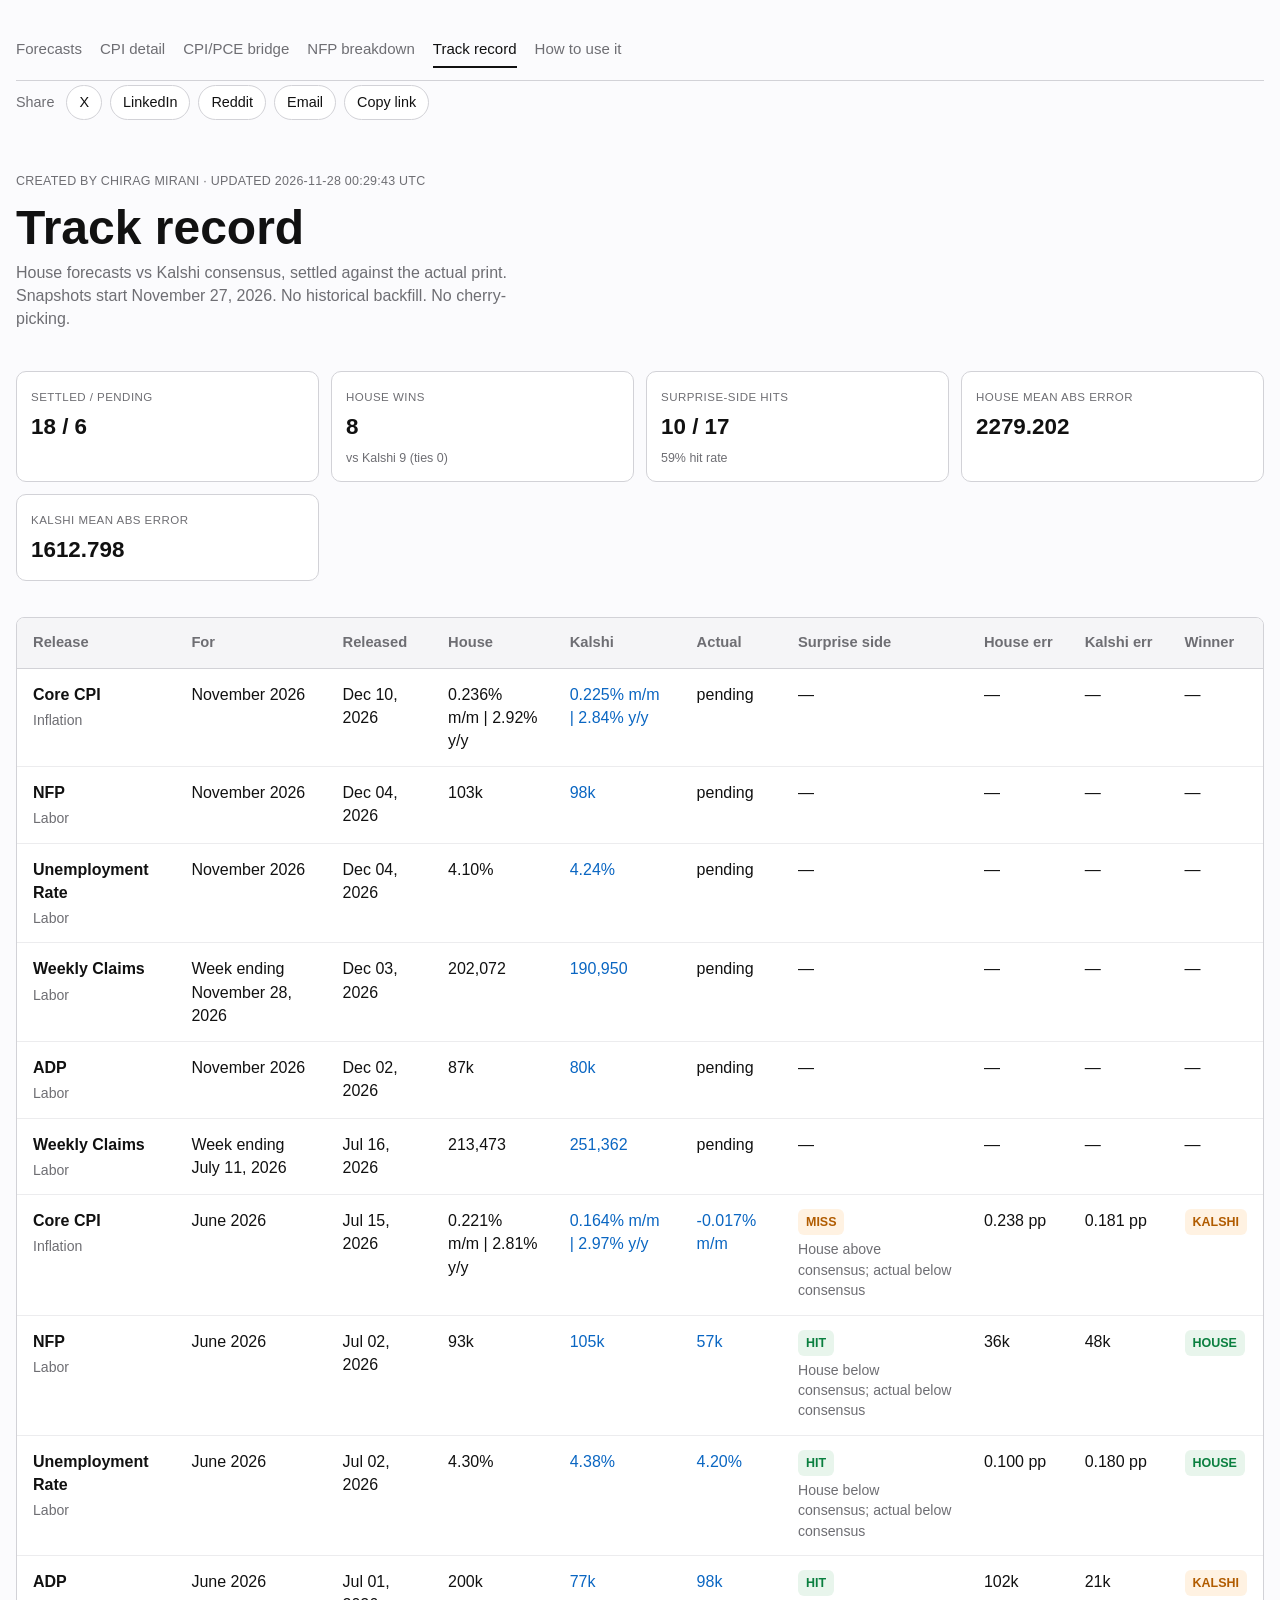
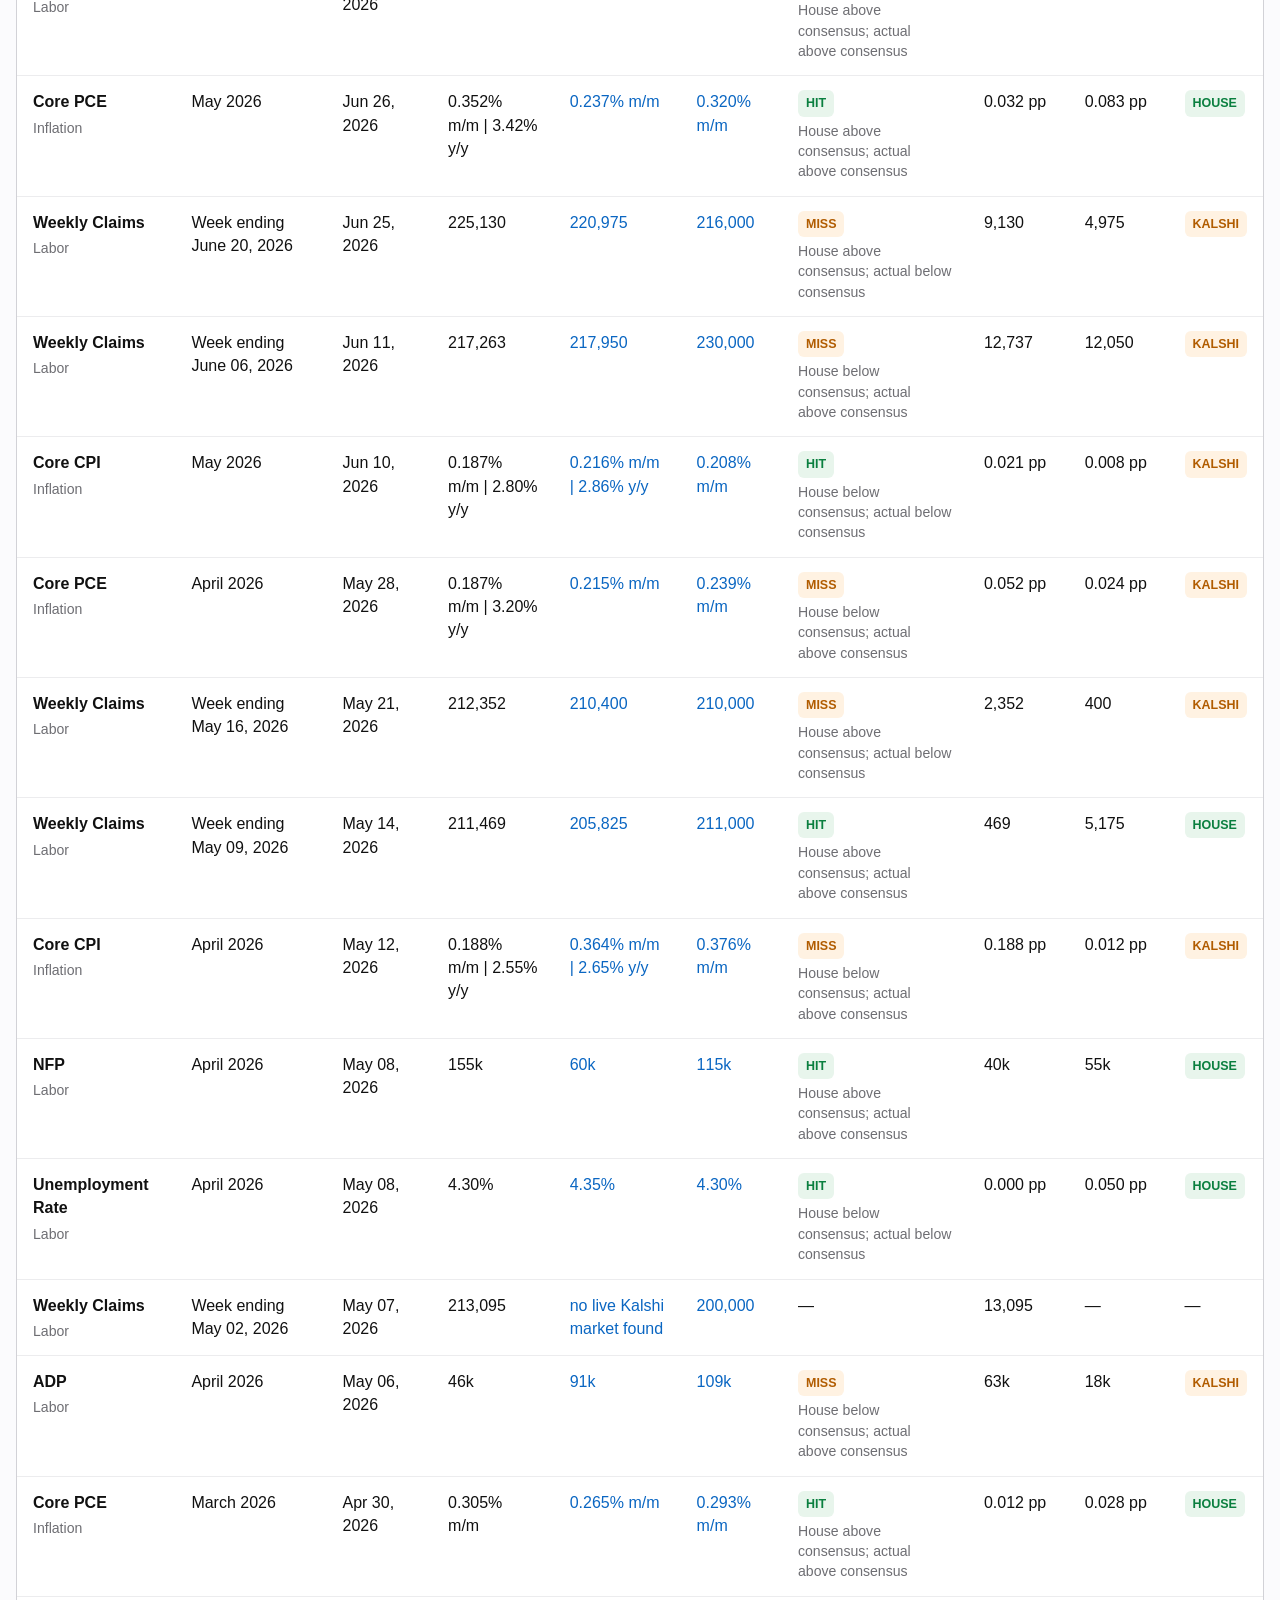
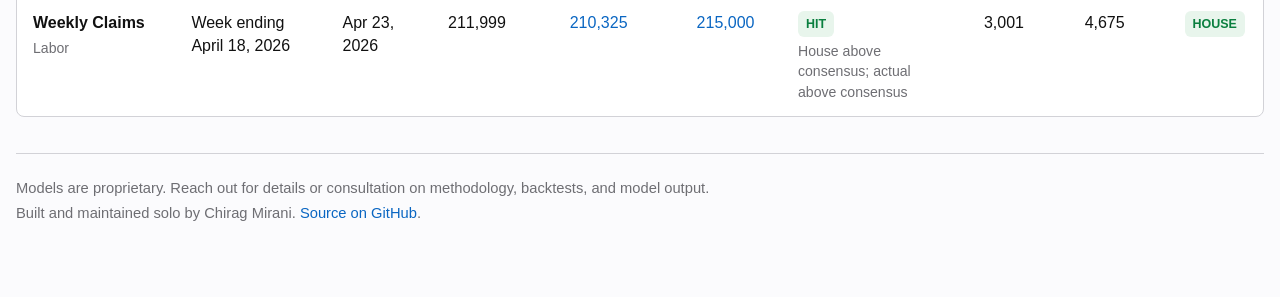
<file: docs/track-record.html>
<!doctype html>
<html lang="en">
  <head>
    <meta charset="utf-8">
    <meta name="viewport" content="width=device-width, initial-scale=1">
    <title>Track Record | MacroForecastbyCM</title>
    <meta name="description" content="Live scoreboard of MacroForecastbyCM's house forecasts versus Kalshi market consensus, settled against actual prints.">
    <meta name="robots" content="index,follow">
    <link rel="canonical" href="https://chiragmirani.github.io/macro-dashboard/track-record.html">

    <link rel="icon" href="favicon.ico" sizes="any">
    <link rel="icon" type="image/png" sizes="32x32" href="favicon-32.png">
    <link rel="apple-touch-icon" href="apple-touch-icon.png">
    <link rel="manifest" href="manifest.webmanifest">
    <meta name="theme-color" content="#0a1628">
    <meta name="apple-mobile-web-app-title" content="MacroForecastbyCM">

    <link rel="stylesheet" href="static/styles.css">
  </head>
  <body>
    <main>
      <nav class="topnav">
        <a href="./">Forecasts</a>
        <a href="cpi.html">CPI detail</a>
        <a href="cpi-pce-bridge.html">CPI/PCE bridge</a>
        <a href="nfp.html">NFP breakdown</a>
        <a href="track-record.html" class="active">Track record</a>
        <a href="how-to-use-macro-forecasts.html">How to use it</a>
      </nav>

      <div class="share-row" data-share-url="https://chiragmirani.github.io/macro-dashboard/track-record.html">
        <span class="share-label">Share</span>
        <a class="share-btn" target="_blank" rel="noopener"
           href="https://twitter.com/intent/tweet?url=https%3A%2F%2Fchiragmirani.github.io%2Fmacro-dashboard%2Ftrack-record.html&text=Honest%20track%20record%3A%20my%20macro%20forecasts%20vs%20Kalshi%20consensus%20vs%20the%20actual%20prints.%20by%20%40chirag_mirani1">X</a>
        <a class="share-btn" target="_blank" rel="noopener"
           href="https://www.linkedin.com/sharing/share-offsite/?url=https%3A%2F%2Fchiragmirani.github.io%2Fmacro-dashboard%2Ftrack-record.html">LinkedIn</a>
        <a class="share-btn" target="_blank" rel="noopener"
           href="https://www.reddit.com/submit?url=https%3A%2F%2Fchiragmirani.github.io%2Fmacro-dashboard%2Ftrack-record.html&title=Honest%20track%20record%3A%20macro%20forecasts%20vs%20Kalshi%20consensus%20vs%20actuals">Reddit</a>
        <a class="share-btn"
           href="mailto:?subject=Macro%20Forecast%20Track%20Record&body=Honest%20track%20record%20of%20macro%20forecasts%20vs%20Kalshi%20vs%20actuals%3A%20https%3A%2F%2Fchiragmirani.github.io%2Fmacro-dashboard%2Ftrack-record.html">Email</a>
        <button type="button" class="share-btn share-copy" id="copy-link">Copy link</button>
      </div>

      <section class="hero">
        <div class="hero-copy">
          <p class="eyebrow">Created by Chirag Mirani &middot; Updated 2026-11-28 00:29:43 UTC</p>
          <h1>Track record</h1>
          <p class="tr-blurb">House forecasts vs Kalshi consensus, settled against the actual print. Snapshots start November 27, 2026. No historical backfill. No cherry-picking.</p>
        </div>
      </section>

      <section class="tr-summary">
        <div class="tr-card">
          <span class="summary-label">Settled / Pending</span>
          <strong>18 / 6</strong>
        </div>
        <div class="tr-card">
          <span class="summary-label">House wins</span>
          <strong>8</strong>
          <span class="muted">vs Kalshi 9 (ties 0)</span>
        </div>
        <div class="tr-card">
          <span class="summary-label">Surprise-side hits</span>
          <strong>10 / 17</strong>
          <span class="muted">59% hit rate</span>
        </div>
        <div class="tr-card">
          <span class="summary-label">House mean abs error</span>
          <strong>2279.202</strong>
        </div>
        <div class="tr-card">
          <span class="summary-label">Kalshi mean abs error</span>
          <strong>1612.798</strong>
        </div>
      </section>

      <section class="table-section">
        <div class="table-wrap">
          <table>
            <caption class="sr-only">Track record of forecasts vs Kalshi consensus vs actual prints, newest first.</caption>
            <thead>
              <tr>
                <th>Release</th>
                <th>For</th>
                <th>Released</th>
                <th>House</th>
                <th>Kalshi</th>
                <th>Actual</th>
                <th>Surprise side</th>
                <th>House err</th>
                <th>Kalshi err</th>
                <th>Winner</th>
              </tr>
            </thead>
            <tbody>
              <tr>
                <td data-label="Release"><strong>Core CPI</strong><span class="subtle">Inflation</span></td>
                <td data-label="For">November 2026</td>
                <td data-label="Released">Dec 10, 2026</td>
                <td data-label="House">0.236% m/m | 2.92% y/y</td>
                <td data-label="Kalshi">
<a href="https://kalshi.com/markets/kxeconstatcpicore-26nov" target="_blank" rel="noopener">0.225% m/m | 2.84% y/y</a>                </td>
                <td data-label="Actual">
<span class="muted">pending</span>                </td>
                <td data-label="Surprise side">
                    <span class="muted">—</span>
                </td>
                <td data-label="House err">—</td>
                <td data-label="Kalshi err">—</td>
                <td data-label="Winner">
<span class="muted">—</span>                </td>
              </tr>
              <tr>
                <td data-label="Release"><strong>NFP</strong><span class="subtle">Labor</span></td>
                <td data-label="For">November 2026</td>
                <td data-label="Released">Dec 04, 2026</td>
                <td data-label="House">103k</td>
                <td data-label="Kalshi">
<a href="https://kalshi.com/markets/kxpayrolls-26nov" target="_blank" rel="noopener">98k</a>                </td>
                <td data-label="Actual">
<span class="muted">pending</span>                </td>
                <td data-label="Surprise side">
                    <span class="muted">—</span>
                </td>
                <td data-label="House err">—</td>
                <td data-label="Kalshi err">—</td>
                <td data-label="Winner">
<span class="muted">—</span>                </td>
              </tr>
              <tr>
                <td data-label="Release"><strong>Unemployment Rate</strong><span class="subtle">Labor</span></td>
                <td data-label="For">November 2026</td>
                <td data-label="Released">Dec 04, 2026</td>
                <td data-label="House">4.10%</td>
                <td data-label="Kalshi">
<a href="https://kalshi.com/markets/kxeconstatu3-26nov" target="_blank" rel="noopener">4.24%</a>                </td>
                <td data-label="Actual">
<span class="muted">pending</span>                </td>
                <td data-label="Surprise side">
                    <span class="muted">—</span>
                </td>
                <td data-label="House err">—</td>
                <td data-label="Kalshi err">—</td>
                <td data-label="Winner">
<span class="muted">—</span>                </td>
              </tr>
              <tr>
                <td data-label="Release"><strong>Weekly Claims</strong><span class="subtle">Labor</span></td>
                <td data-label="For">Week ending November 28, 2026</td>
                <td data-label="Released">Dec 03, 2026</td>
                <td data-label="House">202,072</td>
                <td data-label="Kalshi">
<a href="https://kalshi.com/markets/kxjoblessclaims-26dec03" target="_blank" rel="noopener">190,950</a>                </td>
                <td data-label="Actual">
<span class="muted">pending</span>                </td>
                <td data-label="Surprise side">
                    <span class="muted">—</span>
                </td>
                <td data-label="House err">—</td>
                <td data-label="Kalshi err">—</td>
                <td data-label="Winner">
<span class="muted">—</span>                </td>
              </tr>
              <tr>
                <td data-label="Release"><strong>ADP</strong><span class="subtle">Labor</span></td>
                <td data-label="For">November 2026</td>
                <td data-label="Released">Dec 02, 2026</td>
                <td data-label="House">87k</td>
                <td data-label="Kalshi">
<a href="https://kalshi.com/markets/kxadp-26nov" target="_blank" rel="noopener">80k</a>                </td>
                <td data-label="Actual">
<span class="muted">pending</span>                </td>
                <td data-label="Surprise side">
                    <span class="muted">—</span>
                </td>
                <td data-label="House err">—</td>
                <td data-label="Kalshi err">—</td>
                <td data-label="Winner">
<span class="muted">—</span>                </td>
              </tr>
              <tr>
                <td data-label="Release"><strong>Weekly Claims</strong><span class="subtle">Labor</span></td>
                <td data-label="For">Week ending July 11, 2026</td>
                <td data-label="Released">Jul 16, 2026</td>
                <td data-label="House">213,473</td>
                <td data-label="Kalshi">
<a href="https://kalshi.com/markets/kxjoblessclaims-26jul02" target="_blank" rel="noopener">251,362</a>                </td>
                <td data-label="Actual">
<span class="muted">pending</span>                </td>
                <td data-label="Surprise side">
                    <span class="muted">—</span>
                </td>
                <td data-label="House err">—</td>
                <td data-label="Kalshi err">—</td>
                <td data-label="Winner">
<span class="muted">—</span>                </td>
              </tr>
              <tr>
                <td data-label="Release"><strong>Core CPI</strong><span class="subtle">Inflation</span></td>
                <td data-label="For">June 2026</td>
                <td data-label="Released">Jul 15, 2026</td>
                <td data-label="House">0.221% m/m | 2.81% y/y</td>
                <td data-label="Kalshi">
<a href="https://kalshi.com/markets/kxeconstatcpicore-26jun" target="_blank" rel="noopener">0.164% m/m | 2.97% y/y</a>                </td>
                <td data-label="Actual">
<a href="https://www.bls.gov/news.release/cpi.toc.htm" target="_blank" rel="noopener">-0.017% m/m</a>                </td>
                <td data-label="Surprise side">
                    <span class="status status-partial">Miss</span><span class="subtle">House above consensus; actual below consensus</span>
                </td>
                <td data-label="House err">0.238 pp</td>
                <td data-label="Kalshi err">0.181 pp</td>
                <td data-label="Winner">
<span class="status status-partial">Kalshi</span>
                </td>
              </tr>
              <tr>
                <td data-label="Release"><strong>NFP</strong><span class="subtle">Labor</span></td>
                <td data-label="For">June 2026</td>
                <td data-label="Released">Jul 02, 2026</td>
                <td data-label="House">93k</td>
                <td data-label="Kalshi">
<a href="https://kalshi.com/markets/kxpayrolls-26jun" target="_blank" rel="noopener">105k</a>                </td>
                <td data-label="Actual">
<a href="https://www.bls.gov/news.release/empsit.toc.htm" target="_blank" rel="noopener">57k</a>                </td>
                <td data-label="Surprise side">
                    <span class="status status-live">Hit</span><span class="subtle">House below consensus; actual below consensus</span>
                </td>
                <td data-label="House err">36k</td>
                <td data-label="Kalshi err">48k</td>
                <td data-label="Winner">
<span class="status status-live">House</span>
                </td>
              </tr>
              <tr>
                <td data-label="Release"><strong>Unemployment Rate</strong><span class="subtle">Labor</span></td>
                <td data-label="For">June 2026</td>
                <td data-label="Released">Jul 02, 2026</td>
                <td data-label="House">4.30%</td>
                <td data-label="Kalshi">
<a href="https://kalshi.com/markets/kxeconstatu3-26jun" target="_blank" rel="noopener">4.38%</a>                </td>
                <td data-label="Actual">
<a href="https://www.bls.gov/news.release/empsit.toc.htm" target="_blank" rel="noopener">4.20%</a>                </td>
                <td data-label="Surprise side">
                    <span class="status status-live">Hit</span><span class="subtle">House below consensus; actual below consensus</span>
                </td>
                <td data-label="House err">0.100 pp</td>
                <td data-label="Kalshi err">0.180 pp</td>
                <td data-label="Winner">
<span class="status status-live">House</span>
                </td>
              </tr>
              <tr>
                <td data-label="Release"><strong>ADP</strong><span class="subtle">Labor</span></td>
                <td data-label="For">June 2026</td>
                <td data-label="Released">Jul 01, 2026</td>
                <td data-label="House">200k</td>
                <td data-label="Kalshi">
<a href="https://kalshi.com/markets/kxadp-26jun" target="_blank" rel="noopener">77k</a>                </td>
                <td data-label="Actual">
<a href="https://adpemploymentreport.com/" target="_blank" rel="noopener">98k</a>                </td>
                <td data-label="Surprise side">
                    <span class="status status-live">Hit</span><span class="subtle">House above consensus; actual above consensus</span>
                </td>
                <td data-label="House err">102k</td>
                <td data-label="Kalshi err">21k</td>
                <td data-label="Winner">
<span class="status status-partial">Kalshi</span>
                </td>
              </tr>
              <tr>
                <td data-label="Release"><strong>Core PCE</strong><span class="subtle">Inflation</span></td>
                <td data-label="For">May 2026</td>
                <td data-label="Released">Jun 26, 2026</td>
                <td data-label="House">0.352% m/m | 3.42% y/y</td>
                <td data-label="Kalshi">
<a href="https://kalshi.com/markets/kxpcecore-26jun" target="_blank" rel="noopener">0.237% m/m</a>                </td>
                <td data-label="Actual">
<a href="https://www.bea.gov/data/personal-consumption-expenditures-price-index" target="_blank" rel="noopener">0.320% m/m</a>                </td>
                <td data-label="Surprise side">
                    <span class="status status-live">Hit</span><span class="subtle">House above consensus; actual above consensus</span>
                </td>
                <td data-label="House err">0.032 pp</td>
                <td data-label="Kalshi err">0.083 pp</td>
                <td data-label="Winner">
<span class="status status-live">House</span>
                </td>
              </tr>
              <tr>
                <td data-label="Release"><strong>Weekly Claims</strong><span class="subtle">Labor</span></td>
                <td data-label="For">Week ending June 20, 2026</td>
                <td data-label="Released">Jun 25, 2026</td>
                <td data-label="House">225,130</td>
                <td data-label="Kalshi">
<a href="https://kalshi.com/markets/kxjoblessclaims-26jun11" target="_blank" rel="noopener">220,975</a>                </td>
                <td data-label="Actual">
<a href="https://www.dol.gov/ui/data.pdf" target="_blank" rel="noopener">216,000</a>                </td>
                <td data-label="Surprise side">
                    <span class="status status-partial">Miss</span><span class="subtle">House above consensus; actual below consensus</span>
                </td>
                <td data-label="House err">9,130</td>
                <td data-label="Kalshi err">4,975</td>
                <td data-label="Winner">
<span class="status status-partial">Kalshi</span>
                </td>
              </tr>
              <tr>
                <td data-label="Release"><strong>Weekly Claims</strong><span class="subtle">Labor</span></td>
                <td data-label="For">Week ending June 06, 2026</td>
                <td data-label="Released">Jun 11, 2026</td>
                <td data-label="House">217,263</td>
                <td data-label="Kalshi">
<a href="https://kalshi.com/markets/kxjoblessclaims-26jun11" target="_blank" rel="noopener">217,950</a>                </td>
                <td data-label="Actual">
<a href="https://www.dol.gov/ui/data.pdf" target="_blank" rel="noopener">230,000</a>                </td>
                <td data-label="Surprise side">
                    <span class="status status-partial">Miss</span><span class="subtle">House below consensus; actual above consensus</span>
                </td>
                <td data-label="House err">12,737</td>
                <td data-label="Kalshi err">12,050</td>
                <td data-label="Winner">
<span class="status status-partial">Kalshi</span>
                </td>
              </tr>
              <tr>
                <td data-label="Release"><strong>Core CPI</strong><span class="subtle">Inflation</span></td>
                <td data-label="For">May 2026</td>
                <td data-label="Released">Jun 10, 2026</td>
                <td data-label="House">0.187% m/m | 2.80% y/y</td>
                <td data-label="Kalshi">
<a href="https://kalshi.com/markets/kxeconstatcpicore-26may" target="_blank" rel="noopener">0.216% m/m | 2.86% y/y</a>                </td>
                <td data-label="Actual">
<a href="https://www.bls.gov/news.release/cpi.toc.htm" target="_blank" rel="noopener">0.208% m/m</a>                </td>
                <td data-label="Surprise side">
                    <span class="status status-live">Hit</span><span class="subtle">House below consensus; actual below consensus</span>
                </td>
                <td data-label="House err">0.021 pp</td>
                <td data-label="Kalshi err">0.008 pp</td>
                <td data-label="Winner">
<span class="status status-partial">Kalshi</span>
                </td>
              </tr>
              <tr>
                <td data-label="Release"><strong>Core PCE</strong><span class="subtle">Inflation</span></td>
                <td data-label="For">April 2026</td>
                <td data-label="Released">May 28, 2026</td>
                <td data-label="House">0.187% m/m | 3.20% y/y</td>
                <td data-label="Kalshi">
<a href="https://kalshi.com/markets/kxpcecore-26may" target="_blank" rel="noopener">0.215% m/m</a>                </td>
                <td data-label="Actual">
<a href="https://www.bea.gov/data/personal-consumption-expenditures-price-index" target="_blank" rel="noopener">0.239% m/m</a>                </td>
                <td data-label="Surprise side">
                    <span class="status status-partial">Miss</span><span class="subtle">House below consensus; actual above consensus</span>
                </td>
                <td data-label="House err">0.052 pp</td>
                <td data-label="Kalshi err">0.024 pp</td>
                <td data-label="Winner">
<span class="status status-partial">Kalshi</span>
                </td>
              </tr>
              <tr>
                <td data-label="Release"><strong>Weekly Claims</strong><span class="subtle">Labor</span></td>
                <td data-label="For">Week ending May 16, 2026</td>
                <td data-label="Released">May 21, 2026</td>
                <td data-label="House">212,352</td>
                <td data-label="Kalshi">
<a href="https://kalshi.com/markets/kxjoblessclaims-26may21" target="_blank" rel="noopener">210,400</a>                </td>
                <td data-label="Actual">
<a href="https://www.dol.gov/ui/data.pdf" target="_blank" rel="noopener">210,000</a>                </td>
                <td data-label="Surprise side">
                    <span class="status status-partial">Miss</span><span class="subtle">House above consensus; actual below consensus</span>
                </td>
                <td data-label="House err">2,352</td>
                <td data-label="Kalshi err">400</td>
                <td data-label="Winner">
<span class="status status-partial">Kalshi</span>
                </td>
              </tr>
              <tr>
                <td data-label="Release"><strong>Weekly Claims</strong><span class="subtle">Labor</span></td>
                <td data-label="For">Week ending May 09, 2026</td>
                <td data-label="Released">May 14, 2026</td>
                <td data-label="House">211,469</td>
                <td data-label="Kalshi">
<a href="https://kalshi.com/markets/kxjoblessclaims-26may14" target="_blank" rel="noopener">205,825</a>                </td>
                <td data-label="Actual">
<a href="https://www.dol.gov/ui/data.pdf" target="_blank" rel="noopener">211,000</a>                </td>
                <td data-label="Surprise side">
                    <span class="status status-live">Hit</span><span class="subtle">House above consensus; actual above consensus</span>
                </td>
                <td data-label="House err">469</td>
                <td data-label="Kalshi err">5,175</td>
                <td data-label="Winner">
<span class="status status-live">House</span>
                </td>
              </tr>
              <tr>
                <td data-label="Release"><strong>Core CPI</strong><span class="subtle">Inflation</span></td>
                <td data-label="For">April 2026</td>
                <td data-label="Released">May 12, 2026</td>
                <td data-label="House">0.188% m/m | 2.55% y/y</td>
                <td data-label="Kalshi">
<a href="https://kalshi.com/markets/kxeconstatcpicore-26apr" target="_blank" rel="noopener">0.364% m/m | 2.65% y/y</a>                </td>
                <td data-label="Actual">
<a href="https://www.bls.gov/news.release/cpi.toc.htm" target="_blank" rel="noopener">0.376% m/m</a>                </td>
                <td data-label="Surprise side">
                    <span class="status status-partial">Miss</span><span class="subtle">House below consensus; actual above consensus</span>
                </td>
                <td data-label="House err">0.188 pp</td>
                <td data-label="Kalshi err">0.012 pp</td>
                <td data-label="Winner">
<span class="status status-partial">Kalshi</span>
                </td>
              </tr>
              <tr>
                <td data-label="Release"><strong>NFP</strong><span class="subtle">Labor</span></td>
                <td data-label="For">April 2026</td>
                <td data-label="Released">May 08, 2026</td>
                <td data-label="House">155k</td>
                <td data-label="Kalshi">
<a href="https://kalshi.com/markets/kxpayrolls-26apr" target="_blank" rel="noopener">60k</a>                </td>
                <td data-label="Actual">
<a href="https://www.bls.gov/news.release/empsit.toc.htm" target="_blank" rel="noopener">115k</a>                </td>
                <td data-label="Surprise side">
                    <span class="status status-live">Hit</span><span class="subtle">House above consensus; actual above consensus</span>
                </td>
                <td data-label="House err">40k</td>
                <td data-label="Kalshi err">55k</td>
                <td data-label="Winner">
<span class="status status-live">House</span>
                </td>
              </tr>
              <tr>
                <td data-label="Release"><strong>Unemployment Rate</strong><span class="subtle">Labor</span></td>
                <td data-label="For">April 2026</td>
                <td data-label="Released">May 08, 2026</td>
                <td data-label="House">4.30%</td>
                <td data-label="Kalshi">
<a href="https://kalshi.com/markets/kxeconstatu3-26apr" target="_blank" rel="noopener">4.35%</a>                </td>
                <td data-label="Actual">
<a href="https://www.bls.gov/news.release/empsit.toc.htm" target="_blank" rel="noopener">4.30%</a>                </td>
                <td data-label="Surprise side">
                    <span class="status status-live">Hit</span><span class="subtle">House below consensus; actual below consensus</span>
                </td>
                <td data-label="House err">0.000 pp</td>
                <td data-label="Kalshi err">0.050 pp</td>
                <td data-label="Winner">
<span class="status status-live">House</span>
                </td>
              </tr>
              <tr>
                <td data-label="Release"><strong>Weekly Claims</strong><span class="subtle">Labor</span></td>
                <td data-label="For">Week ending May 02, 2026</td>
                <td data-label="Released">May 07, 2026</td>
                <td data-label="House">213,095</td>
                <td data-label="Kalshi">
<a href="https://kalshi.com/markets/kxjoblessclaims-26may01" target="_blank" rel="noopener">no live Kalshi market found</a>                </td>
                <td data-label="Actual">
<a href="https://www.dol.gov/ui/data.pdf" target="_blank" rel="noopener">200,000</a>                </td>
                <td data-label="Surprise side">
                    <span class="muted">—</span>
                </td>
                <td data-label="House err">13,095</td>
                <td data-label="Kalshi err">—</td>
                <td data-label="Winner">
<span class="muted">—</span>                </td>
              </tr>
              <tr>
                <td data-label="Release"><strong>ADP</strong><span class="subtle">Labor</span></td>
                <td data-label="For">April 2026</td>
                <td data-label="Released">May 06, 2026</td>
                <td data-label="House">46k</td>
                <td data-label="Kalshi">
<a href="https://kalshi.com/markets/kxadp-26apr" target="_blank" rel="noopener">91k</a>                </td>
                <td data-label="Actual">
<a href="https://adpemploymentreport.com/" target="_blank" rel="noopener">109k</a>                </td>
                <td data-label="Surprise side">
                    <span class="status status-partial">Miss</span><span class="subtle">House below consensus; actual above consensus</span>
                </td>
                <td data-label="House err">63k</td>
                <td data-label="Kalshi err">18k</td>
                <td data-label="Winner">
<span class="status status-partial">Kalshi</span>
                </td>
              </tr>
              <tr>
                <td data-label="Release"><strong>Core PCE</strong><span class="subtle">Inflation</span></td>
                <td data-label="For">March 2026</td>
                <td data-label="Released">Apr 30, 2026</td>
                <td data-label="House">0.305% m/m</td>
                <td data-label="Kalshi">
<a href="https://kalshi.com/markets/kxpcecore-26apr" target="_blank" rel="noopener">0.265% m/m</a>                </td>
                <td data-label="Actual">
<a href="https://www.bea.gov/data/personal-consumption-expenditures-price-index" target="_blank" rel="noopener">0.293% m/m</a>                </td>
                <td data-label="Surprise side">
                    <span class="status status-live">Hit</span><span class="subtle">House above consensus; actual above consensus</span>
                </td>
                <td data-label="House err">0.012 pp</td>
                <td data-label="Kalshi err">0.028 pp</td>
                <td data-label="Winner">
<span class="status status-live">House</span>
                </td>
              </tr>
              <tr>
                <td data-label="Release"><strong>Weekly Claims</strong><span class="subtle">Labor</span></td>
                <td data-label="For">Week ending April 18, 2026</td>
                <td data-label="Released">Apr 23, 2026</td>
                <td data-label="House">211,999</td>
                <td data-label="Kalshi">
<a href="https://kalshi.com/markets/kxjoblessclaims-26apr23" target="_blank" rel="noopener">210,325</a>                </td>
                <td data-label="Actual">
<a href="https://www.dol.gov/ui/data.pdf" target="_blank" rel="noopener">215,000</a>                </td>
                <td data-label="Surprise side">
                    <span class="status status-live">Hit</span><span class="subtle">House above consensus; actual above consensus</span>
                </td>
                <td data-label="House err">3,001</td>
                <td data-label="Kalshi err">4,675</td>
                <td data-label="Winner">
<span class="status status-live">House</span>
                </td>
              </tr>
            </tbody>
          </table>
        </div>
      </section>

      <script>
        (function () {
          var btn = document.getElementById('copy-link');
          if (!btn) return;
          var row = btn.closest('.share-row');
          var url = row && row.dataset.shareUrl ? row.dataset.shareUrl : window.location.href;
          var label = btn.textContent;
          btn.addEventListener('click', function () {
            navigator.clipboard.writeText(url).then(function () {
              btn.textContent = 'Copied';
              setTimeout(function () { btn.textContent = label; }, 1500);
            });
          });
        })();
      </script>

      <footer class="site-foot">
        <p>Models are proprietary. Reach out for details or consultation on methodology, backtests, and model output.</p>
        <p class="muted">Built and maintained solo by Chirag Mirani. <a href="https://github.com/ChiragMirani/macro-dashboard" target="_blank" rel="noopener">Source on GitHub</a>.</p>
      </footer>
    </main>
  </body>
</html>
</file>
<file: docs/static/styles.css>
:root {
  color-scheme: light;
  --text: #111111;
  --muted: #6e6e73;
  --border: #d2d2d7;
  --bg: #fbfbfd;
  --panel: #ffffff;
  --live: #0a7f3f;
  --partial: #b15c00;
  --link: #0a66c2;
}

* {
  box-sizing: border-box;
}

.sr-only {
  position: absolute;
  width: 1px;
  height: 1px;
  padding: 0;
  margin: -1px;
  overflow: hidden;
  clip: rect(0, 0, 0, 0);
  border: 0;
}

body {
  margin: 0;
  font-family: -apple-system, BlinkMacSystemFont, "Segoe UI", sans-serif;
  color: var(--text);
  background: var(--bg);
  line-height: 1.45;
  -webkit-text-size-adjust: 100%;
}

a {
  color: var(--link);
  text-decoration: none;
}
a:hover { text-decoration: underline; }

main {
  width: min(1400px, calc(100% - 32px));
  margin: 0 auto;
  padding: 24px 0 48px;
}

.topnav {
  display: flex;
  flex-wrap: wrap;
  gap: 18px;
  padding: 8px 0 12px;
  border-bottom: 1px solid var(--border);
  font-size: 0.94rem;
}
.topnav a {
  color: var(--muted);
  font-weight: 500;
  padding: 6px 0;
}
.topnav a.active { color: var(--text); border-bottom: 2px solid var(--text); }
.topnav a:hover { color: var(--text); text-decoration: none; }

.tr-blurb { color: var(--muted); margin-top: 8px; max-width: 60ch; }

.share-row {
  display: flex;
  flex-wrap: wrap;
  align-items: center;
  gap: 8px;
  padding: 4px 0 16px;
  font-size: 0.9rem;
}
.share-label { color: var(--muted); margin-right: 4px; }
.share-btn {
  display: inline-block;
  padding: 6px 12px;
  border: 1px solid var(--border);
  border-radius: 999px;
  background: var(--panel);
  color: var(--text);
  font: inherit;
  cursor: pointer;
  text-decoration: none;
}
.share-btn:hover { background: #f0f0f3; text-decoration: none; }

.tr-summary {
  display: grid;
  grid-template-columns: repeat(4, minmax(0, 1fr));
  gap: 12px;
  padding: 16px 0 24px;
}
.tr-card {
  background: var(--panel);
  border: 1px solid var(--border);
  border-radius: 10px;
  padding: 12px 14px;
}
.tr-card strong { display: block; font-size: 1.4rem; margin: 4px 0 2px; }
.tr-card .muted { color: var(--muted); font-size: 0.78rem; }
.empty { text-align: center; padding: 32px; color: var(--muted); }

.site-foot {
  margin-top: 36px;
  padding: 20px 0;
  border-top: 1px solid var(--border);
  font-size: 0.92rem;
  color: var(--muted);
}
.site-foot p { margin: 4px 0; }
.site-foot strong { color: var(--text); }
.site-foot a { color: var(--link); }
.summary-label { color: var(--muted); text-transform: uppercase; font-size: 0.72rem; letter-spacing: 0.04em; }

.hero { padding: 24px 0 8px; }

.hero-copy h1 {
  margin: 0;
  font-size: clamp(1.6rem, 4vw, 3rem);
  font-weight: 700;
  line-height: 1.05;
}

.eyebrow {
  color: var(--muted);
  text-transform: uppercase;
  font-size: 0.78rem;
  letter-spacing: 0.02em;
}

.subtle, .detail { color: var(--muted); }

.table-section { padding-top: 12px; }

.table-wrap {
  overflow-x: auto;
  border: 1px solid var(--border);
  border-radius: 8px;
  background: var(--panel);
}

table {
  width: 100%;
  border-collapse: collapse;
  min-width: 880px;
}

thead th {
  text-align: left;
  font-size: 0.92rem;
  font-weight: 600;
  color: var(--muted);
  padding: 14px 16px;
  border-bottom: 1px solid var(--border);
  background: #f5f5f7;
  white-space: nowrap;
}

tbody td {
  vertical-align: top;
  padding: 14px 16px;
  border-bottom: 1px solid #ececee;
  font-size: 1rem;
}

tbody tr:last-child td { border-bottom: 0; }

.subtle {
  display: block;
  margin-top: 4px;
  font-size: 0.88rem;
}

.status {
  display: inline-block;
  padding: 4px 8px;
  border-radius: 6px;
  font-size: 0.78rem;
  font-weight: 600;
  text-transform: uppercase;
}
.status-live    { color: var(--live);    background: #e8f5ec; }
.status-partial { color: var(--partial); background: #fff2e2; }
.status-review  { color: #9f1239; background: #ffe4e6; }

.detail-row td {
  padding-top: 0;
  background: #fcfcfd;
}
.detail {
  display: inline-block;
  margin-right: 16px;
  font-size: 0.88rem;
}
.source { color: #4e4e52; }
.review-note { color: #9f1239; font-weight: 600; }

/* ---- Tablet ---- */
@media (max-width: 980px) {
  main { width: min(100% - 20px, 100%); }
  table { min-width: 680px; }
  .tr-summary { grid-template-columns: repeat(2, minmax(0, 1fr)); }
}

/* ---- Phone: compact card grid that fits ~3 cards per screen ---- */
@media (max-width: 640px) {
  main { padding: 12px 0 28px; width: calc(100% - 16px); }

  .hero { padding: 4px 0 10px; }
  .hero-copy h1 { font-size: 1.5rem; }
  .eyebrow { font-size: 0.7rem; }
  .tr-summary { grid-template-columns: 1fr 1fr; gap: 8px; padding: 12px 0 16px; }
  .tr-card strong { font-size: 1.15rem; }
  .topnav { font-size: 0.86rem; gap: 14px; }

  .table-wrap {
    overflow-x: visible;
    border: 0;
    border-radius: 0;
    background: transparent;
  }
  table { min-width: 0; border-collapse: separate; border-spacing: 0; }
  thead { display: none; }
  caption { display: none; }

  /* Each row becomes a card laid out as a 2-column grid:
     Release header (full)  /  Releases when (full)  /  Period (full)
     House+Kalshi (split)   /  Last+Risk (split) */
  tbody tr {
    display: grid;
    grid-template-columns: 1fr 1fr;
    grid-template-areas:
      "release release"
      "when    when"
      "period  period"
      "house   kalshi"
      "last    risk";
    background: var(--panel);
    border: 1px solid var(--border);
    border-radius: 12px;
    margin-bottom: 12px;
    overflow: hidden;
  }

  tbody td {
    display: block;
    padding: 8px 12px;
    border-bottom: 1px solid #f2f2f4;
    font-size: 0.95rem;
    overflow-wrap: anywhere;
    word-break: break-word;
    min-width: 0;
  }
  tbody td::before {
    content: attr(data-label);
    display: block;
    color: var(--muted);
    font-size: 0.7rem;
    text-transform: uppercase;
    letter-spacing: 0.04em;
    margin-bottom: 2px;
    line-height: 1.1;
  }

  /* Release name as the card header â€” no label, larger type, light fill */
  tbody td[data-label="Release"] {
    grid-area: release;
    background: #f7f7fa;
    border-bottom: 1px solid var(--border);
    padding: 10px 12px;
  }
  tbody td[data-label="Release"]::before { content: none; }
  tbody td[data-label="Release"] strong { font-size: 1.06rem; display: block; }
  tbody td[data-label="Release"] .subtle {
    margin-top: 1px;
    font-size: 0.7rem;
    text-transform: uppercase;
    letter-spacing: 0.04em;
  }

  /* Combined "Day, Date Â· Time" â€” full width, prominent */
  tbody td[data-label="Releases"] {
    grid-area: when;
    padding: 8px 12px 4px;
    font-weight: 500;
  }

  /* Reporting period (full width) â€” small muted line */
  tbody td[data-label="Reporting period"] {
    grid-area: period;
    padding: 0 12px 8px;
    font-size: 0.85rem;
    color: var(--muted);
    border-bottom: 1px solid #f2f2f4;
  }
  tbody td[data-label="Reporting period"]::before { content: none; }

  /* Forecast comparison row: house | kalshi side by side */
  tbody td[data-label="House forecast"]   { grid-area: house;  border-right: 1px solid #f2f2f4; }
  tbody td[data-label="Kalshi consensus"] { grid-area: kalshi; }

  /* Bottom row: last release | risk side by side */
  tbody td[data-label="Latest actual"] { grid-area: last; border-right: 1px solid #f2f2f4; border-bottom: 0; }
  tbody td[data-label="Surprise risk"] { grid-area: risk; border-bottom: 0; }

  /* Hide redundant cells on mobile */
  tbody td[data-label="Status"] { display: none; }

  /* Touch-friendly link area */
  tbody td a { display: inline-block; padding: 2px 0; }

  /* Drop the verbose notes row on mobile */
  .detail-row { display: none; }
}

.nfp-breakdown-section {
  padding: 46px 0 8px;
}

.nfp-breakdown-hero {
  display: grid;
  grid-template-columns: minmax(0, 1fr) minmax(220px, 320px);
  gap: 20px;
  align-items: end;
  padding-bottom: 18px;
}

.nfp-breakdown-hero h1,
.nfp-breakdown-hero h2 {
  margin: 0;
  font-size: clamp(2rem, 5vw, 4.2rem);
  line-height: 1.03;
  font-weight: 700;
  letter-spacing: 0;
}

.nfp-breakdown-hero p:not(.eyebrow) {
  max-width: 68ch;
  margin: 12px 0 0;
  color: var(--muted);
  font-size: 1.02rem;
}

.nfp-headline-stat,
.nfp-stat-card,
.nfp-table-panel {
  background: var(--panel);
  border: 1px solid var(--border);
  border-radius: 8px;
}

.nfp-headline-stat { padding: 18px; }

.nfp-headline-stat span,
.nfp-stat-card span {
  display: block;
  color: var(--muted);
  font-size: 0.78rem;
  text-transform: uppercase;
  letter-spacing: 0.04em;
}

.nfp-headline-stat strong {
  display: block;
  margin-top: 6px;
  font-size: 2.35rem;
  line-height: 1;
}

.nfp-headline-stat small,
.nfp-stat-card small {
  display: block;
  margin-top: 7px;
  color: var(--muted);
  font-size: 0.88rem;
}

.nfp-stat-grid {
  display: grid;
  grid-template-columns: repeat(4, minmax(0, 1fr));
  gap: 12px;
  margin: 4px 0 18px;
}

.nfp-stat-card {
  min-height: 112px;
  padding: 16px;
}

.nfp-stat-card strong {
  display: block;
  margin-top: 10px;
  font-size: 1.75rem;
  line-height: 1.06;
}

.nfp-table-panel { overflow: hidden; }

.nfp-table-head,
.nfp-table-row {
  display: grid;
  grid-template-columns: minmax(260px, 1.65fr) minmax(78px, 0.55fr) repeat(4, minmax(88px, 0.6fr));
  gap: 12px;
  align-items: center;
}

.nfp-table-head {
  padding: 13px 18px;
  color: var(--muted);
  background: #f5f5f7;
  border-bottom: 1px solid var(--border);
  font-size: 0.78rem;
  font-weight: 600;
  text-transform: uppercase;
  letter-spacing: 0.04em;
}

.nfp-table-row {
  min-height: 70px;
  padding: 14px 18px;
  border-bottom: 1px solid #ececee;
}

.nfp-table-row:last-child { border-bottom: 0; }
.nfp-table-row-headline { background: #fcfcfd; }

.nfp-sector-name strong {
  display: block;
  font-size: 0.98rem;
}

.nfp-sector-name span {
  display: block;
  margin-top: 3px;
  color: var(--muted);
  font-size: 0.78rem;
}

.nfp-level {
  color: var(--muted);
  font-weight: 600;
}

.nfp-change {
  display: inline-block;
  min-width: 58px;
  font-weight: 700;
  color: var(--text);
}

.positive { color: var(--live); }
.negative { color: #b42318; }
.flat { color: var(--muted); }

.nfp-one-month {
  display: grid;
  grid-template-columns: 64px minmax(42px, 1fr);
  gap: 8px;
  align-items: center;
}

.nfp-bar {
  display: block;
  height: 5px;
  width: var(--bar);
  min-width: 4px;
  border-radius: 999px;
  background: #d2d2d7;
}

.nfp-bar-positive { background: var(--live); }
.nfp-bar-negative { background: #b42318; }


/* nfp-responsive-rules */
@media (max-width: 980px) {
  .nfp-breakdown-hero { grid-template-columns: 1fr; }
  .nfp-stat-grid { grid-template-columns: repeat(2, minmax(0, 1fr)); }
  .nfp-table-head { display: none; }
  .nfp-table-row {
    grid-template-columns: repeat(4, minmax(0, 1fr));
    gap: 8px;
  }
  .nfp-sector-name { grid-column: 1 / -1; }
}

@media (max-width: 640px) {
  .nfp-breakdown-section { padding-top: 28px; }
  .nfp-breakdown-hero h1,
  .nfp-breakdown-hero h2 { font-size: 2rem; }
  .nfp-breakdown-hero p:not(.eyebrow) { font-size: 0.94rem; }
  .nfp-headline-stat strong { font-size: 2rem; }
  .nfp-stat-grid { grid-template-columns: 1fr 1fr; gap: 8px; }
  .nfp-stat-card { min-height: 100px; padding: 12px; }
  .nfp-stat-card strong { font-size: 1.2rem; }
  .nfp-table-panel { border-radius: 8px; }
  .nfp-table-row {
    grid-template-columns: repeat(2, minmax(0, 1fr));
    padding: 12px;
    align-items: start;
  }
  .nfp-sector-name,
  .nfp-level,
  .nfp-one-month,
  .nfp-table-row > div[data-label="3M"],
  .nfp-table-row > div[data-label="6M"],
  .nfp-table-row > div[data-label="12M"] { min-width: 0; }
  .nfp-sector-name { grid-column: 1 / -1; }
  .nfp-level::before,
  .nfp-one-month::before,
  .nfp-table-row > div[data-label="3M"]::before,
  .nfp-table-row > div[data-label="6M"]::before,
  .nfp-table-row > div[data-label="12M"]::before {
    content: attr(data-label);
    display: block;
    margin-bottom: 2px;
    color: var(--muted);
    font-size: 0.68rem;
    font-weight: 600;
    text-transform: uppercase;
    letter-spacing: 0.04em;
  }
  .nfp-one-month { display: block; }
  .nfp-bar { margin-top: 6px; max-width: 100%; }
}



.nfp-history-panel {
  margin: 18px 0;
  background: var(--panel);
  border: 1px solid var(--border);
  border-radius: 8px;
  overflow: hidden;
}

.nfp-history-title {
  display: flex;
  justify-content: space-between;
  gap: 18px;
  padding: 18px;
  border-bottom: 1px solid var(--border);
  background: #fbfbfd;
}

.nfp-history-title h2 {
  margin: 3px 0 0;
  font-size: 1.35rem;
  line-height: 1.15;
}

.nfp-history-title p {
  max-width: 42ch;
  margin: 0;
  color: var(--muted);
  font-size: 0.9rem;
}

.nfp-history-scroll {
  overflow-x: auto;
}

.nfp-history-grid {
  display: grid;
  min-width: 1120px;
  align-items: stretch;
}

.nfp-history-header,
.nfp-history-category,
.nfp-history-cell {
  min-height: 34px;
  padding: 8px 10px;
  border-right: 1px solid #e6e6ea;
  border-bottom: 1px solid #e6e6ea;
  font-size: 0.86rem;
}

.nfp-history-header {
  position: sticky;
  top: 0;
  z-index: 2;
  background: #f5f5f7;
  color: var(--muted);
  font-weight: 700;
  text-align: right;
  white-space: nowrap;
}

.nfp-history-sticky {
  position: sticky;
  left: 0;
  z-index: 3;
  box-shadow: 1px 0 0 #e6e6ea;
}

.nfp-history-header.nfp-history-sticky {
  text-align: left;
  z-index: 4;
}

.nfp-history-category {
  background: #ffffff;
}

.nfp-history-category-key {
  background: #fff7a8;
}

.nfp-history-category strong {
  display: block;
  font-size: 0.88rem;
  line-height: 1.12;
}

.nfp-history-category span {
  display: block;
  margin-top: 2px;
  color: var(--muted);
  font-size: 0.7rem;
  text-transform: uppercase;
  letter-spacing: 0.03em;
}

.nfp-history-cell {
  text-align: right;
  font-variant-numeric: tabular-nums;
  font-weight: 650;
  white-space: nowrap;
}

.nfp-history-cell.positive {
  background: #c6efce;
  color: #006100;
}

.nfp-history-cell.negative {
  background: #ffc7ce;
  color: #9c0006;
}

.nfp-history-cell.flat {
  background: #f5f5f7;
  color: var(--muted);
}

/* nfp-history-mobile-rules */
@media (max-width: 640px) {
  .nfp-history-title {
    display: block;
    padding: 14px;
  }
  .nfp-history-title p {
    margin-top: 6px;
    font-size: 0.82rem;
  }
  .nfp-history-grid {
    min-width: 980px;
  }
  .nfp-history-header,
  .nfp-history-category,
  .nfp-history-cell {
    padding: 7px 8px;
    font-size: 0.78rem;
  }
}

.nfp-history-category-metric {
  background: #eef4ff;
}

.cpi-detail-section {
  padding: 46px 0 8px;
}

.cpi-insight-grid {
  display: grid;
  grid-template-columns: repeat(3, minmax(0, 1fr));
  gap: 12px;
  margin: 0 0 18px;
}

.cpi-insight-card,
.cpi-table-panel {
  background: var(--panel);
  border: 1px solid var(--border);
  border-radius: 8px;
}

.cpi-insight-card {
  min-height: 108px;
  padding: 16px;
}

.cpi-insight-card span {
  display: block;
  color: var(--muted);
  font-size: 0.78rem;
  text-transform: uppercase;
  letter-spacing: 0.04em;
}

.cpi-insight-card strong {
  display: block;
  margin-top: 10px;
  font-size: 1.55rem;
  line-height: 1.08;
}

.cpi-insight-card small {
  display: block;
  margin-top: 7px;
  color: var(--muted);
  font-size: 0.86rem;
}

.cpi-table-panel { overflow: hidden; }

.cpi-table-head,
.cpi-table-row {
  display: grid;
  grid-template-columns: minmax(250px, 1.55fr) minmax(68px, 0.45fr) repeat(5, minmax(84px, 0.55fr));
  gap: 12px;
  align-items: center;
}

.cpi-table-head {
  padding: 13px 18px;
  color: var(--muted);
  background: #f5f5f7;
  border-bottom: 1px solid var(--border);
  font-size: 0.78rem;
  font-weight: 600;
  text-transform: uppercase;
  letter-spacing: 0.04em;
}

.cpi-table-row {
  min-height: 68px;
  padding: 14px 18px;
  border-bottom: 1px solid #ececee;
  font-variant-numeric: tabular-nums;
}

.cpi-table-row:last-child { border-bottom: 0; }
.cpi-table-row-key { background: #fcfcfd; }

.cpi-history-grid { min-width: 1080px; }

.bridge-section {
  padding: 46px 0 8px;
}

.bridge-hot { color: #b42318; }
.bridge-cool { color: #0a7f3f; }

.bridge-headline-stat strong {
  font-size: 2.5rem;
}

.bridge-panel,
.bridge-table-panel,
.bridge-method-panel {
  background: var(--panel);
  border: 1px solid var(--border);
  border-radius: 8px;
}

.bridge-panel {
  margin: 18px 0;
  overflow: hidden;
}

.bridge-panel-title {
  display: flex;
  justify-content: space-between;
  gap: 18px;
  padding: 18px;
  border-bottom: 1px solid var(--border);
  background: #fbfbfd;
}

.bridge-panel-title h2 {
  margin: 3px 0 0;
  font-size: 1.35rem;
  line-height: 1.15;
}

.bridge-panel-title p {
  max-width: 42ch;
  margin: 0;
  color: var(--muted);
  font-size: 0.9rem;
}

.bridge-waterfall-row {
  display: grid;
  grid-template-columns: minmax(0, 1fr) minmax(110px, auto);
  gap: 16px;
  align-items: center;
  min-height: 62px;
  padding: 12px 18px;
  border-bottom: 1px solid #ececee;
}

.bridge-waterfall-row:last-child { border-bottom: 0; }
.bridge-waterfall-row-total { background: #fcfcfd; }

.bridge-waterfall-row strong {
  display: block;
}

.bridge-waterfall-row span {
  display: block;
  margin-top: 3px;
  color: var(--muted);
  font-size: 0.84rem;
}

.bridge-table-panel {
  overflow: hidden;
}

.bridge-table-head,
.bridge-table-row {
  display: grid;
  grid-template-columns: minmax(210px, 1.5fr) minmax(74px, 0.55fr) repeat(6, minmax(78px, 0.55fr));
  gap: 12px;
  align-items: center;
}

.bridge-table-head {
  padding: 13px 18px;
  color: var(--muted);
  background: #f5f5f7;
  border-bottom: 1px solid var(--border);
  font-size: 0.78rem;
  font-weight: 600;
  text-transform: uppercase;
  letter-spacing: 0.04em;
}

.bridge-table-row {
  min-height: 68px;
  padding: 14px 18px;
  border-bottom: 1px solid #ececee;
  font-variant-numeric: tabular-nums;
}

.bridge-table-row:last-child { border-bottom: 0; }

.bridge-method-panel {
  display: flex;
  justify-content: space-between;
  gap: 18px;
  margin-top: 18px;
  padding: 16px 18px;
}

.bridge-method-panel p {
  margin: 4px 0 0;
  color: var(--muted);
}

.bridge-method-links {
  display: flex;
  flex-wrap: wrap;
  gap: 10px;
  align-items: center;
  justify-content: flex-end;
  min-width: 220px;
}

@media (max-width: 980px) {
  .cpi-insight-grid { grid-template-columns: 1fr; }
  .cpi-table-head { display: none; }
  .cpi-table-row {
    grid-template-columns: repeat(3, minmax(0, 1fr));
    gap: 8px;
  }
  .cpi-table-row .nfp-sector-name { grid-column: 1 / -1; }
  .bridge-table-head { display: none; }
  .bridge-table-row {
    grid-template-columns: repeat(4, minmax(0, 1fr));
    gap: 8px;
  }
  .bridge-table-row .nfp-sector-name { grid-column: 1 / -1; }
}

@media (max-width: 640px) {
  .cpi-detail-section { padding-top: 28px; }
  .bridge-section { padding-top: 28px; }
  .cpi-insight-card { min-height: 96px; padding: 12px; }
  .cpi-insight-card strong { font-size: 1.2rem; }
  .cpi-table-panel { border-radius: 8px; }
  .cpi-table-row {
    grid-template-columns: repeat(2, minmax(0, 1fr));
    padding: 12px;
    align-items: start;
  }
  .cpi-table-row .nfp-sector-name,
  .cpi-table-row > div[data-label] { min-width: 0; }
  .cpi-table-row .nfp-sector-name { grid-column: 1 / -1; }
  .cpi-table-row > div[data-label]::before {
    content: attr(data-label);
    display: block;
    margin-bottom: 2px;
    color: var(--muted);
    font-size: 0.68rem;
    font-weight: 600;
    text-transform: uppercase;
    letter-spacing: 0.04em;
  }
  .cpi-history-grid { min-width: 980px; }
  .bridge-panel-title,
  .bridge-method-panel {
    display: block;
    padding: 14px;
  }
  .bridge-panel-title p,
  .bridge-method-panel p {
    margin-top: 6px;
    font-size: 0.82rem;
  }
  .bridge-waterfall-row {
    grid-template-columns: 1fr;
    gap: 6px;
    padding: 12px;
  }
  .bridge-table-row {
    grid-template-columns: repeat(2, minmax(0, 1fr));
    padding: 12px;
    align-items: start;
  }
  .bridge-table-row .nfp-sector-name,
  .bridge-table-row > div[data-label] { min-width: 0; }
  .bridge-table-row .nfp-sector-name { grid-column: 1 / -1; }
  .bridge-table-row > div[data-label]::before {
    content: attr(data-label);
    display: block;
    margin-bottom: 2px;
    color: var(--muted);
    font-size: 0.68rem;
    font-weight: 600;
    text-transform: uppercase;
    letter-spacing: 0.04em;
  }
  .bridge-method-links {
    justify-content: flex-start;
    margin-top: 10px;
    min-width: 0;
  }
}
</file>
